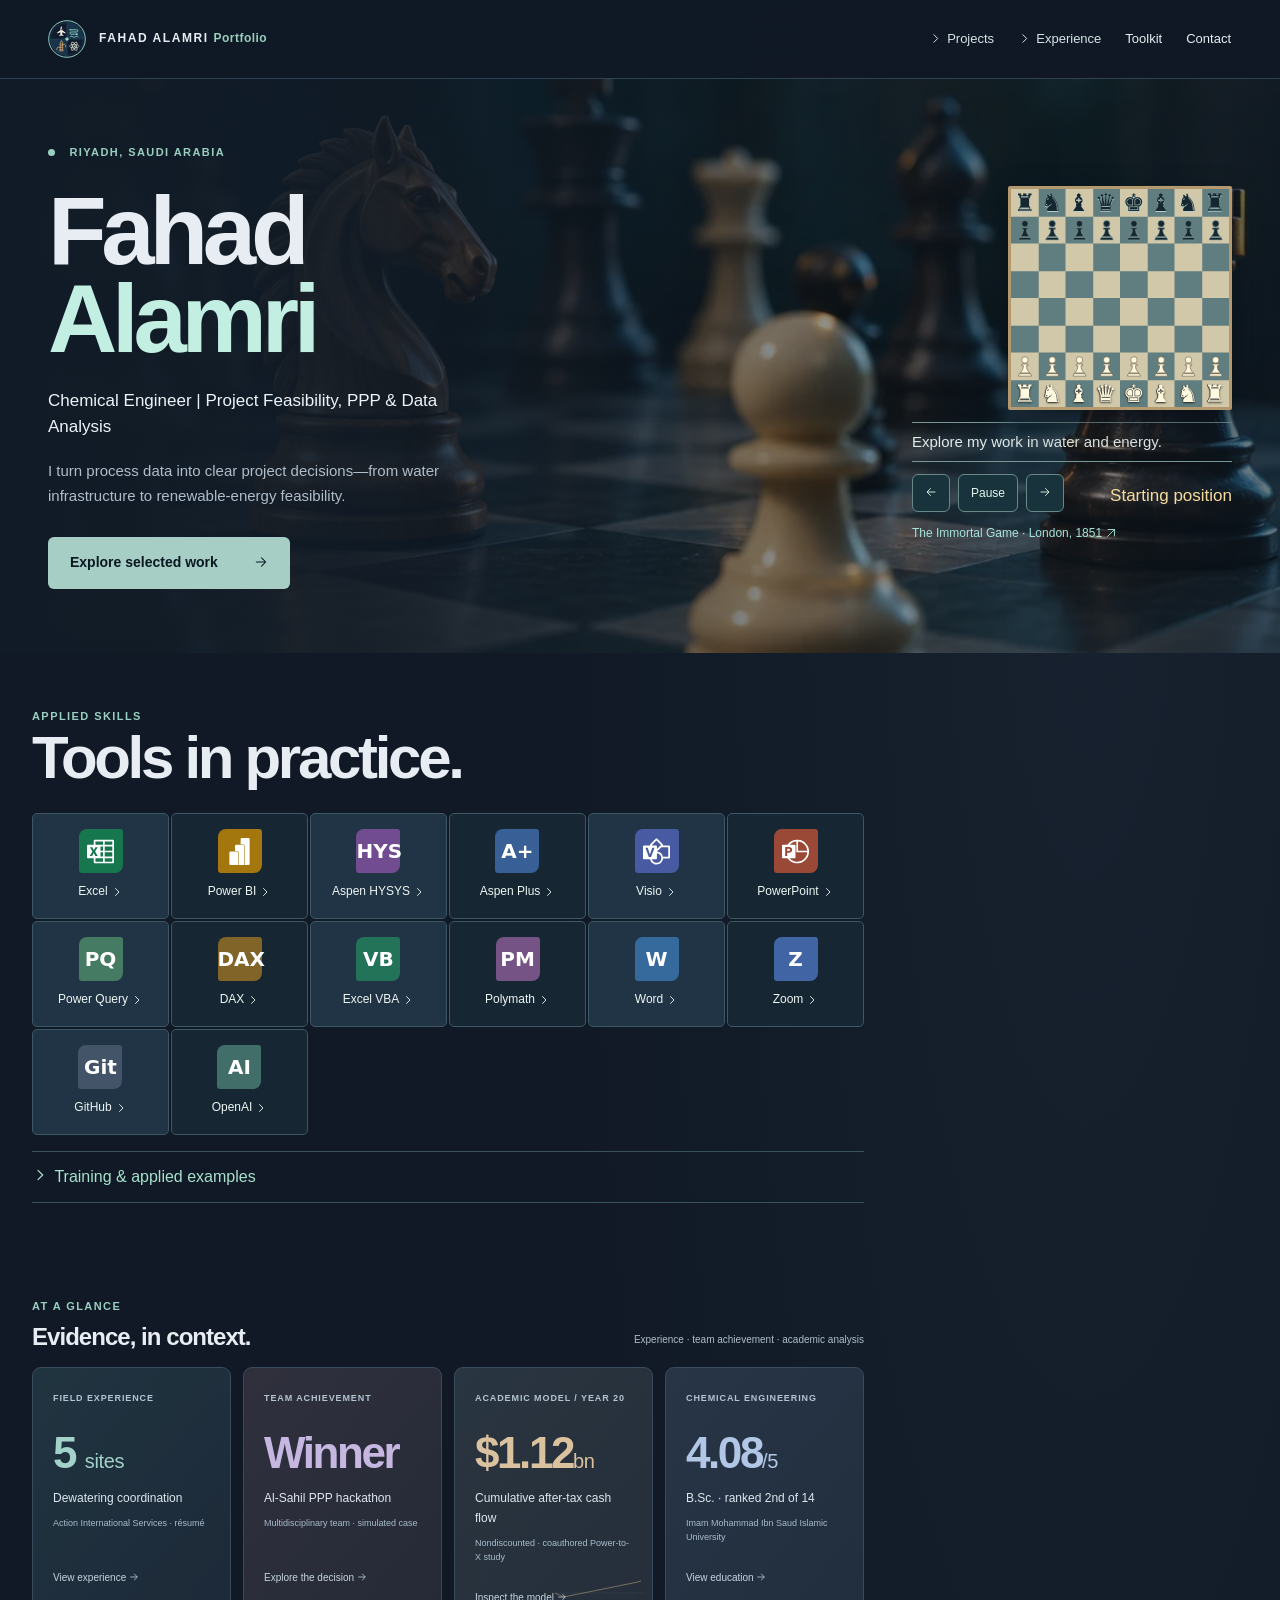
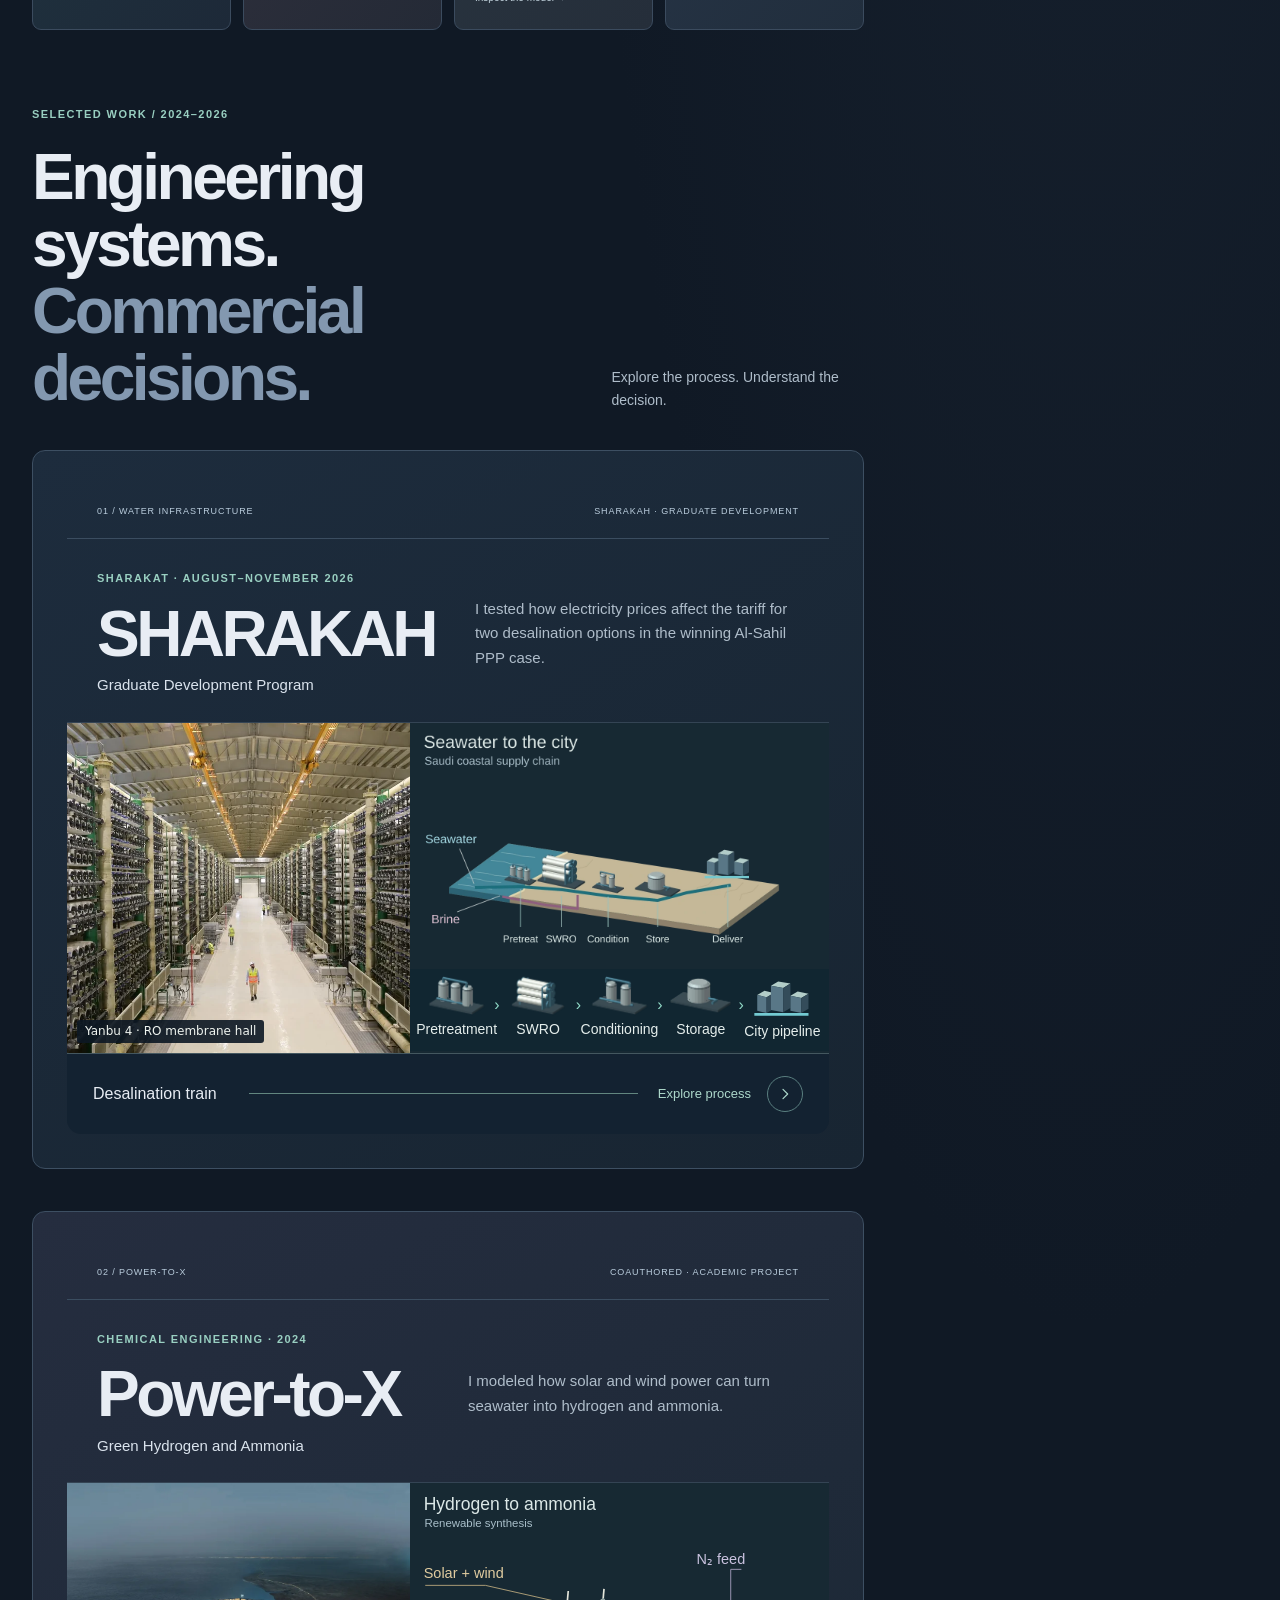
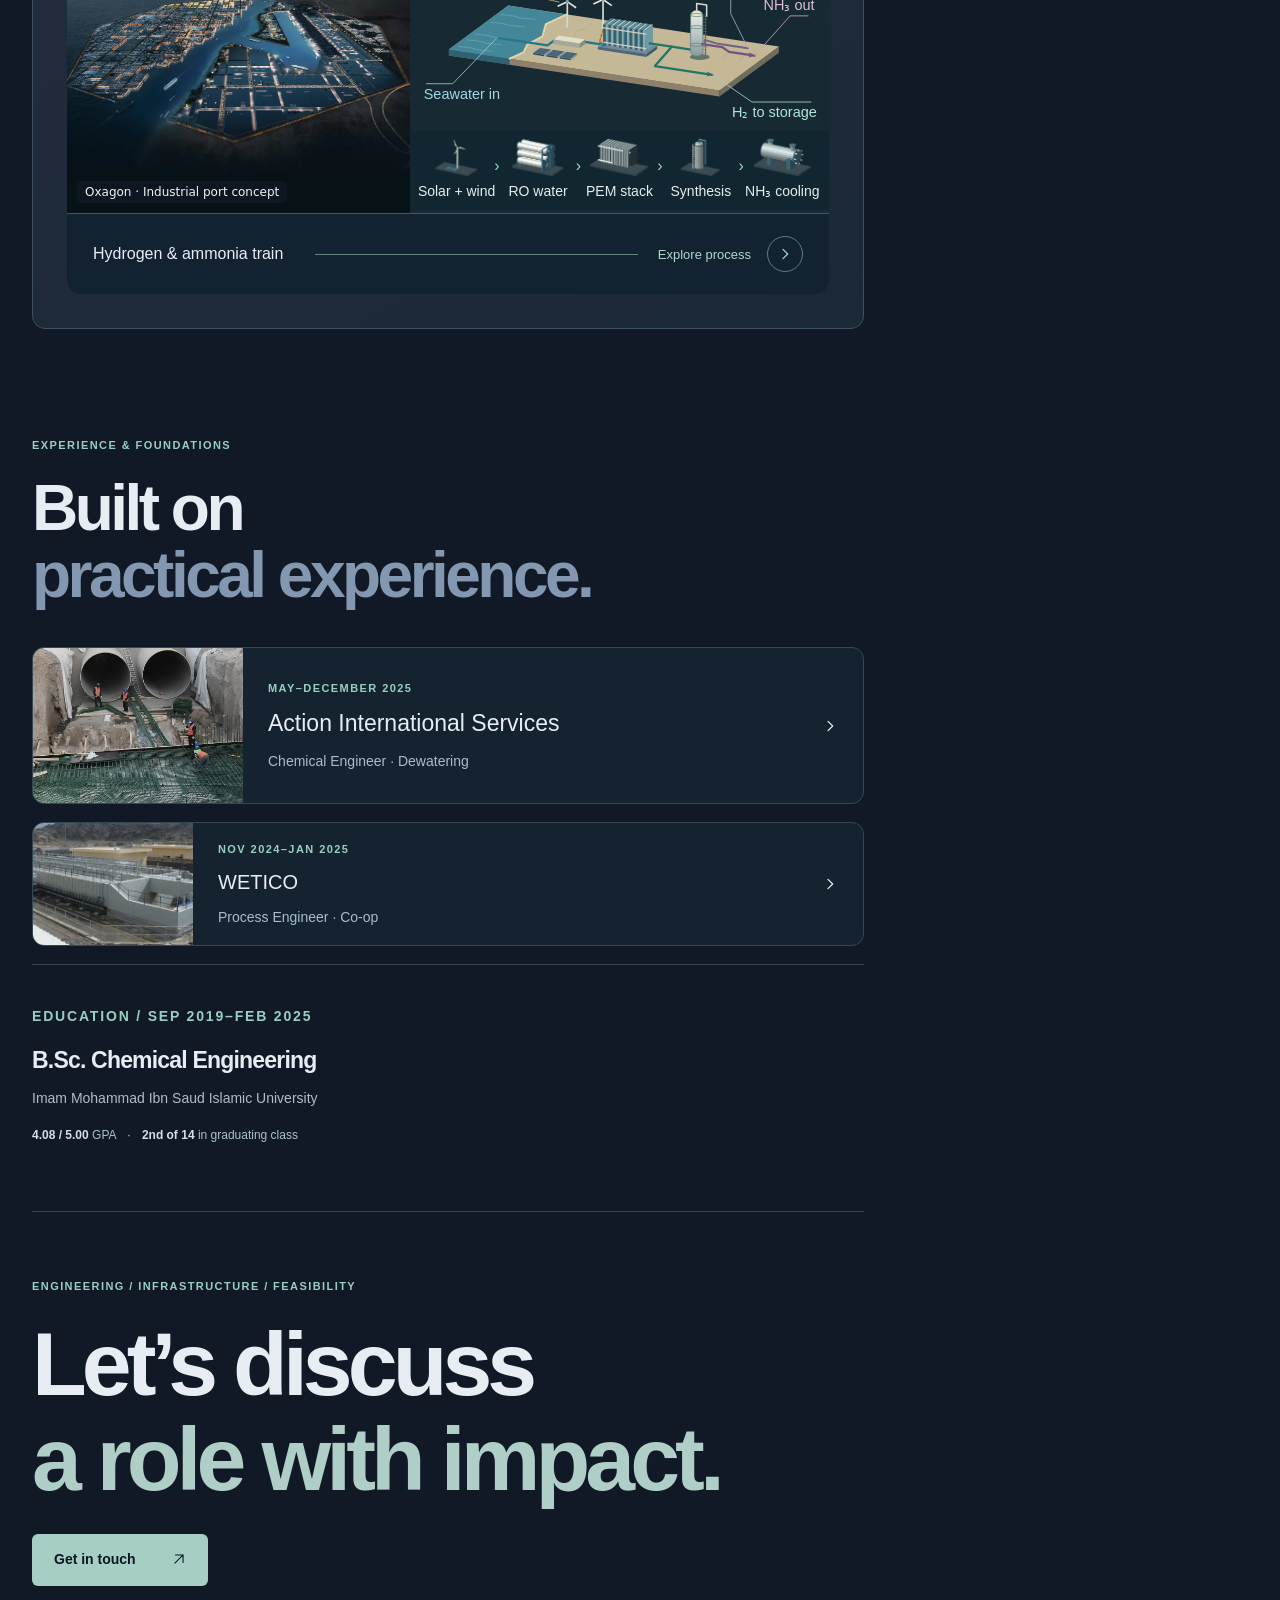
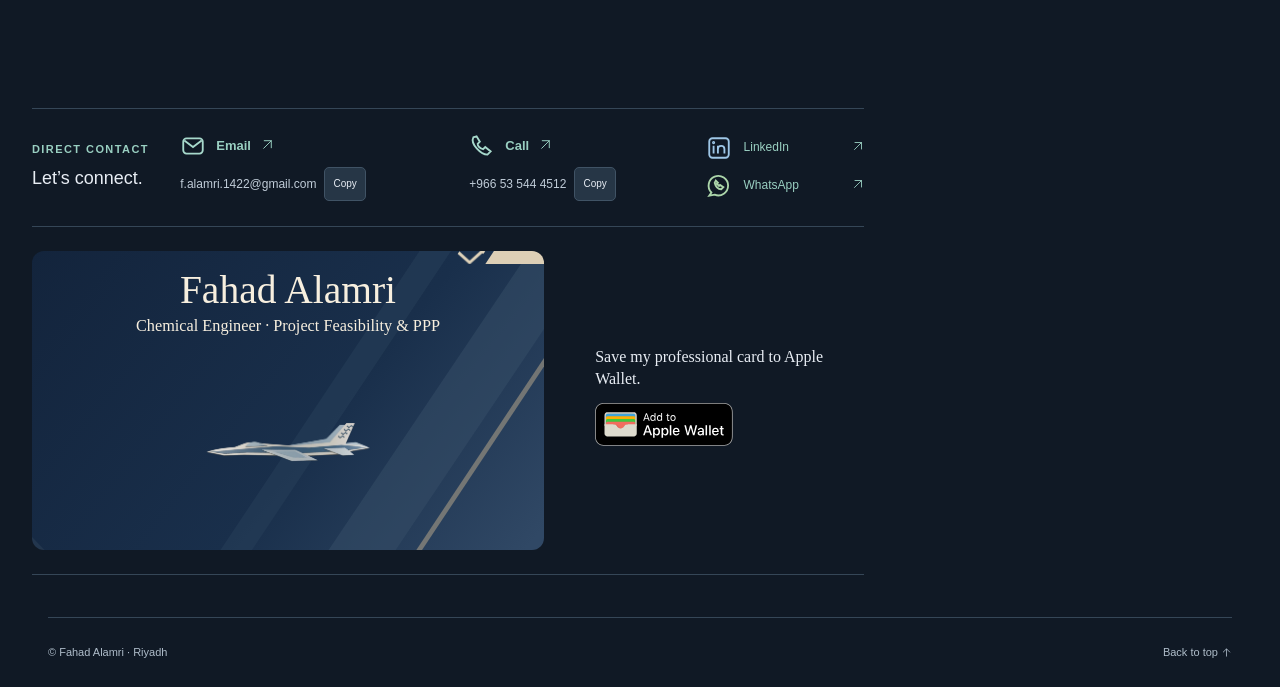
<file: index.html>
<!DOCTYPE html>

<html lang="en"><head><script src="./assets/js/site-config.js"></script><meta charset="utf-8"/><meta content="width=device-width,initial-scale=1,viewport-fit=cover" name="viewport"/><meta content="#080f1a" name="theme-color"/><meta content="Fahad Alamri — chemical engineering, water infrastructure, PPP and project feasibility. Explore selected work and interactive case models." name="description"/><title>Fahad Alamri | Portfolio</title><link href="./assets/css/portfolio.css" rel="stylesheet"/><script defer="" src="./assets/js/explorers.js"></script><link href="./assets/css/executive.css" rel="stylesheet"/><script defer="" src="./assets/study/equipment.js"></script><link href="./assets/icons/knight-180.png" rel="apple-touch-icon" sizes="180x180"/><link href="./assets/brand/industry-icon-32.png" rel="icon" sizes="32x32" type="image/png"/><link href="./assets/brand/industry-emblem.svg" rel="icon" sizes="any" type="image/svg+xml"/><link href="./site.webmanifest?v=knight1" rel="manifest"/><meta content="Fahad Alamri" name="apple-mobile-web-app-title"/><meta content="website" property="og:type"/><meta content="Fahad Alamri" property="og:site_name"/><meta content="Engineering, infrastructure &amp; feasibility" property="og:title"/><meta content="Explore Fahad Alamri’s work in water infrastructure, PPP feasibility and Power-to-X through interactive process maps and case models." property="og:description"/><meta content="https://fahad-alamri-e.github.io/F.A-Portfolio/" property="og:url"/><meta content="https://fahad-alamri-e.github.io/F.A-Portfolio/assets/atlas/chess-1024.webp" property="og:image"/><meta content="1024" property="og:image:width"/><meta content="508" property="og:image:height"/><meta content="Chess pieces on a board in midgame" property="og:image:alt"/><meta content="summary_large_image" name="twitter:card"/><meta content="Fahad Alamri · Engineering &amp; Feasibility" name="twitter:title"/><meta content="https://fahad-alamri-e.github.io/F.A-Portfolio/assets/atlas/chess-1024.webp" name="twitter:image"/><link href="./assets/css/motion.css" rel="stylesheet"/><script defer="" src="./assets/atlas/models.js"></script><link rel="stylesheet" href="./assets/atlas/coastal.css"><link rel="stylesheet" href="./assets/study/refined.css?v=industry-brand1"><script defer src="./assets/study/refined.js?v=mobile-pill1"></script><link rel="stylesheet" href="./assets/wallet/card.css?v=f15-74a9a0f8a2c6">
</head>
<body id="top"><a class="skip" href="#main">Skip to content</a><div aria-hidden="true" class="scroll-object"><svg viewBox="0 0 300 300"><g fill="none" id="scroll-geometry" stroke="currentColor" stroke-width="1.5"><path d="m150 35 95 55v110l-95 55-95-55V90Zm0 0v110m95-55-95 55-95-55m95 55v110"></path><circle cx="150" cy="145" r="90"></circle><path d="M40 230Q90 60 150 145T260 60"></path></g><text fill="currentColor" font-size="18" id="scroll-equation" x="35" y="285">Σṁin − Σṁout = dM/dt</text></svg></div><header><a aria-label="Fahad Alamri Portfolio, top" class="brand" href="#top"><img class="brand-emblem" src="./assets/brand/industry-emblem.svg" width="38" height="38" alt=""><span>FAHAD ALAMRI <span class="brand-portfolio">Portfolio</span></span></a><button class="mobile-menu" type="button" aria-label="Open menu" aria-expanded="false" aria-controls="portfolio-nav"><svg class="ui-icon icon-menu" aria-hidden="true" focusable="false"><use href="./assets/study/navigation.svg#menu"></use></svg><svg class="ui-icon icon-close" aria-hidden="true" focusable="false"><use href="./assets/study/navigation.svg#close"></use></svg></button><nav id="portfolio-nav" aria-label="Main navigation"><details><summary><svg class="ui-icon icon-chevron" aria-hidden="true" focusable="false"><use href="./assets/study/navigation.svg#chevron"></use></svg>Projects</summary><div><a data-open-project href="#sharakah">Al-Sahil PPP</a><a data-open-project href="#power-to-x">Power-to-X</a></div></details><details><summary><svg class="ui-icon icon-chevron" aria-hidden="true" focusable="false"><use href="./assets/study/navigation.svg#chevron"></use></svg>Experience</summary><div><a href="#action">Action International</a><a href="#wetico">WETICO</a></div></details><a href="#toolkit">Toolkit</a><a href="#contact">Contact</a></nav></header>
<main id="main"><section class="hero wrap match-hero"><div><p class="eyebrow"><span class="dot"></span> RIYADH, SAUDI ARABIA</p><h1>Fahad<br/><span>Alamri</span></h1><p class="headline">Chemical Engineer | Project Feasibility, PPP &amp; Data Analysis</p><p class="intro">I turn process data into clear project decisions—from water infrastructure to renewable-energy feasibility.</p><a class="button primary" href="#work">Explore selected work <span><svg class="ui-icon icon-right" aria-hidden="true" focusable="false"><use href="./assets/study/navigation.svg#right"></use></svg></span></a></div><aside class="replay"><div id="board" role="img" aria-label="Chess replay"></div><p class="hero-caption">Explore my work in water and energy.</p><div class="playbar"><button id="prev" aria-label="Previous move"><svg class="ui-icon icon-left" aria-hidden="true" focusable="false"><use href="./assets/study/navigation.svg#left"></use></svg></button><button id="toggle">Pause</button><button id="next" aria-label="Next move"><svg class="ui-icon icon-right" aria-hidden="true" focusable="false"><use href="./assets/study/navigation.svg#right"></use></svg></button><output id="notation"></output></div><a class="game-credit" href="https://www.chessworld.net/chessclubs/openingguide/immortal-game.asp">The Immortal Game · London, 1851 <svg class="ui-icon icon-external" aria-hidden="true" focusable="false"><use href="./assets/study/navigation.svg#external"></use></svg></a></aside></section>
<section class="wrap workshop" id="toolkit"><p class="eyebrow">APPLIED SKILLS</p><h2>Tools in practice.</h2><div class="toolgrid"></div><details class="training-note" id="training"><summary><svg class="ui-icon icon-chevron" aria-hidden="true" focusable="false"><use href="./assets/study/navigation.svg#chevron"></use></svg>Training &amp; applied examples</summary><p>PPP, contract and procurement management, and financial modeling with Excel and Power BI.</p><p>Five Zoom sessions covered Excel, Power BI, data analysis, reporting and dashboards.</p><dl><dt>Transactions tracker</dt><dd>Excel VBA timestamps, row controls and monthly status totals.</dd><dt>Workplace risk</dt><dd>A 5 × 5 likelihood–severity matrix for comparing initial and residual risk.</dd><dt>AI providers</dt><dd>OpenAI · Anthropic · Google</dd></dl></details></section><section aria-labelledby="snapshot-title" class="executive wrap"><div class="dashboard-top"><div><p class="eyebrow">AT A GLANCE</p><h2 id="snapshot-title">Evidence, in context.</h2></div><p>Experience · team achievement · academic analysis</p></div><div class="bento"><a class="bento-card experience-proof" href="#experience"><span class="micro-label">FIELD EXPERIENCE</span><strong>5 <small>sites</small></strong><p>Dewatering coordination</p><span class="source-note">Action International Services · résumé</span><span class="card-link">View experience <svg class="ui-icon icon-right" aria-hidden="true" focusable="false"><use href="./assets/study/navigation.svg#right"></use></svg></span></a><a class="bento-card award-proof" href="#sharakah"><span class="micro-label">TEAM ACHIEVEMENT</span><strong>Winner</strong><p>Al-Sahil PPP hackathon</p><span class="source-note">Multidisciplinary team · simulated case</span><span class="card-link">Explore the decision <svg class="ui-icon icon-right" aria-hidden="true" focusable="false"><use href="./assets/study/navigation.svg#right"></use></svg></span></a><a class="bento-card model-proof" href="#power-to-x"><span class="micro-label">ACADEMIC MODEL / YEAR 20</span><strong>$1.12<small>bn</small></strong><p>Cumulative after-tax cash flow</p><span class="source-note">Nondiscounted · coauthored Power-to-X study</span><svg aria-hidden="true" class="mini-trend" viewBox="0 0 230 45"><path class="zero" d="M0 32.70H230"></path><path d="M0.00,32.78 11.00,37.69 22.00,43.00 33.00,40.78 44.00,38.55 55.00,36.33 66.00,34.11 77.00,31.88 88.00,29.66 99.00,27.44 110.00,25.21 121.00,22.99 132.00,20.77 143.00,18.54 154.00,16.32 165.00,14.10 176.00,11.87 187.00,9.65 198.00,7.43 209.00,5.20 220.00,2.00"></path></svg><span class="card-link">Inspect the model <svg class="ui-icon icon-right" aria-hidden="true" focusable="false"><use href="./assets/study/navigation.svg#right"></use></svg></span></a><a class="bento-card education-proof" href="#education"><span class="micro-label">CHEMICAL ENGINEERING</span><strong>4.08<small>/5</small></strong><p>B.Sc. · ranked 2nd of 14</p><span class="source-note">Imam Mohammad Ibn Saud Islamic University</span><span class="card-link">View education <svg class="ui-icon icon-right" aria-hidden="true" focusable="false"><use href="./assets/study/navigation.svg#right"></use></svg></span></a></div></section>
<section class="work wrap" id="work"><div class="section-heading"><div><p class="eyebrow">SELECTED WORK / 2024–2026</p><h2>Engineering systems.<br/><span class="muted">Commercial decisions.</span></h2></div><p>Explore the process. Understand the decision.</p></div>
<article class="project water" id="sharakah"><div class="project-overline"><span>01 / WATER INFRASTRUCTURE</span><span>SHARAKAH · GRADUATE DEVELOPMENT</span></div><div class="project-intro"><div><p class="eyebrow">SHARAKAT · AUGUST–NOVEMBER 2026</p><h3>SHARAKAH</h3><p class="subtitle">Graduate Development Program</p></div><div><p>I tested how electricity prices affect the tariff for two desalination options in the winning Al-Sahil PPP case.</p><div class="tags"><span>PPP feasibility</span><span>Excel modeling</span><span>Power BI</span></div></div></div>
<details class="project-expand" id="water-case"><summary class="project-cover"><span class="cover-media"><img loading="lazy" decoding="async" width="960" height="640" src="./assets/atlas/sharakat-yanbu-960.webp" srcset="./assets/atlas/sharakat-yanbu-480.webp 480w, ./assets/atlas/sharakat-yanbu-960.webp 960w" sizes="(max-width:650px) 94vw, 540px" alt="A technician walking between rows of reverse osmosis pressure vessels at the Yanbu 4 desalination plant."><span class="photo-caption">Yanbu 4 · RO membrane hall</span></span><span class="cover-sculpture"><span class="model-viewport"><img width="550" height="320" loading="lazy" decoding="async" src="./assets/study/supply-view.webp" alt="Saudi coastal concept showing seawater entering a reverse-osmosis membrane rack, treated water delivery and brine discharge."></span><span class="plant-line"><span><img src="./assets/study/pretreat.svg" loading="lazy" alt=""><b>Pretreatment</b></span><span><img src="./assets/study/membrane.svg" loading="lazy" alt=""><b>SWRO</b></span><span><img src="./assets/study/finish.svg" loading="lazy" alt=""><b>Conditioning</b></span><span><img src="./assets/study/delivery.svg" loading="lazy" alt=""><b>Storage</b></span><span><img src="./assets/study/city.svg" loading="lazy" alt=""><b>City pipeline</b></span></span></span><span class="cover-footer"><span>Desalination train</span><span class="cover-action"><span class="closed-word">Explore process</span><span class="open-word">Close process</span><b aria-hidden="true" class="plus"><svg class="ui-icon icon-chevron" aria-hidden="true" focusable="false"><use href="./assets/study/navigation.svg#chevron"></use></svg></b></span></span></summary><div class="project-interior"><section class="scene-reading"><h4>Seawater reverse osmosis</h4><p>Pressurized seawater passes through a membrane bank. The permeate goes to conditioning, storage and delivery to the off-taker. The concentrate carries the rejected salt.</p><details class="scene-notes"><summary><svg class="ui-icon icon-chevron" aria-hidden="true" focusable="false"><use href="./assets/study/navigation.svg#chevron"></use></svg>Explore the Saudi setting &amp; streams</summary><img class="country-view" loading="lazy" width="560" height="335" src="./assets/atlas/saudi-coast.svg" alt="Saudi Arabia between the Red Sea to the west and the Arabian Gulf to the east."><p><a href="https://energyrecovery.com/pressure-exchangers/high-pressure-px/">High-pressure PX equipment reference <svg class="ui-icon icon-external" aria-hidden="true" focusable="false"><use href="./assets/study/navigation.svg#external"></use></svg></a></p><p>The Saudi Water Academy supply-chain reference connects production, transmission, storage and distribution. The Al-Sahil case focuses on production and delivery to the off-taker.</p><p>Saudi Arabia provides the geographic reference. The scene illustrates a coastal concept and represents no specific site.</p><p>Yanbu 4’s reverse osmosis membrane hall is an engineering reference for the Al-Sahil case study. Photograph by <a href="https://www.sharakat.com.sa/company-portfolio/yanbu-4/">SHARAKAT <svg class="ui-icon icon-external" aria-hidden="true" focusable="false"><use href="./assets/study/navigation.svg#external"></use></svg></a>.</p></details></section><div class="project-proof"><div><span>CHALLENGE</span><p>Choose a desalination option for a simulated PPP.</p></div><div><span>MY WORK</span><p><strong>Excel electricity-price sensitivity</strong> on water tariffs.</p></div><div><span>TEAM OUTCOME</span><p><strong>Recommended A · won the hackathon.</strong></p></div></div><section aria-label="Interactive water process" class="process-explorer" data-process="water" id="water-process"><div class="diagram-heading"><div><p class="eyebrow">INTERACTIVE PROCESS MAP</p><h4>From seawater to the off-taker.</h4></div></div><div aria-label="Desalination option" class="option-switch" role="group"><button aria-pressed="true" data-option="a" type="button">A · Conventional SWRO</button><button aria-pressed="false" data-option="b" type="button">B · Expanded modular SWRO</button></div><div class="stream-legend"><span class="legend-water">Water</span><span class="legend-energy">Electricity / recovered energy</span><span class="legend-brine">Concentrate</span></div><p class="map-hint">Select equipment to see its role.</p><div class="process-canvas"><svg aria-label="water process, select equipment for details" class="technical-svg desktop-flow" role="group" viewBox="0 0 1110 550" xmlns="http://www.w3.org/2000/svg"><defs><marker id="water-d-water" markerHeight="7" markerWidth="7" orient="auto" refX="6" refY="3.5"><path d="M0 0 7 3.5 0 7Z" fill="#8bc9df"></path></marker><marker id="water-d-energy" markerHeight="7" markerWidth="7" orient="auto" refX="6" refY="3.5"><path d="M0 0 7 3.5 0 7Z" fill="#d9b889"></path></marker><marker id="water-d-hydrogen" markerHeight="7" markerWidth="7" orient="auto" refX="6" refY="3.5"><path d="M0 0 7 3.5 0 7Z" fill="#91c9bc"></path></marker><marker id="water-d-nitrogen" markerHeight="7" markerWidth="7" orient="auto" refX="6" refY="3.5"><path d="M0 0 7 3.5 0 7Z" fill="#aaa8d8"></path></marker><marker id="water-d-product" markerHeight="7" markerWidth="7" orient="auto" refX="6" refY="3.5"><path d="M0 0 7 3.5 0 7Z" fill="#c5aad5"></path></marker><marker id="water-d-brine" markerHeight="7" markerWidth="7" orient="auto" refX="6" refY="3.5"><path d="M0 0 7 3.5 0 7Z" fill="#b397a8"></path></marker></defs><path class="pipe water" d="M180 269H203" data-stream="water" fill="none" marker-end="url(#water-d-water)" stroke="#8bc9df" stroke-width="2"></path><path class="flow-pulse" d="M180 269H203" data-stream="water" fill="none" stroke="#8bc9df" stroke-width="3"></path><path class="pipe water" d="M360 269H383" data-stream="water" fill="none" marker-end="url(#water-d-water)" stroke="#8bc9df" stroke-width="2"></path><path class="flow-pulse" d="M360 269H383" data-stream="water" fill="none" stroke="#8bc9df" stroke-width="3"></path><path class="pipe water" d="M540 269H563" data-stream="water" fill="none" marker-end="url(#water-d-water)" stroke="#8bc9df" stroke-width="2"></path><path class="flow-pulse" d="M540 269H563" data-stream="water" fill="none" stroke="#8bc9df" stroke-width="3"></path><path class="pipe water" d="M720 269H743" data-stream="water" fill="none" marker-end="url(#water-d-water)" stroke="#8bc9df" stroke-width="2"></path><path class="flow-pulse" d="M720 269H743" data-stream="water" fill="none" stroke="#8bc9df" stroke-width="3"></path><path class="pipe water" d="M900 269H923" data-stream="water" fill="none" marker-end="url(#water-d-water)" stroke="#8bc9df" stroke-width="2"></path><path class="flow-pulse" d="M900 269H923" data-stream="water" fill="none" stroke="#8bc9df" stroke-width="3"></path><path class="pipe energy" d="M465 148V213" data-stream="energy" fill="none" marker-end="url(#water-d-energy)" stroke="#d9b889" stroke-width="2"></path><path class="flow-pulse" d="M465 148V213" data-stream="energy" fill="none" stroke="#d9b889" stroke-width="3"></path><path class="pipe brine" d="M645 318V393" data-stream="brine" fill="none" marker-end="url(#water-d-brine)" stroke="#b397a8" stroke-width="2"></path><path class="flow-pulse" d="M645 318V393" data-stream="brine" fill="none" stroke="#b397a8" stroke-width="3"></path><path class="pipe brine" d="M720 449H923" data-stream="brine" fill="none" marker-end="url(#water-d-brine)" stroke="#b397a8" stroke-width="2"></path><path class="flow-pulse" d="M720 449H923" data-stream="brine" fill="none" stroke="#b397a8" stroke-width="3"></path><path class="pipe energy" d="M570 449H465V325" data-stream="energy" fill="none" marker-end="url(#water-d-energy)" stroke="#d9b889" stroke-width="2"></path><path class="flow-pulse" d="M570 449H465V325" data-stream="energy" fill="none" stroke="#d9b889" stroke-width="3"></path><text class="flow-note" x="30" y="190">SEAWATER</text><text class="flow-note" x="750" y="365">PERMEATE → POTABLE WATER</text><g aria-label="Seawater intake: show process details" class="equipment" data-unit="intake" role="button" style="--unit:#8bc9df" tabindex="0" transform="translate(30,220)"><rect class="equipment-hit" width="150" height="98" rx="8"/><image href="./assets/study/intake.svg" x="18" width="110" height="55"/><text class="unit-title" x="12" y="64">Seawater intake</text><text class="unit-sub" x="12" y="83">Source water</text></g><g aria-label="Pretreatment: show process details" class="equipment" data-unit="pretreat" role="button" style="--unit:#8bc9df" tabindex="0" transform="translate(210,220)"><rect class="equipment-hit" width="150" height="98" rx="8"/><image href="./assets/study/pretreat.svg" x="18" width="110" height="55"/><text class="unit-title" x="12" y="64">Pretreatment</text><text class="unit-sub" x="12" y="83">Protect membranes</text></g><g aria-label="High-pressure pump: show process details" class="equipment" data-unit="pressure" role="button" style="--unit:#d9b889" tabindex="0" transform="translate(390,220)"><rect class="equipment-hit" width="150" height="98" rx="8"/><image href="./assets/study/pressure.svg" x="18" width="110" height="55"/><text class="unit-title" x="12" y="64">High-pressure pump</text><text class="unit-sub" x="12" y="83">Drive separation</text></g><g aria-label="SWRO membranes: show process details" class="equipment" data-unit="membrane"" role="button" style="--unit:#8bc9df" tabindex="0" transform="translate(570,220)"><rect class="equipment-hit" width="150" height="98" rx="8"/><image href="./assets/study/membrane.svg" x="18" width="110" height="55"/><text class="unit-title" x="12" y="64">SWRO membranes</text><text class="unit-sub" x="12" y="83">Salt separation</text></g><g aria-label="Post-treatment: show process details" class="equipment" data-unit="finish" role="button" style="--unit:#8bc9df" tabindex="0" transform="translate(750,220)"><rect class="equipment-hit" width="150" height="98" rx="8"/><image href="./assets/study/finish.svg" x="18" width="110" height="55"/><text class="unit-title" x="12" y="64">Post-treatment</text><text class="unit-sub" x="12" y="83">Water quality</text></g><g aria-label="Storage &amp; delivery: show process details" class="equipment" data-unit="delivery" role="button" style="--unit:#c5aad5" tabindex="0" transform="translate(930,220)"><rect class="equipment-hit" width="150" height="98" rx="8"/><image href="./assets/study/delivery.svg" x="18" width="110" height="55"/><text class="unit-title" x="12" y="64">Storage &amp; delivery</text><text class="unit-sub" x="12" y="83">Off-taker interface</text></g><g aria-label="Electricity supply: show process details" class="equipment" data-unit="power" role="button" style="--unit:#d9b889" tabindex="0" transform="translate(390,50)"><rect class="equipment-hit" width="150" height="98" rx="8"/><image href="./assets/study/power.svg" x="18" width="110" height="55"/><text class="unit-title" x="12" y="64">Electricity supply</text><text class="unit-sub" x="12" y="83">Tariff sensitivity</text></g><g aria-label="Energy recovery: show process details" class="equipment" data-unit="recovery" role="button" style="--unit:#d9b889" tabindex="0" transform="translate(570,400)"><rect class="equipment-hit" width="150" height="98" rx="8"/><image href="./assets/study/recovery.svg" x="18" width="110" height="55"/><text class="unit-title" x="12" y="64">Energy recovery</text><text class="unit-sub" x="12" y="83">Recover brine pressure</text></g><g aria-label="Concentrate outfall: show process details" class="equipment" data-unit="outfall" role="button" style="--unit:#b397a8" tabindex="0" transform="translate(930,400)"><rect class="equipment-hit" width="150" height="98" rx="8"/><image href="./assets/study/outfall.svg" x="18" width="110" height="55"/><text class="unit-title" x="12" y="64">Concentrate outfall</text><text class="unit-sub" x="12" y="83">Environmental controls</text></g></svg><svg aria-label="water process, select equipment for details" class="technical-svg mobile-flow" role="group" viewBox="0 0 455 930" xmlns="http://www.w3.org/2000/svg"><defs><marker id="water-m-water" markerHeight="7" markerWidth="7" orient="auto" refX="6" refY="3.5"><path d="M0 0 7 3.5 0 7Z" fill="#8bc9df"></path></marker><marker id="water-m-energy" markerHeight="7" markerWidth="7" orient="auto" refX="6" refY="3.5"><path d="M0 0 7 3.5 0 7Z" fill="#d9b889"></path></marker><marker id="water-m-hydrogen" markerHeight="7" markerWidth="7" orient="auto" refX="6" refY="3.5"><path d="M0 0 7 3.5 0 7Z" fill="#91c9bc"></path></marker><marker id="water-m-nitrogen" markerHeight="7" markerWidth="7" orient="auto" refX="6" refY="3.5"><path d="M0 0 7 3.5 0 7Z" fill="#aaa8d8"></path></marker><marker id="water-m-product" markerHeight="7" markerWidth="7" orient="auto" refX="6" refY="3.5"><path d="M0 0 7 3.5 0 7Z" fill="#c5aad5"></path></marker><marker id="water-m-brine" markerHeight="7" markerWidth="7" orient="auto" refX="6" refY="3.5"><path d="M0 0 7 3.5 0 7Z" fill="#b397a8"></path></marker></defs><path class="pipe water" d="M185 99H238" data-stream="water" fill="none" marker-end="url(#water-m-water)" stroke="#8bc9df" stroke-width="2"></path><path class="flow-pulse" d="M185 99H238" data-stream="water" fill="none" stroke="#8bc9df" stroke-width="3"></path><path class="pipe water" d="M320 148V190H110V223" data-stream="water" fill="none" marker-end="url(#water-m-water)" stroke="#8bc9df" stroke-width="2"></path><path class="flow-pulse" d="M320 148V190H110V223" data-stream="water" fill="none" stroke="#8bc9df" stroke-width="3"></path><path class="pipe water" d="M185 279H238" data-stream="water" fill="none" marker-end="url(#water-m-water)" stroke="#8bc9df" stroke-width="2"></path><path class="flow-pulse" d="M185 279H238" data-stream="water" fill="none" stroke="#8bc9df" stroke-width="3"></path><path class="pipe water" d="M320 328V370H110V403" data-stream="water" fill="none" marker-end="url(#water-m-water)" stroke="#8bc9df" stroke-width="2"></path><path class="flow-pulse" d="M320 328V370H110V403" data-stream="water" fill="none" stroke="#8bc9df" stroke-width="3"></path><path class="pipe water" d="M185 459H238" data-stream="water" fill="none" marker-end="url(#water-m-water)" stroke="#8bc9df" stroke-width="2"></path><path class="flow-pulse" d="M185 459H238" data-stream="water" fill="none" stroke="#8bc9df" stroke-width="3"></path><path class="pipe energy" d="M35 639H15V279H28" data-stream="energy" fill="none" marker-end="url(#water-m-energy)" stroke="#d9b889" stroke-width="2"></path><path class="flow-pulse" d="M35 639H15V279H28" data-stream="energy" fill="none" stroke="#d9b889" stroke-width="3"></path><path class="pipe brine" d="M395 279H430V560H320V583" data-stream="brine" fill="none" marker-end="url(#water-m-brine)" stroke="#b397a8" stroke-width="2"></path><path class="flow-pulse" d="M395 279H430V560H320V583" data-stream="brine" fill="none" stroke="#b397a8" stroke-width="3"></path><path class="pipe brine" d="M320 688V763" data-stream="brine" fill="none" marker-end="url(#water-m-brine)" stroke="#b397a8" stroke-width="2"></path><path class="flow-pulse" d="M320 688V763" data-stream="brine" fill="none" stroke="#b397a8" stroke-width="3"></path><path class="pipe energy" d="M245 639H220V350H110V335" data-stream="energy" fill="none" marker-end="url(#water-m-energy)" stroke="#d9b889" stroke-width="2"></path><path class="flow-pulse" d="M245 639H220V350H110V335" data-stream="energy" fill="none" stroke="#d9b889" stroke-width="3"></path><text class="flow-note" x="35" y="30">SEAWATER</text><text class="flow-note" x="35" y="390">PERMEATE</text><g aria-label="Seawater intake: show process details" class="equipment" data-unit="intake" role="button" style="--unit:#8bc9df" tabindex="0" transform="translate(35,50)"><rect class="equipment-hit" width="150" height="98" rx="8"/><image href="./assets/study/intake.svg" x="18" width="110" height="55"/><text class="unit-title" x="12" y="64">Seawater intake</text><text class="unit-sub" x="12" y="83">Source water</text></g><g aria-label="Pretreatment: show process details" class="equipment" data-unit="pretreat" role="button" style="--unit:#8bc9df" tabindex="0" transform="translate(245,50)"><rect class="equipment-hit" width="150" height="98" rx="8"/><image href="./assets/study/pretreat.svg" x="18" width="110" height="55"/><text class="unit-title" x="12" y="64">Pretreatment</text><text class="unit-sub" x="12" y="83">Protect membranes</text></g><g aria-label="High-pressure pump: show process details" class="equipment" data-unit="pressure" role="button" style="--unit:#d9b889" tabindex="0" transform="translate(35,230)"><rect class="equipment-hit" width="150" height="98" rx="8"/><image href="./assets/study/pressure.svg" x="18" width="110" height="55"/><text class="unit-title" x="12" y="64">High-pressure pump</text><text class="unit-sub" x="12" y="83">Drive separation</text></g><g aria-label="SWRO membranes: show process details" class="equipment" data-unit="membrane"" role="button" style="--unit:#8bc9df" tabindex="0" transform="translate(245,230)"><rect class="equipment-hit" width="150" height="98" rx="8"/><image href="./assets/study/membrane.svg" x="18" width="110" height="55"/><text class="unit-title" x="12" y="64">SWRO membranes</text><text class="unit-sub" x="12" y="83">Salt separation</text></g><g aria-label="Post-treatment: show process details" class="equipment" data-unit="finish" role="button" style="--unit:#8bc9df" tabindex="0" transform="translate(35,410)"><rect class="equipment-hit" width="150" height="98" rx="8"/><image href="./assets/study/finish.svg" x="18" width="110" height="55"/><text class="unit-title" x="12" y="64">Post-treatment</text><text class="unit-sub" x="12" y="83">Water quality</text></g><g aria-label="Storage &amp; delivery: show process details" class="equipment" data-unit="delivery" role="button" style="--unit:#c5aad5" tabindex="0" transform="translate(245,410)"><rect class="equipment-hit" width="150" height="98" rx="8"/><image href="./assets/study/delivery.svg" x="18" width="110" height="55"/><text class="unit-title" x="12" y="64">Storage &amp; delivery</text><text class="unit-sub" x="12" y="83">Off-taker interface</text></g><g aria-label="Electricity supply: show process details" class="equipment" data-unit="power" role="button" style="--unit:#d9b889" tabindex="0" transform="translate(35,590)"><rect class="equipment-hit" width="150" height="98" rx="8"/><image href="./assets/study/power.svg" x="18" width="110" height="55"/><text class="unit-title" x="12" y="64">Electricity supply</text><text class="unit-sub" x="12" y="83">Tariff sensitivity</text></g><g aria-label="Energy recovery: show process details" class="equipment" data-unit="recovery" role="button" style="--unit:#d9b889" tabindex="0" transform="translate(245,590)"><rect class="equipment-hit" width="150" height="98" rx="8"/><image href="./assets/study/recovery.svg" x="18" width="110" height="55"/><text class="unit-title" x="12" y="64">Energy recovery</text><text class="unit-sub" x="12" y="83">Recover brine pressure</text></g><g aria-label="Concentrate outfall: show process details" class="equipment" data-unit="outfall" role="button" style="--unit:#b397a8" tabindex="0" transform="translate(245,770)"><rect class="equipment-hit" width="150" height="98" rx="8"/><image href="./assets/study/outfall.svg" x="18" width="110" height="55"/><text class="unit-title" x="12" y="64">Concentrate outfall</text><text class="unit-sub" x="12" y="83">Environmental controls</text></g></svg></div><div class="diagram-bottom"><div aria-live="polite" class="unit-inspector"><strong>Seawater intake</strong><p>The feed enters the treatment chain. Select a piece of equipment to explore its role and the decision it informs.</p></div><div class="process-readout"><span class="micro-label" id="water-option-label">OPTION A / CONVENTIONAL SWRO</span><div class="readout-values"><p><strong id="process-intensity">3.20</strong><span>kWh/m³ · electricity intensity</span></p><p><strong id="process-tariff">7.30</strong><span>SAR/m³ · at SAR 0.28/kWh</span></p></div><p id="option-note">Full capacity from the start; lower modeled full-cost tariff than fully expanded B.</p></div></div><details class="diagram-assumptions"><summary><svg class="ui-icon icon-chevron" aria-hidden="true" focusable="false"><use href="./assets/study/navigation.svg#chevron"></use></svg>Diagram scope &amp; assumptions</summary><p class="diagram-note">Illustrative SWRO process map, not a plant P&amp;ID. A and B share this treatment chain; their configuration and economics differ. The team also evaluated a thermal hybrid. Expanded B represents a full year after expansion acceptance.</p></details></section><details class="case"><summary><span>Program journey &amp; project notes</span><span aria-hidden="true" class="plus"><svg class="ui-icon icon-chevron" aria-hidden="true" focusable="false"><use href="./assets/study/navigation.svg#chevron"></use></svg></span></summary><div class="case-body"><div class="story-grid"><div><p class="eyebrow">THE LEARNING JOURNEY</p><h4>Seeing the whole project.</h4><p>I studied how technical feasibility, project finance, procurement, payment mechanisms, and risk allocation shaped decisions for the organization buying the water. Excel supported scenario modeling; Power BI training supported clear reporting.</p></div><div><p class="eyebrow">AL-SAHIL / SIMULATED PPP CASE</p><h4>A decision with trade-offs.</h4><p>Our team compared conventional seawater reverse osmosis, modular SWRO, and a thermal hybrid. I modeled the impact of electricity prices on water tariffs in Excel. Our multidisciplinary team evaluated the options, recommended Option A, and won the hackathon.</p><p>Option A offered full capacity from the start and remained cheaper than fully expanded Option B in the modeled comparison. Option B used less electricity per cubic metre.</p></div></div>
<p class="credit">Technical context: <a href="https://www.dupont.com/content/dam/water/amer/us/en/water/public/documents/en/RO-NF-FilmTec-Manual-45-D01504-en.pdf">DuPont FilmTec technical manual <svg class="ui-icon icon-external" aria-hidden="true" focusable="false"><use href="./assets/study/navigation.svg#external"></use></svg></a>. Case data and final decision: AlSahil 4.0, E2 Energy Challenge; final deck slides 8, 26 and 28.</p></div></details><section class="mixlab" id="mix"><p class="eyebrow">AL-SAHIL · ENERGY MIX</p><h4>What powers a cubic metre?</h4><div id="mix-ui"></div></section><div class="lab"><div class="lab-heading"><div><p class="eyebrow">INTERACTIVE CASE EXPLORER</p><h4>What happens when electricity costs change?</h4></div><span class="pill">SIMULATED CASE</span></div><p class="small">Change electricity prices and the payment deadband. Full-cost tariffs show the cost impact; indexed-payment tariffs show the modeled adjustment after the deadband.</p><noscript><p>Enable JavaScript to adjust scenarios. The verified baseline comparison remains available below.</p></noscript><div class="interactive" hidden=""><div class="lab-grid"><form class="controls" id="water-form"><label for="electricity">Electricity price <output id="electricity-value">0.220 SAR/kWh</output></label><input id="electricity" max="0.60" min="0.10" step="0.005" type="range" value="0.22"/><label for="deadband">Payment deadband <output id="deadband-value">5%</output></label><input id="deadband" max="15" min="0" step="1" type="range" value="5"/><p class="small">A share of the change from SAR 0.22/kWh is retained by the project company before payment indexation applies.</p><label for="tariff-view">Chart view</label><select id="tariff-view"><option value="cost">Full-cost tariff</option><option value="payment">Indexed-payment tariff</option></select><div class="button-row"><button data-water="event" type="button">Event Card 2 <svg aria-hidden="true" fill="none" height="14" stroke="currentColor" stroke-width="1.5" style="display:inline-block;vertical-align:middle" viewBox="0 0 20 20" width="14"><path d="M4 16 16 4M4 4h12v12"></path></svg></button><button type="reset">Reset</button></div><p class="small">Event Card 2: SAR 0.28/kWh, 5% deadband.</p></form><div class="chart-panel"><h5 id="water-chart-title">How electricity prices affected the modeled water tariff</h5><div class="legend"><span class="a">● A · Conventional SWRO</span><span class="b">◆ B · Fully expanded modular SWRO</span></div><svg aria-labelledby="water-chart-title water-summary" id="water-chart" role="img" viewBox="0 0 600 340"></svg><p aria-live="polite" class="small" id="water-summary"></p></div></div><div aria-live="polite" class="metrics"><div><span>OPTION A · FULL COST</span><strong id="water-a">7.11</strong><small>SAR/m³</small></div><div><span>EXPANDED B · FULL COST</span><strong id="water-b">7.49</strong><small>SAR/m³</small></div><div><span>A’S MODELED COST ADVANTAGE</span><strong id="water-gap">0.38</strong><small>SAR/m³</small></div></div><p class="small" id="payment-summary"></p></div>
<details class="method"><summary>Model assumptions &amp; verified data <svg class="ui-icon icon-chevron" aria-hidden="true" focusable="false"><use href="./assets/study/navigation.svg#chevron"></use></svg></summary><p>Source-model energy intensity: A 3.20 and expanded B 3.05 kWh/m³. Non-electricity costs, output, and all other assumptions stay fixed. Full-cost tariff = baseline tariff + energy intensity × (electricity price − 0.22). Baseline tariffs are 7.1072876712 and 7.4907421434 SAR/m³.</p><p>Indexed payment applies only to the price change beyond the selected percentage of the baseline electricity price. This is a simplified sensitivity of the case payment rule, not a new procurement recommendation. Expanded B represents a full year after expansion acceptance.</p><table><caption>Verified full-cost tariffs (SAR/m³)</caption><thead><tr><th>Electricity (SAR/kWh)</th><th>A</th><th>Expanded B</th></tr></thead><tbody><tr><td>0.22</td><td>7.11</td><td>7.49</td></tr><tr><td>0.28</td><td>7.30</td><td>7.67</td></tr></tbody></table><p class="small">Sources: AlSahil 4.0.xlsx, E2 Energy Challenge; Al Sahil Unified Final.pptx, slide 8. Final team recommendation: slides 26 and 28.</p></details><details class="figure-fold"><summary><svg class="ui-icon icon-chevron" aria-hidden="true" focusable="false"><use href="./assets/study/navigation.svg#chevron"></use></svg>View baseline figure</summary><figure><img alt="At electricity prices 0.22 and 0.28 SAR per kWh, A tariffs are 7.11 and 7.30; expanded B tariffs are 7.49 and 7.67 SAR per cubic metre." src="./assets/atlas/tariff.svg" loading="lazy" width="610" height="375"/><figcaption>Full-cost tariff at the baseline and challenge electricity prices.</figcaption></figure></details></div><section class="physical-lab"><div><p class="eyebrow">OPERATING ILLUSTRATION</p><h4>Water delivered. Energy required.</h4><p class="small">Compare the case’s electricity intensities at a delivery rate you choose.</p></div><div class="physical-controls"><label for="delivery">Daily delivery <output id="delivery-value">100,000 m³/day</output></label><input id="delivery" max="250000" min="10000" step="10000" type="range" value="100000"/><label for="power-price">Electricity price <output id="power-price-value">0.22 SAR/kWh</output></label><input id="power-price" max="0.60" min="0.10" step="0.01" type="range" value="0.22"/></div><div aria-labelledby="energy-description" class="energy-bars" role="img"><div><span>Option A · 3.20 kWh/m³</span><div class="energy-track"><i id="bar-a"></i></div><strong id="energy-a">320 MWh/day</strong></div><div><span>Expanded B · 3.05 kWh/m³</span><div class="energy-track"><i id="bar-b"></i></div><strong id="energy-b">305 MWh/day</strong></div></div><p aria-live="polite" class="small" id="energy-description">At 100,000 m³/day, B uses 15 MWh/day less electricity.</p><p class="small" id="energy-cost">Daily electricity cost: A SAR 70,400 · B SAR 67,100.</p><details class="method"><summary><svg class="ui-icon icon-chevron" aria-hidden="true" focusable="false"><use href="./assets/study/navigation.svg#chevron"></use></svg>Calculation basis</summary><p>Electricity = delivery × case electricity intensity. Cost = electricity × price. Delivery is a visitor assumption, not a demand forecast. This illustration excludes all other costs and does not replace the full-cost tariff comparison above.</p></details></section></div></details></article>
<article class="project energy" id="power-to-x"><div class="project-overline"><span>02 / POWER-TO-X</span><span>COAUTHORED · ACADEMIC PROJECT</span></div><div class="project-intro"><div><p class="eyebrow">CHEMICAL ENGINEERING · 2024</p><h3>Power-to-X</h3><p class="subtitle">Green Hydrogen and Ammonia</p></div><div><p>I modeled how solar and wind power can turn seawater into hydrogen and ammonia.</p><div class="tags"><span>Aspen HYSYS &amp; Plus</span><span>Process design</span><span>Feasibility</span></div></div></div><details class="project-expand" id="ptx-case"><summary class="project-cover"><span class="cover-media"><img loading="lazy" decoding="async" width="950" height="950" src="./assets/atlas/oxagon-concept.webp" alt="Aerial concept rendering of Oxagon’s proposed octagonal industrial port on the Red Sea."><span class="photo-caption">Oxagon · Industrial port concept</span></span><span class="cover-sculpture"><span class="model-viewport"><img width="550" height="320" loading="lazy" decoding="async" src="./assets/atlas/coast-ptx.svg" alt="Saudi coastal concept showing water treatment and renewable electricity feeding a PEM stack, hydrogen storage and nitrogen feeding an ammonia converter."></span><span class="plant-line"><span><img src="./assets/study/renewables.svg" loading="lazy" alt=""><b>Solar + wind</b></span><span><img src="./assets/study/ro.svg" loading="lazy" alt=""><b>RO water</b></span><span><img src="./assets/study/pem.svg" loading="lazy" alt=""><b>PEM stack</b></span><span><img src="./assets/study/reactor.svg" loading="lazy" alt=""><b>Synthesis</b></span><span><img src="./assets/study/cool.svg" loading="lazy" alt=""><b>NH₃ cooling</b></span></span></span><span class="cover-footer"><span>Hydrogen &amp; ammonia train</span><span class="cover-action"><span class="closed-word">Explore process</span><span class="open-word">Close process</span><b aria-hidden="true" class="plus"><svg class="ui-icon icon-chevron" aria-hidden="true" focusable="false"><use href="./assets/study/navigation.svg#chevron"></use></svg></b></span></span></summary><div class="project-interior"><section class="scene-reading"><h4>PEM stack &amp; ammonia converter</h4><p>The PEM stack splits polished water into H₂ and O₂. After drying, hydrogen can go to storage or combine with external N₂ in the Haber–Bosch converter. Cooling follows synthesis.</p><details class="scene-notes"><summary><svg class="ui-icon icon-chevron" aria-hidden="true" focusable="false"><use href="./assets/study/navigation.svg#chevron"></use></svg>Explore the Saudi setting &amp; streams</summary><img class="country-view" loading="lazy" width="560" height="335" src="./assets/atlas/saudi-coast.svg" alt="Saudi Arabia between the Red Sea to the west and the Arabian Gulf to the east."><p>Solar and wind supply electricity. Seawater RO and polishing prepare the water feed. Oxygen and RO concentrate are secondary outlet streams.</p><p>Saudi Arabia provides the geographic reference. The scene illustrates a coastal concept and represents no specific site.</p><p>Oxagon provides Saudi industrial context for this academic Power-to-X design. The cover shows the proposed port in a concept rendering published by <a href="https://www.vision2030.gov.sa/en/explore/projects/oxagon">Saudi Vision 2030 <svg class="ui-icon icon-external" aria-hidden="true" focusable="false"><use href="./assets/study/navigation.svg#external"></use></svg></a>.</p></details></section><div class="project-proof"><div><span>CHALLENGE</span><p>Connect process design with long-term feasibility.</p></div><div><span>MY WORK</span><p><strong>Aspen HYSYS / Plus</strong>, mass and energy balances.</p></div><div><span>ACADEMIC OUTCOME</span><p><strong>Positive cumulative cash flow between years 6–7.</strong></p></div></div><section aria-label="Interactive ptx process" class="process-explorer" data-process="ptx" id="ptx-process"><div class="diagram-heading"><div><p class="eyebrow">INTERACTIVE PROCESS MAP</p><h4>Follow the molecules. Follow the power.</h4></div></div><div class="stream-legend"><span class="legend-water">Water</span><span class="legend-energy">Power</span><span class="legend-hydrogen">Hydrogen</span><span class="legend-nitrogen">Nitrogen</span><span class="legend-product">Ammonia</span></div><p class="map-hint">Select equipment to see its role.</p><div class="process-canvas"><svg aria-label="ptx process, select equipment for details" class="technical-svg desktop-flow" role="group" viewBox="0 0 1110 590" xmlns="http://www.w3.org/2000/svg"><defs><marker id="ptx-d-water" markerHeight="7" markerWidth="7" orient="auto" refX="6" refY="3.5"><path d="M0 0 7 3.5 0 7Z" fill="#8bc9df"></path></marker><marker id="ptx-d-energy" markerHeight="7" markerWidth="7" orient="auto" refX="6" refY="3.5"><path d="M0 0 7 3.5 0 7Z" fill="#d9b889"></path></marker><marker id="ptx-d-hydrogen" markerHeight="7" markerWidth="7" orient="auto" refX="6" refY="3.5"><path d="M0 0 7 3.5 0 7Z" fill="#91c9bc"></path></marker><marker id="ptx-d-nitrogen" markerHeight="7" markerWidth="7" orient="auto" refX="6" refY="3.5"><path d="M0 0 7 3.5 0 7Z" fill="#aaa8d8"></path></marker><marker id="ptx-d-product" markerHeight="7" markerWidth="7" orient="auto" refX="6" refY="3.5"><path d="M0 0 7 3.5 0 7Z" fill="#c5aad5"></path></marker><marker id="ptx-d-brine" markerHeight="7" markerWidth="7" orient="auto" refX="6" refY="3.5"><path d="M0 0 7 3.5 0 7Z" fill="#b397a8"></path></marker></defs><path class="pipe energy" d="M180 84H645V198" data-stream="energy" fill="none" marker-end="url(#ptx-d-energy)" stroke="#d9b889" stroke-width="2"></path><path class="flow-pulse" d="M180 84H645V198" data-stream="energy" fill="none" stroke="#d9b889" stroke-width="3"></path><path class="pipe water" d="M180 254H203" data-stream="water" fill="none" marker-end="url(#ptx-d-water)" stroke="#8bc9df" stroke-width="2"></path><path class="flow-pulse" d="M180 254H203" data-stream="water" fill="none" stroke="#8bc9df" stroke-width="3"></path><path class="pipe water" d="M360 254H383" data-stream="water" fill="none" marker-end="url(#ptx-d-water)" stroke="#8bc9df" stroke-width="2"></path><path class="flow-pulse" d="M360 254H383" data-stream="water" fill="none" stroke="#8bc9df" stroke-width="3"></path><path class="pipe water" d="M540 254H563" data-stream="water" fill="none" marker-end="url(#ptx-d-water)" stroke="#8bc9df" stroke-width="2"></path><path class="flow-pulse" d="M540 254H563" data-stream="water" fill="none" stroke="#8bc9df" stroke-width="3"></path><path class="pipe hydrogen" d="M720 254H743" data-stream="hydrogen" fill="none" marker-end="url(#ptx-d-hydrogen)" stroke="#91c9bc" stroke-width="2"></path><path class="flow-pulse" d="M720 254H743" data-stream="hydrogen" fill="none" stroke="#91c9bc" stroke-width="3"></path><path class="pipe hydrogen" d="M900 254H923" data-stream="hydrogen" fill="none" marker-end="url(#ptx-d-hydrogen)" stroke="#91c9bc" stroke-width="2"></path><path class="flow-pulse" d="M900 254H923" data-stream="hydrogen" fill="none" stroke="#91c9bc" stroke-width="3"></path><path class="pipe hydrogen" d="M1005 205V140" data-stream="hydrogen" fill="none" marker-end="url(#ptx-d-hydrogen)" stroke="#91c9bc" stroke-width="2"></path><path class="flow-pulse" d="M1005 205V140" data-stream="hydrogen" fill="none" stroke="#91c9bc" stroke-width="3"></path><path class="pipe hydrogen" d="M1005 303V365H465V393" data-stream="hydrogen" fill="none" marker-end="url(#ptx-d-hydrogen)" stroke="#91c9bc" stroke-width="2"></path><path class="flow-pulse" d="M1005 303V365H465V393" data-stream="hydrogen" fill="none" stroke="#91c9bc" stroke-width="3"></path><path class="pipe nitrogen" d="M180 449H383" data-stream="nitrogen" fill="none" marker-end="url(#ptx-d-nitrogen)" stroke="#aaa8d8" stroke-width="2"></path><path class="flow-pulse" d="M180 449H383" data-stream="nitrogen" fill="none" stroke="#aaa8d8" stroke-width="3"></path><path class="pipe nitrogen" d="M540 449H563" data-stream="nitrogen" fill="none" marker-end="url(#ptx-d-nitrogen)" stroke="#aaa8d8" stroke-width="2"></path><path class="flow-pulse" d="M540 449H563" data-stream="nitrogen" fill="none" stroke="#aaa8d8" stroke-width="3"></path><path class="pipe product" d="M720 449H743" data-stream="product" fill="none" marker-end="url(#ptx-d-product)" stroke="#c5aad5" stroke-width="2"></path><path class="flow-pulse" d="M720 449H743" data-stream="product" fill="none" stroke="#c5aad5" stroke-width="3"></path><path d="M285 303v22M600 205v-30" fill="none" marker-end="url(#ptx-d-brine)" stroke="#b397a8" stroke-width="2"></path><path d="M825 498v28" fill="none" marker-end="url(#ptx-d-product)" stroke="#c5aad5" stroke-width="2"></path><text class="flow-note" x="30" y="183">SEAWATER</text><text class="flow-note" x="270" y="340">RO CONCENTRATE ↓</text><text class="flow-note" x="570" y="164">OXYGEN ↑</text><text class="flow-note" x="790" y="552">NH₃ PRODUCT ↓</text><g aria-label="Solar + wind: show process details" class="equipment" data-unit="renewables" role="button" style="--unit:#d9b889" tabindex="0" transform="translate(30,35)"><rect class="equipment-hit" width="150" height="98" rx="8"/><image href="./assets/study/renewables.svg" x="18" width="110" height="55"/><text class="unit-title" x="12" y="64">Solar + wind</text><text class="unit-sub" x="12" y="83">Renewable electricity</text></g><g aria-label="Pretreatment: show process details" class="equipment" data-unit="pretreat" role="button" style="--unit:#8bc9df" tabindex="0" transform="translate(30,205)"><rect class="equipment-hit" width="150" height="98" rx="8"/><image href="./assets/study/pretreat.svg" x="18" width="110" height="55"/><text class="unit-title" x="12" y="64">Pretreatment</text><text class="unit-sub" x="12" y="83">Seawater conditioning</text></g><g aria-label="Reverse osmosis: show process details" class="equipment" data-unit="ro"" role="button" style="--unit:#8bc9df" tabindex="0" transform="translate(210,205)"><rect class="equipment-hit" width="150" height="98" rx="8"/><image href="./assets/study/ro.svg" x="18" width="110" height="55"/><text class="unit-title" x="12" y="64">Reverse osmosis</text><text class="unit-sub" x="12" y="83">Desalination</text></g><g aria-label="Water polishing: show process details" class="equipment" data-unit="polish" role="button" style="--unit:#8bc9df" tabindex="0" transform="translate(390,205)"><rect class="equipment-hit" width="150" height="98" rx="8"/><image href="./assets/study/polish.svg" x="18" width="110" height="55"/><text class="unit-title" x="12" y="64">Water polishing</text><text class="unit-sub" x="12" y="83">Electrolyzer feed</text></g><g aria-label="PEM electrolysis: show process details" class="equipment" data-unit="pem"" role="button" style="--unit:#91c9bc" tabindex="0" transform="translate(570,205)"><rect class="equipment-hit" width="150" height="98" rx="8"/><image href="./assets/study/pem.svg" x="18" width="110" height="55"/><text class="unit-title" x="12" y="64">PEM electrolysis</text><text class="unit-sub" x="12" y="83">Water → H₂ + O₂</text></g><g aria-label="Water removal: show process details" class="equipment" data-unit="dry" role="button" style="--unit:#91c9bc" tabindex="0" transform="translate(750,205)"><rect class="equipment-hit" width="150" height="98" rx="8"/><image href="./assets/study/dry.svg" x="18" width="110" height="55"/><text class="unit-title" x="12" y="64">Water removal</text><text class="unit-sub" x="12" y="83">Hydrogen drying</text></g><g aria-label="Hydrogen split: show process details" class="equipment" data-unit="split" role="button" style="--unit:#91c9bc" tabindex="0" transform="translate(930,205)"><rect class="equipment-hit" width="150" height="98" rx="8"/><image href="./assets/study/split.svg" x="18" width="110" height="55"/><text class="unit-title" x="12" y="64">Hydrogen split</text><text class="unit-sub" x="12" y="83">Storage / synthesis</text></g><g aria-label="Hydrogen storage: show process details" class="equipment" data-unit="storage" role="button" style="--unit:#91c9bc" tabindex="0" transform="translate(930,35)"><rect class="equipment-hit" width="150" height="98" rx="8"/><image href="./assets/study/storage.svg" x="18" width="110" height="55"/><text class="unit-title" x="12" y="64">Hydrogen storage</text><text class="unit-sub" x="12" y="83">Product / buffer</text></g><g aria-label="Nitrogen supply: show process details" class="equipment" data-unit="nitrogen" role="button" style="--unit:#aaa8d8" tabindex="0" transform="translate(30,400)"><rect class="equipment-hit" width="150" height="98" rx="8"/><image href="./assets/study/nitrogen.svg" x="18" width="110" height="55"/><text class="unit-title" x="12" y="64">Nitrogen supply</text><text class="unit-sub" x="12" y="83">External feed</text></g><g aria-label="Mix &amp; compress: show process details" class="equipment" data-unit="mix" role="button" style="--unit:#aaa8d8" tabindex="0" transform="translate(390,400)"><rect class="equipment-hit" width="150" height="98" rx="8"/><image href="./assets/study/mix.svg" x="18" width="110" height="55"/><text class="unit-title" x="12" y="64">Mix &amp; compress</text><text class="unit-sub" x="12" y="83">H₂:N₂ = 3:1 molar</text></g><g aria-label="Ammonia reactor: show process details" class="equipment" data-unit="reactor"" role="button" style="--unit:#c5aad5" tabindex="0" transform="translate(570,400)"><rect class="equipment-hit" width="150" height="98" rx="8"/><image href="./assets/study/reactor.svg" x="18" width="110" height="55"/><text class="unit-title" x="12" y="64">Ammonia reactor</text><text class="unit-sub" x="12" y="83">Haber–Bosch</text></g><g aria-label="Product cooling: show process details" class="equipment" data-unit="cool" role="button" style="--unit:#c5aad5" tabindex="0" transform="translate(750,400)"><rect class="equipment-hit" width="150" height="98" rx="8"/><image href="./assets/study/cool.svg" x="18" width="110" height="55"/><text class="unit-title" x="12" y="64">Product cooling</text><text class="unit-sub" x="12" y="83">Ammonia outlet</text></g></svg><svg aria-label="ptx process, select equipment for details" class="technical-svg mobile-flow" role="group" viewBox="0 0 455 1305" xmlns="http://www.w3.org/2000/svg"><defs><marker id="ptx-m-water" markerHeight="7" markerWidth="7" orient="auto" refX="6" refY="3.5"><path d="M0 0 7 3.5 0 7Z" fill="#8bc9df"></path></marker><marker id="ptx-m-energy" markerHeight="7" markerWidth="7" orient="auto" refX="6" refY="3.5"><path d="M0 0 7 3.5 0 7Z" fill="#d9b889"></path></marker><marker id="ptx-m-hydrogen" markerHeight="7" markerWidth="7" orient="auto" refX="6" refY="3.5"><path d="M0 0 7 3.5 0 7Z" fill="#91c9bc"></path></marker><marker id="ptx-m-nitrogen" markerHeight="7" markerWidth="7" orient="auto" refX="6" refY="3.5"><path d="M0 0 7 3.5 0 7Z" fill="#aaa8d8"></path></marker><marker id="ptx-m-product" markerHeight="7" markerWidth="7" orient="auto" refX="6" refY="3.5"><path d="M0 0 7 3.5 0 7Z" fill="#c5aad5"></path></marker><marker id="ptx-m-brine" markerHeight="7" markerWidth="7" orient="auto" refX="6" refY="3.5"><path d="M0 0 7 3.5 0 7Z" fill="#b397a8"></path></marker></defs><path class="pipe energy" d="M35 89H15V449H28" data-stream="energy" fill="none" marker-end="url(#ptx-m-energy)" stroke="#d9b889" stroke-width="2"></path><path class="flow-pulse" d="M35 89H15V449H28" data-stream="energy" fill="none" stroke="#d9b889" stroke-width="3"></path><path class="pipe water" d="M320 138V213" data-stream="water" fill="none" marker-end="url(#ptx-m-water)" stroke="#8bc9df" stroke-width="2"></path><path class="flow-pulse" d="M320 138V213" data-stream="water" fill="none" stroke="#8bc9df" stroke-width="3"></path><path class="pipe water" d="M245 269H192" data-stream="water" fill="none" marker-end="url(#ptx-m-water)" stroke="#8bc9df" stroke-width="2"></path><path class="flow-pulse" d="M245 269H192" data-stream="water" fill="none" stroke="#8bc9df" stroke-width="3"></path><path class="pipe water" d="M110 318V393" data-stream="water" fill="none" marker-end="url(#ptx-m-water)" stroke="#8bc9df" stroke-width="2"></path><path class="flow-pulse" d="M110 318V393" data-stream="water" fill="none" stroke="#8bc9df" stroke-width="3"></path><path class="pipe hydrogen" d="M185 449H238" data-stream="hydrogen" fill="none" marker-end="url(#ptx-m-hydrogen)" stroke="#91c9bc" stroke-width="2"></path><path class="flow-pulse" d="M185 449H238" data-stream="hydrogen" fill="none" stroke="#91c9bc" stroke-width="3"></path><path class="pipe hydrogen" d="M320 498V573" data-stream="hydrogen" fill="none" marker-end="url(#ptx-m-hydrogen)" stroke="#91c9bc" stroke-width="2"></path><path class="flow-pulse" d="M320 498V573" data-stream="hydrogen" fill="none" stroke="#91c9bc" stroke-width="3"></path><path class="pipe hydrogen" d="M320 678V753" data-stream="hydrogen" fill="none" marker-end="url(#ptx-m-hydrogen)" stroke="#91c9bc" stroke-width="2"></path><path class="flow-pulse" d="M320 678V753" data-stream="hydrogen" fill="none" stroke="#91c9bc" stroke-width="3"></path><path class="pipe hydrogen" d="M320 678V715H220V989H192" data-stream="hydrogen" fill="none" marker-end="url(#ptx-m-hydrogen)" stroke="#91c9bc" stroke-width="2"></path><path class="flow-pulse" d="M320 678V715H220V989H192" data-stream="hydrogen" fill="none" stroke="#91c9bc" stroke-width="3"></path><path class="pipe nitrogen" d="M110 858V933" data-stream="nitrogen" fill="none" marker-end="url(#ptx-m-nitrogen)" stroke="#aaa8d8" stroke-width="2"></path><path class="flow-pulse" d="M110 858V933" data-stream="nitrogen" fill="none" stroke="#aaa8d8" stroke-width="3"></path><path class="pipe nitrogen" d="M185 989H238" data-stream="nitrogen" fill="none" marker-end="url(#ptx-m-nitrogen)" stroke="#aaa8d8" stroke-width="2"></path><path class="flow-pulse" d="M185 989H238" data-stream="nitrogen" fill="none" stroke="#aaa8d8" stroke-width="3"></path><path class="pipe product" d="M320 1038V1113" data-stream="product" fill="none" marker-end="url(#ptx-m-product)" stroke="#c5aad5" stroke-width="2"></path><path class="flow-pulse" d="M320 1038V1113" data-stream="product" fill="none" stroke="#c5aad5" stroke-width="3"></path><path d="M320 318v20M110 400v-25" fill="none" stroke="#b397a8" stroke-width="2"></path><text class="flow-note" x="245" y="20">SEAWATER</text><text class="flow-note" x="245" y="360">RO CONCENTRATE →</text><text class="flow-note" x="35" y="380">OXYGEN ↑</text><text class="flow-note" x="245" y="1260">NH₃ PRODUCT ↓</text><g aria-label="Solar + wind: show process details" class="equipment" data-unit="renewables" role="button" style="--unit:#d9b889" tabindex="0" transform="translate(35,40)"><rect class="equipment-hit" width="150" height="98" rx="8"/><image href="./assets/study/renewables.svg" x="18" width="110" height="55"/><text class="unit-title" x="12" y="64">Solar + wind</text><text class="unit-sub" x="12" y="83">Renewable electricity</text></g><g aria-label="Pretreatment: show process details" class="equipment" data-unit="pretreat" role="button" style="--unit:#8bc9df" tabindex="0" transform="translate(245,40)"><rect class="equipment-hit" width="150" height="98" rx="8"/><image href="./assets/study/pretreat.svg" x="18" width="110" height="55"/><text class="unit-title" x="12" y="64">Pretreatment</text><text class="unit-sub" x="12" y="83">Seawater conditioning</text></g><g aria-label="Reverse osmosis: show process details" class="equipment" data-unit="ro"" role="button" style="--unit:#8bc9df" tabindex="0" transform="translate(245,220)"><rect class="equipment-hit" width="150" height="98" rx="8"/><image href="./assets/study/ro.svg" x="18" width="110" height="55"/><text class="unit-title" x="12" y="64">Reverse osmosis</text><text class="unit-sub" x="12" y="83">Desalination</text></g><g aria-label="Water polishing: show process details" class="equipment" data-unit="polish" role="button" style="--unit:#8bc9df" tabindex="0" transform="translate(35,220)"><rect class="equipment-hit" width="150" height="98" rx="8"/><image href="./assets/study/polish.svg" x="18" width="110" height="55"/><text class="unit-title" x="12" y="64">Water polishing</text><text class="unit-sub" x="12" y="83">Electrolyzer feed</text></g><g aria-label="PEM electrolysis: show process details" class="equipment" data-unit="pem"" role="button" style="--unit:#91c9bc" tabindex="0" transform="translate(35,400)"><rect class="equipment-hit" width="150" height="98" rx="8"/><image href="./assets/study/pem.svg" x="18" width="110" height="55"/><text class="unit-title" x="12" y="64">PEM electrolysis</text><text class="unit-sub" x="12" y="83">Water → H₂ + O₂</text></g><g aria-label="Water removal: show process details" class="equipment" data-unit="dry" role="button" style="--unit:#91c9bc" tabindex="0" transform="translate(245,400)"><rect class="equipment-hit" width="150" height="98" rx="8"/><image href="./assets/study/dry.svg" x="18" width="110" height="55"/><text class="unit-title" x="12" y="64">Water removal</text><text class="unit-sub" x="12" y="83">Hydrogen drying</text></g><g aria-label="Hydrogen split: show process details" class="equipment" data-unit="split" role="button" style="--unit:#91c9bc" tabindex="0" transform="translate(245,580)"><rect class="equipment-hit" width="150" height="98" rx="8"/><image href="./assets/study/split.svg" x="18" width="110" height="55"/><text class="unit-title" x="12" y="64">Hydrogen split</text><text class="unit-sub" x="12" y="83">Storage / synthesis</text></g><g aria-label="Hydrogen storage: show process details" class="equipment" data-unit="storage" role="button" style="--unit:#91c9bc" tabindex="0" transform="translate(245,760)"><rect class="equipment-hit" width="150" height="98" rx="8"/><image href="./assets/study/storage.svg" x="18" width="110" height="55"/><text class="unit-title" x="12" y="64">Hydrogen storage</text><text class="unit-sub" x="12" y="83">Product / buffer</text></g><g aria-label="Nitrogen supply: show process details" class="equipment" data-unit="nitrogen" role="button" style="--unit:#aaa8d8" tabindex="0" transform="translate(35,760)"><rect class="equipment-hit" width="150" height="98" rx="8"/><image href="./assets/study/nitrogen.svg" x="18" width="110" height="55"/><text class="unit-title" x="12" y="64">Nitrogen supply</text><text class="unit-sub" x="12" y="83">External feed</text></g><g aria-label="Mix &amp; compress: show process details" class="equipment" data-unit="mix" role="button" style="--unit:#aaa8d8" tabindex="0" transform="translate(35,940)"><rect class="equipment-hit" width="150" height="98" rx="8"/><image href="./assets/study/mix.svg" x="18" width="110" height="55"/><text class="unit-title" x="12" y="64">Mix &amp; compress</text><text class="unit-sub" x="12" y="83">H₂:N₂ = 3:1 molar</text></g><g aria-label="Ammonia reactor: show process details" class="equipment" data-unit="reactor"" role="button" style="--unit:#c5aad5" tabindex="0" transform="translate(245,940)"><rect class="equipment-hit" width="150" height="98" rx="8"/><image href="./assets/study/reactor.svg" x="18" width="110" height="55"/><text class="unit-title" x="12" y="64">Ammonia reactor</text><text class="unit-sub" x="12" y="83">Haber–Bosch</text></g><g aria-label="Product cooling: show process details" class="equipment" data-unit="cool" role="button" style="--unit:#c5aad5" tabindex="0" transform="translate(245,1120)"><rect class="equipment-hit" width="150" height="98" rx="8"/><image href="./assets/study/cool.svg" x="18" width="110" height="55"/><text class="unit-title" x="12" y="64">Product cooling</text><text class="unit-sub" x="12" y="83">Ammonia outlet</text></g></svg></div><div class="diagram-bottom"><div aria-live="polite" class="unit-inspector"><strong>Solar + wind electricity</strong><p>Renewable electricity powers the conversion. Select equipment to see how water, power and molecules connect.</p></div><div class="reaction-strip"><span>Electrolysis <b>2H₂O → 2H₂ + O₂</b></span><span>Ammonia synthesis <b>N₂ + 3H₂ → 2NH₃</b></span></div></div><details class="diagram-assumptions"><summary><svg class="ui-icon icon-chevron" aria-hidden="true" focusable="false"><use href="./assets/study/navigation.svg#chevron"></use></svg>Diagram scope &amp; assumptions</summary><p class="diagram-note">Simplified process overview based on the graduation report, Figure 3.1 and Section 5.3. Nitrogen is an external feed in the project. Auxiliary equipment and control loops are omitted; the drawing is not an operating P&amp;ID.</p></details></section><details class="case"><summary><span>Project contribution &amp; technical sources</span><span aria-hidden="true" class="plus"><svg class="ui-icon icon-chevron" aria-hidden="true" focusable="false"><use href="./assets/study/navigation.svg#chevron"></use></svg></span></summary><div class="case-body"><div class="story-grid"><div><p class="eyebrow">THE ENGINEERING QUESTION</p><h4>From renewable inputs to useful products.</h4><p>Our coauthored graduation project connected solar and wind power, seawater reverse osmosis, PEM electrolysis, and ammonia production.</p></div><div><p class="eyebrow">MY CONTRIBUTION</p><h4>Process simulation meets feasibility.</h4><p>I contributed to Aspen HYSYS and Aspen Plus simulations, mass and energy balances, and techno-economic feasibility. The team’s academic model turned cumulative cash flow positive between years 6 and 7.</p></div></div>
<p class="credit">Project source: Graduation Project II, Figure 3.1, Section 5.3, Table 7.6 and Figure 7.1. Technical context: <a href="https://ptx-hub.org/how-ptx-works/">International PtX Hub <svg class="ui-icon icon-external" aria-hidden="true" focusable="false"><use href="./assets/study/navigation.svg#external"></use></svg></a> and <a href="https://www.energy.gov/cmei/fuels/hydrogen-production-electrolysis">US Department of Energy <svg class="ui-icon icon-external" aria-hidden="true" focusable="false"><use href="./assets/study/navigation.svg#external"></use></svg></a>.</p></div></details><div class="lab"><div class="lab-heading"><div><p class="eyebrow">INTERACTIVE ACADEMIC MODEL</p><h4>Explore the cash-flow timeline.</h4></div><span class="pill">ACADEMIC MODEL</span></div><p class="small">Nondiscounted after-tax cumulative cash flow. Compare the report baseline with illustrative changes to upfront investment and annual operating cash flow.</p><noscript><p>Enable JavaScript to adjust scenarios. The source chart remains available below.</p></noscript><div class="interactive" hidden=""><div class="lab-grid"><form class="controls" id="cash-form"><label for="investment">Upfront investment <output id="investment-value">100% of baseline</output></label><input id="investment" max="150" min="70" step="5" type="range" value="100"/><label for="operating">Annual operating cash flow <output id="operating-value">100% of baseline</output></label><input id="operating" max="150" min="40" step="5" type="range" value="100"/><label for="year">Inspect year <output id="year-value">20</output></label><input id="year" max="20" min="0" step="1" type="range" value="20"/><div class="button-row"><button id="cash-stress" type="button">Higher cost scenario <svg aria-hidden="true" fill="none" height="14" stroke="currentColor" stroke-width="1.5" style="display:inline-block;vertical-align:middle" viewBox="0 0 20 20" width="14"><path d="M4 16 16 4M4 4h12v12"></path></svg></button><button type="reset">Reset</button></div></form><div class="chart-panel"><h5 id="cash-chart-title">Academic model · Cumulative cash flow</h5><div class="legend"><span class="b">— Report baseline</span><span class="a">– – Your scenario</span></div><svg aria-labelledby="cash-chart-title cash-summary" id="cash-chart" role="img" viewBox="0 0 600 340"></svg><p aria-live="polite" class="small" id="cash-summary"></p></div></div><div aria-live="polite" class="metrics"><div><span>SCENARIO · YEAR 20</span><strong id="cash-end">1,120.59</strong><small>USD million</small></div><div><span>FIRST POSITIVE INTERVAL</span><strong id="cash-cross">6–7</strong><small id="cash-cross-unit">years · scenario</small></div><div><span id="selected-year">SCENARIO · YEAR 20</span><strong id="cash-selected">1,120.59</strong><small>USD million</small></div></div></div><details class="method"><summary>Source data &amp; sensitivity assumptions <svg class="ui-icon icon-chevron" aria-hidden="true" focusable="false"><use href="./assets/study/navigation.svg#chevron"></use></svg></summary><p>The report baseline uses every annual value in Table 7.6 and Figure 7.1. Year-20 cumulative cash flow is US$1,120.59 million (approximately US$1.12 billion). It turns positive between years 6 and 7.</p><p>Visitor scenarios scale the year 0–2 cash outflows (−3, −179 and −194 million) and the annual operating cash flow (81.155 million from year 3 through year 20). The additional year-20 terminal inflow remains fixed at 35.8 million. These are illustrative after-tax cash-flow sensitivities; taxes, depreciation, financing and process design are not recalculated.</p><details><summary><svg class="ui-icon icon-chevron" aria-hidden="true" focusable="false"><use href="./assets/study/navigation.svg#chevron"></use></svg>View annual baseline series</summary><div class="table-scroll"><table id="cash-table"><caption>Cumulative cash flow · USD million</caption><thead><tr><th>Year</th><th>Report baseline</th></tr></thead><tbody><tr><td>0</td><td>-3.000</td></tr><tr><td>1</td><td>-182.000</td></tr><tr><td>2</td><td>-376.000</td></tr><tr><td>3</td><td>-294.845</td></tr><tr><td>4</td><td>-213.690</td></tr><tr><td>5</td><td>-132.535</td></tr><tr><td>6</td><td>-51.380</td></tr><tr><td>7</td><td>29.775</td></tr><tr><td>8</td><td>110.930</td></tr><tr><td>9</td><td>192.085</td></tr><tr><td>10</td><td>273.240</td></tr><tr><td>11</td><td>354.395</td></tr><tr><td>12</td><td>435.550</td></tr><tr><td>13</td><td>516.705</td></tr><tr><td>14</td><td>597.860</td></tr><tr><td>15</td><td>679.015</td></tr><tr><td>16</td><td>760.170</td></tr><tr><td>17</td><td>841.325</td></tr><tr><td>18</td><td>922.480</td></tr><tr><td>19</td><td>1,003.635</td></tr><tr><td>20</td><td>1,120.590</td></tr></tbody></table></div></details></details><details class="figure-fold"><summary><svg class="ui-icon icon-chevron" aria-hidden="true" focusable="false"><use href="./assets/study/navigation.svg#chevron"></use></svg>View baseline figure</summary><figure><img alt="Academic nondiscounted after-tax cumulative cash flow crosses zero between years 6 and 7 and reaches 1120.59 million US dollars at year 20." src="./assets/atlas/cash-flow.svg" loading="lazy" width="610" height="375"/><figcaption>Nondiscounted, after-tax cumulative cash flow in the academic base case.</figcaption></figure></details></div><section class="physical-lab"><div><p class="eyebrow">IDEAL STOICHIOMETRY</p><h4>Follow the molecules.</h4><p class="small">Explore the theoretical ammonia yield from a hydrogen feed.</p></div><div class="physical-controls"><label for="hydrogen-feed">Hydrogen feed <output id="hydrogen-value">1,000 kg/day</output></label><input id="hydrogen-feed" max="10000" min="100" step="100" type="range" value="1000"/></div><div class="molecule-flow"><div><span>Hydrogen</span><strong id="hydrogen-out">1,000</strong><small>kg/day H₂</small></div><b>+</b><div><span>Nitrogen required</span><strong id="nitrogen-out">4,632</strong><small>kg/day N₂</small></div><b>→</b><div><span>Ammonia potential</span><strong id="ammonia-out">5,632</strong><small>kg/day NH₃</small></div></div><p aria-live="polite" class="small" id="molecule-summary">N₂ + 3H₂ → 2NH₃ · ideal complete conversion.</p><details class="method"><summary><svg class="ui-icon icon-chevron" aria-hidden="true" focusable="false"><use href="./assets/study/navigation.svg#chevron"></use></svg>Calculation basis</summary><p>Molar masses: H₂ 2.016, N₂ 28.014, NH₃ 17.031 g/mol. Assumes complete conversion, no loss, and sufficient nitrogen. This educational balance does not predict actual plant production or recalculate the project’s financial model.</p></details></section></div></details></article></section>
<section class="wrap background" id="experience"><div class="section-heading"><div><p class="eyebrow">EXPERIENCE &amp; FOUNDATIONS</p><h2>Built on<br/><span class="muted">practical experience.</span></h2></div></div><details id="action" class="experience-card action"><summary><span class="experience-photo"><img alt="Two large drainage pipes and workers inside a stormwater excavation in Jeddah." height="600" loading="lazy" src="./assets/images/action-dewatering.webp" width="800"/></span><span class="experience-title"><span class="eyebrow">MAY–DECEMBER 2025</span><strong>Action International Services</strong><span>Chemical Engineer · Dewatering</span></span><span aria-hidden="true" class="plus"><svg class="ui-icon icon-chevron" aria-hidden="true" focusable="false"><use href="./assets/study/navigation.svg#chevron"></use></svg></span></summary><div class="experience-detail"><p>Coordinated dewatering across five sites, prepared technical documentation and pricing analyses, and tracked EPC progress.</p><small>Company project reference · <a href="https://action-is.com/project/jeddah-stormwater-drainage-excavation-dewatering/">ACTION International, Jeddah stormwater excavation <svg class="ui-icon icon-external" aria-hidden="true" focusable="false"><use href="./assets/study/navigation.svg#external"></use></svg></a></small></div></details><details id="wetico" class="experience-card coop"><summary><span class="experience-photo"><img alt="Open sewage treatment basins and metal access walkways at the Najran plant." height="544" loading="lazy" src="./assets/images/wetico-wastewater.webp" width="725"/></span><span class="experience-title"><span class="eyebrow">NOV 2024–JAN 2025</span><strong>WETICO</strong><span>Process Engineer · Co-op</span></span><span aria-hidden="true" class="plus"><svg class="ui-icon icon-chevron" aria-hidden="true" focusable="false"><use href="./assets/study/navigation.svg#chevron"></use></svg></span></summary><div class="experience-detail"><p>Reviewed P&amp;IDs across water-treatment units and studied reverse-osmosis design and process optimization.</p><small>Company project reference · <a href="https://wetico.com/riyadh-water-supply-enhancement-nwc/">WETICO, Najran sewage treatment plant <svg class="ui-icon icon-external" aria-hidden="true" focusable="false"><use href="./assets/study/navigation.svg#external"></use></svg></a></small></div></details><div class="foundation"><section id="education"><p class="eyebrow">EDUCATION / SEP 2019–FEB 2025</p><h3>B.Sc. Chemical Engineering</h3><p>Imam Mohammad Ibn Saud Islamic University</p><p class="education-metrics"><strong>4.08 / 5.00</strong> GPA <span>·</span> <strong>2nd of 14</strong> in graduating class</p></section></div></section>
<section class="closing wrap"><p class="eyebrow">ENGINEERING / INFRASTRUCTURE / FEASIBILITY</p><h2>Let’s discuss<br/><span>a role with impact.</span></h2><a class="button primary" href="mailto:f.alamri.1422@gmail.com">Get in touch <span><svg class="ui-icon icon-external" aria-hidden="true" focusable="false"><use href="./assets/study/navigation.svg#external"></use></svg></span></a></section><section aria-label="Contact" class="contact contact-dashboard wrap" id="contact"><div class="contact-lead"><p class="eyebrow">DIRECT CONTACT</p><p>Let’s connect.</p></div><div class="contact-method"><a class="contact-action" href="mailto:f.alamri.1422@gmail.com"><svg aria-hidden="true" class="contact-symbol" fill="none" stroke="currentColor" stroke-width="1.7" viewBox="0 0 24 24"><rect height="14" rx="3" width="18" x="3" y="5"></rect><path d="m4 7 8 6 8-6"></path></svg><span>Email</span><span aria-hidden="true" class="contact-arrow"><svg class="ui-icon icon-external" aria-hidden="true" focusable="false"><use href="./assets/study/navigation.svg#external"></use></svg></span></a><div class="copy-line"><a class="contact-value" href="mailto:f.alamri.1422@gmail.com">f.alamri.1422@gmail.com</a><button aria-label="Copy email address" class="copy-button" data-copy="f.alamri.1422@gmail.com" type="button">Copy</button></div></div><div class="contact-method"><a class="contact-action" href="tel:+966535444512"><svg aria-hidden="true" class="contact-symbol" fill="none" stroke="currentColor" stroke-width="1.7" viewBox="0 0 24 24"><path d="M7 3 4 4c-3 6 7 16 13 16l3-3-5-4-2 2c-3-1-5-3-5-5l2-2Z"></path></svg><span>Call</span><span aria-hidden="true" class="contact-arrow"><svg class="ui-icon icon-external" aria-hidden="true" focusable="false"><use href="./assets/study/navigation.svg#external"></use></svg></span></a><div class="copy-line"><a class="contact-value" href="tel:+966535444512">+966 53 544 4512</a><button aria-label="Copy phone number" class="copy-button" data-copy="+966535444512" type="button">Copy</button></div></div><div class="social-contact"><a href="https://www.linkedin.com/in/fahad-alamri-10a450256/"><svg aria-hidden="true" class="contact-symbol" fill="none" stroke="currentColor" stroke-width="1.7" viewBox="0 0 24 24"><rect height="18" rx="3" width="18" x="3" y="3"></rect><path d="M7 10v7M11 17v-7m0 3c0-4 6-4 6 0v4"></path><circle cx="7" cy="7" r=".6"></circle></svg><span>LinkedIn</span><span aria-hidden="true" class="contact-arrow"><svg class="ui-icon icon-external" aria-hidden="true" focusable="false"><use href="./assets/study/navigation.svg#external"></use></svg></span></a><a href="https://wa.me/966535444512"><svg aria-hidden="true" class="contact-symbol" fill="none" stroke="currentColor" stroke-width="1.7" viewBox="0 0 24 24"><path d="M5 18 3 21l5-1a9 9 0 1 0-3-2Z"></path><path d="m9 7-1 2c1 4 3 6 6 6l2-2-3-2-1 1-2-2 1-1Z"></path></svg><span>WhatsApp</span><span aria-hidden="true" class="contact-arrow"><svg class="ui-icon icon-external" aria-hidden="true" focusable="false"><use href="./assets/study/navigation.svg#external"></use></svg></span></a></div><section class="wallet-card" aria-labelledby="save-card">
  <div class="wallet-art">
    <div class="wallet-identity">
      <h2 id="save-card">Fahad Alamri</h2>
      <p>Chemical Engineer · Project Feasibility &amp; PPP</p>
    </div>
    <img src="./assets/brand/f15-relief.webp" width="1100" height="735" loading="lazy" alt="An ivory-and-silver F-15 in relief.">
  </div>
  <div class="wallet-save"><p>Save my professional card to Apple Wallet.</p>
    <a href="./assets/wallet/fahad-alamri.pkpass?v=74a9a0f8a2c6"><img src="./assets/wallet/add-to-apple-wallet.svg" alt="Add to Apple Wallet" width="139" height="44"></a>
  </div>
</section><p class="sr-only" id="copy-status" role="status"></p></section></main><footer class="wrap"><span>© Fahad Alamri · Riyadh</span><a href="#top">Back to top <svg class="ui-icon icon-up" aria-hidden="true" focusable="false"><use href="./assets/study/navigation.svg#up"></use></svg></a></footer></body></html>
</file>
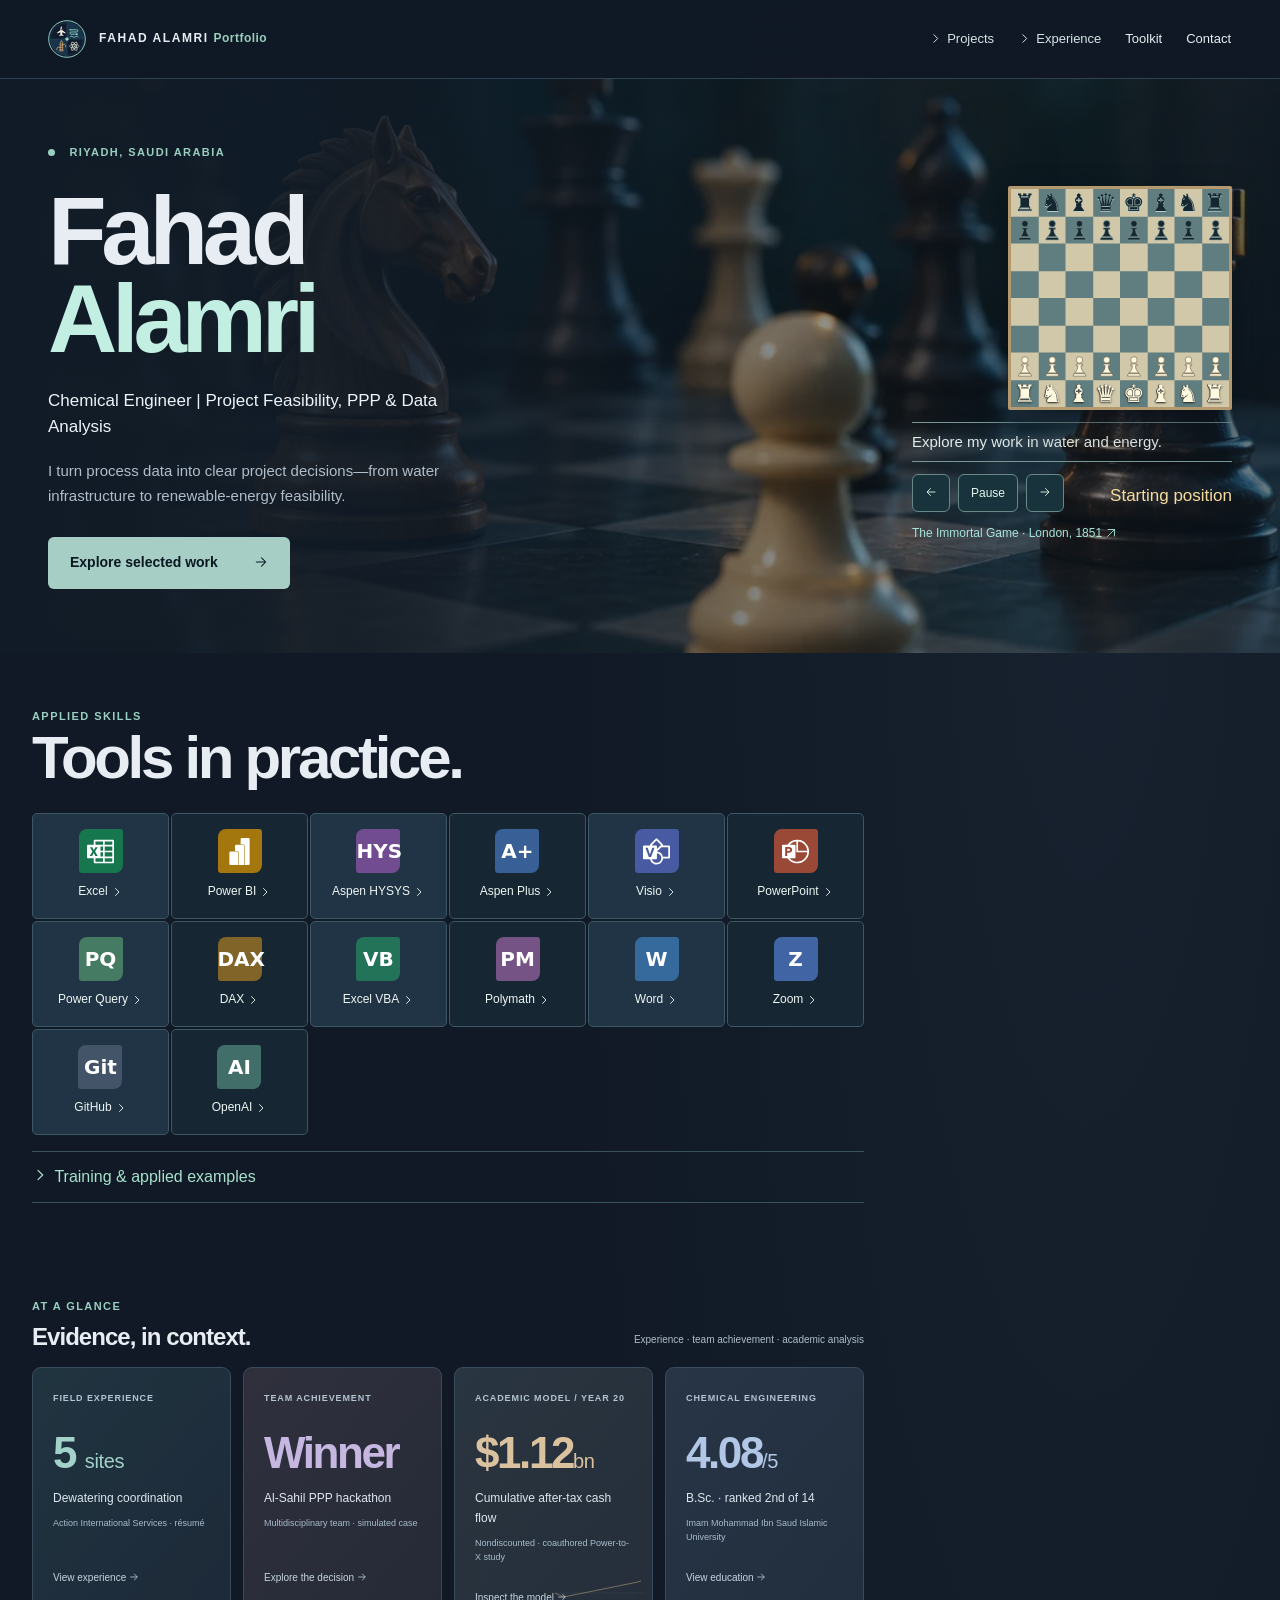
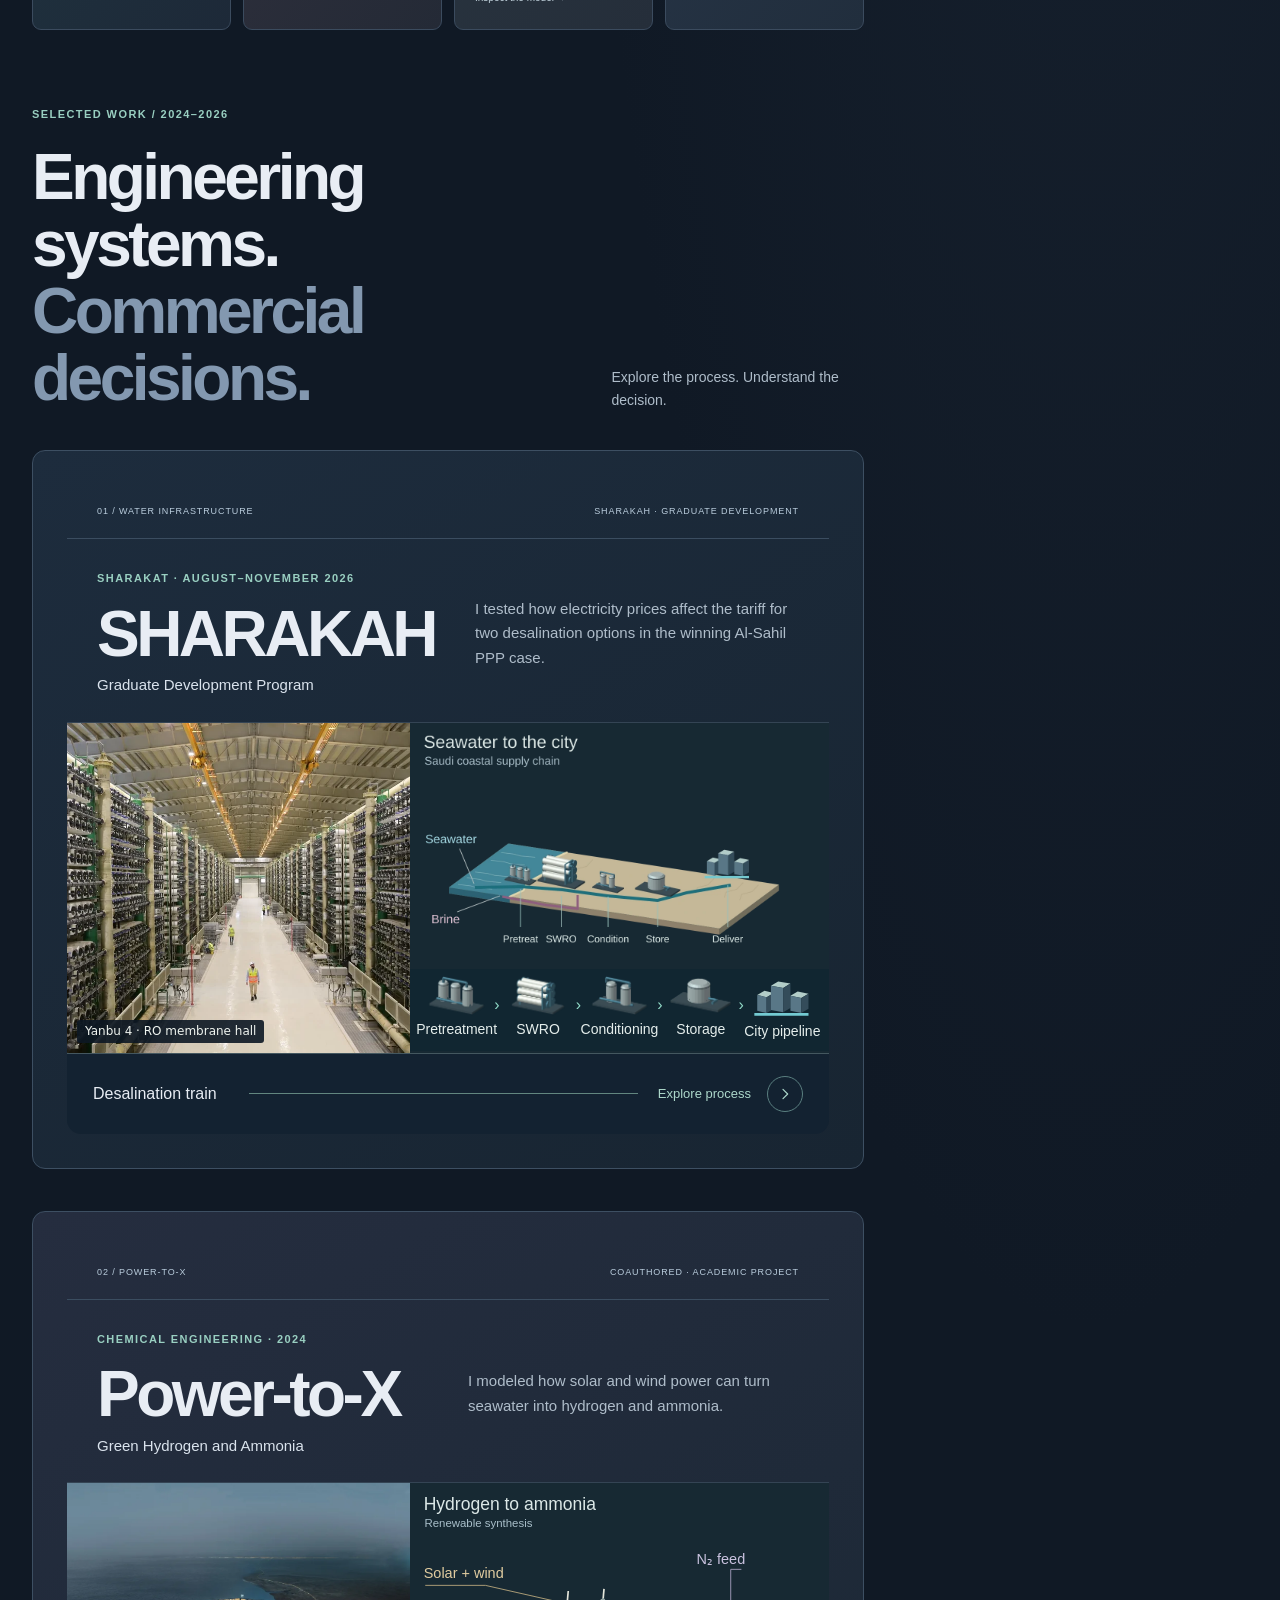
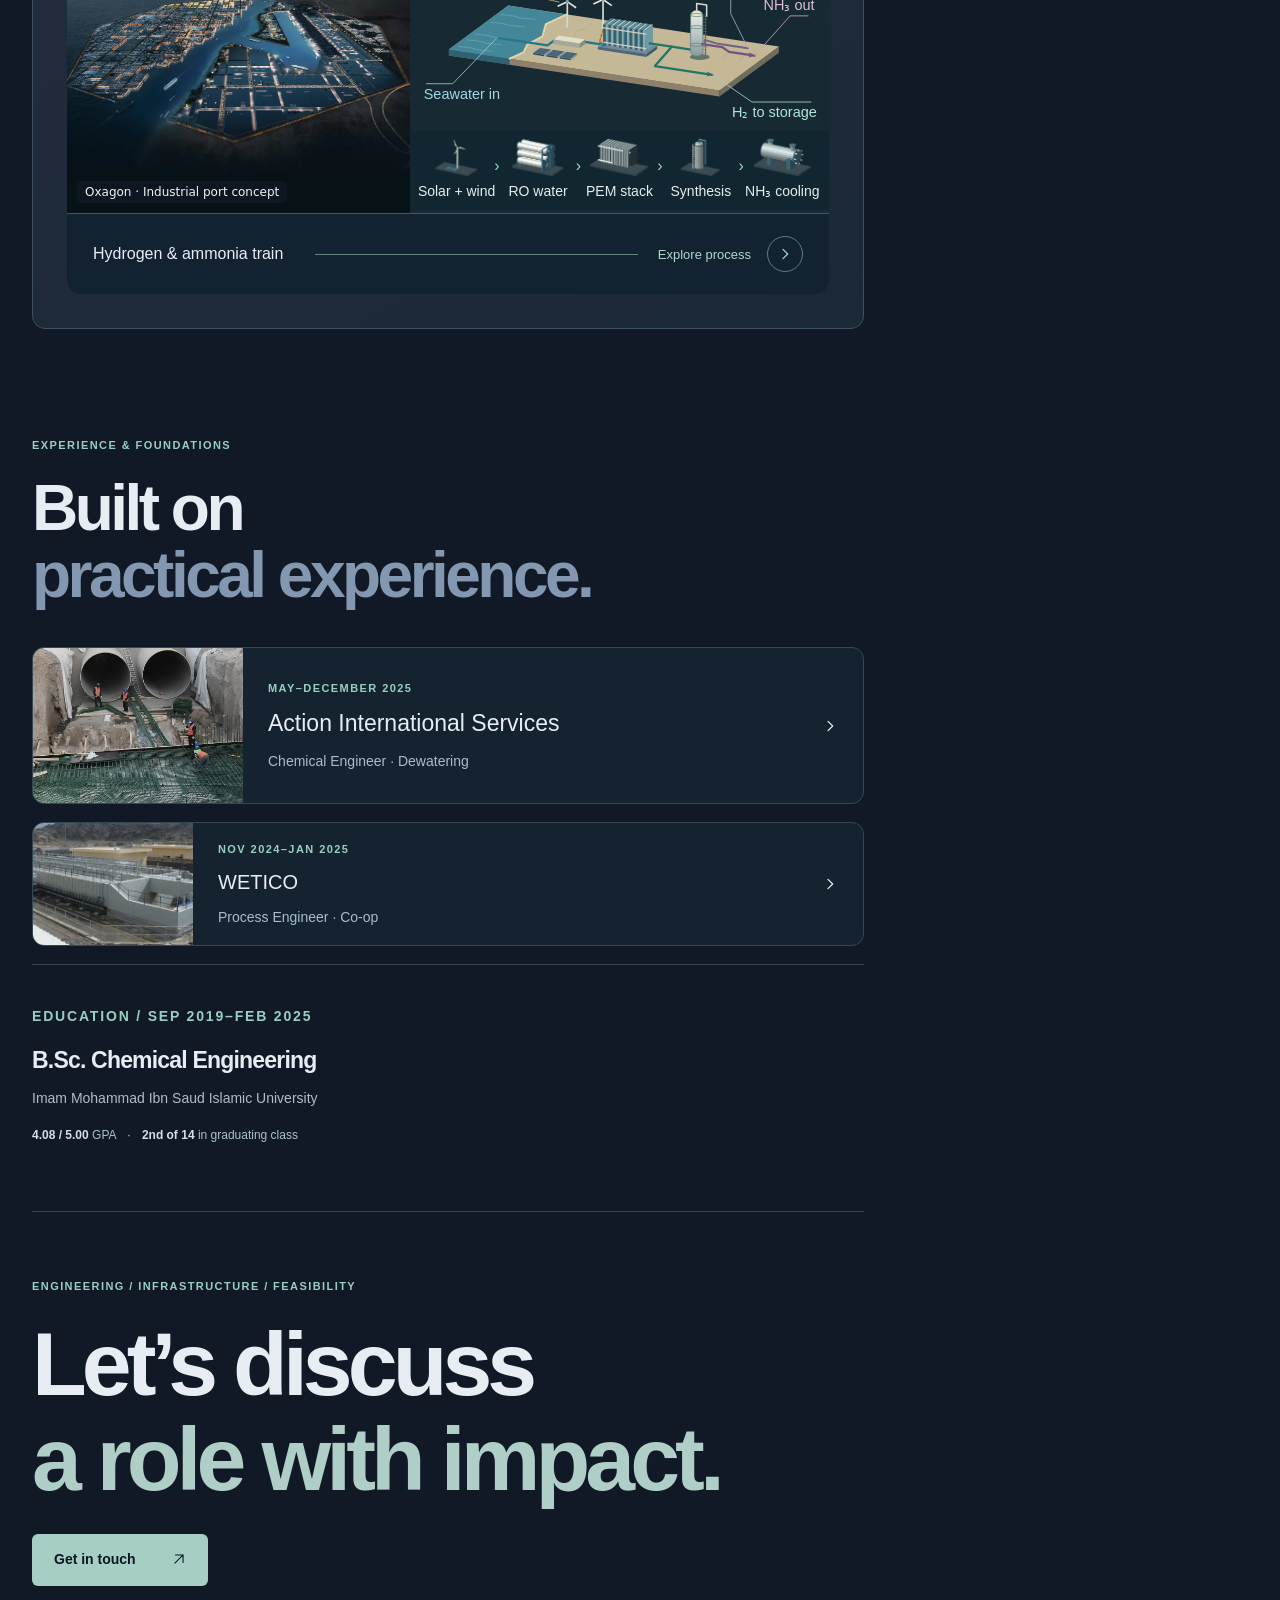
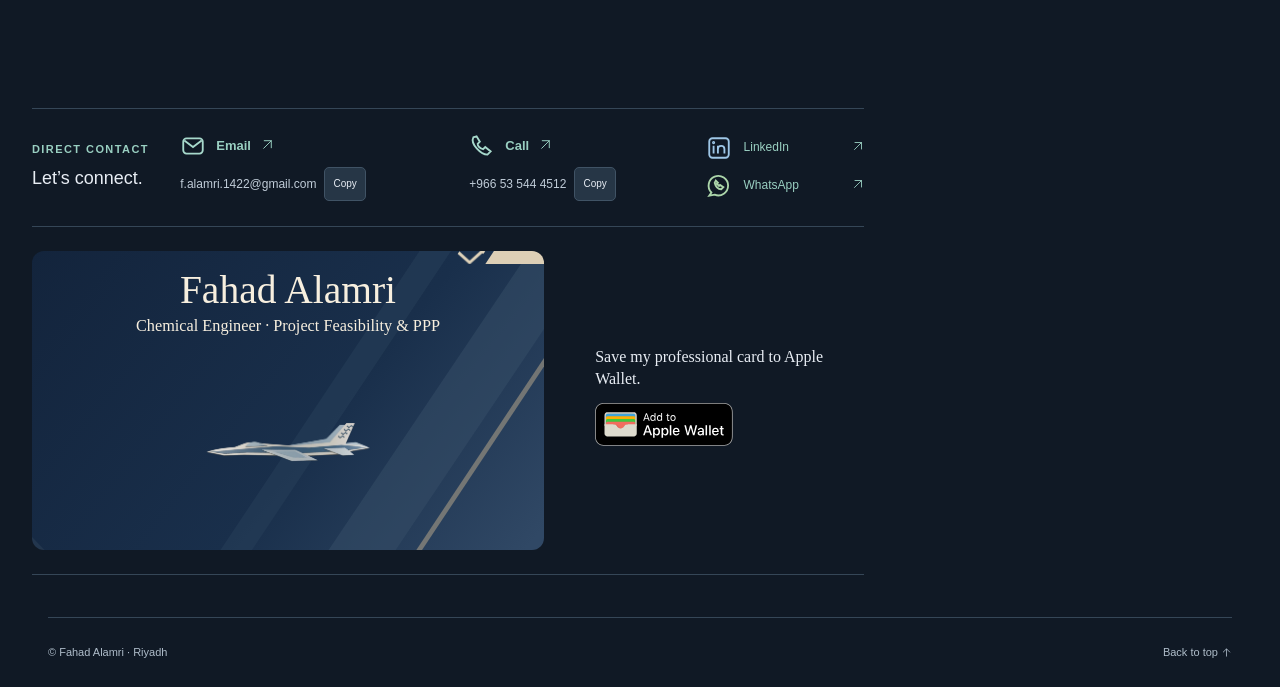
<file: portfolio/index.html>
<!DOCTYPE html>

<html lang="en"><head><script src="../assets/js/site-config.js"></script><meta charset="utf-8"/><meta content="width=device-width,initial-scale=1,viewport-fit=cover" name="viewport"/><meta content="#080f1a" name="theme-color"/><meta content="Fahad Alamri — chemical engineering, water infrastructure, PPP and project feasibility. Explore selected work and interactive case models." name="description"/><title>Fahad Alamri | Portfolio</title><link href="../assets/css/portfolio.css" rel="stylesheet"/><script defer="" src="../assets/js/explorers.js"></script><link href="../assets/css/executive.css" rel="stylesheet"/><script defer="" src="../assets/study/equipment.js"></script><link href="../assets/icons/knight-180.png" rel="apple-touch-icon" sizes="180x180"/><link href="../assets/brand/industry-icon-32.png" rel="icon" sizes="32x32" type="image/png"/><link href="../assets/brand/industry-emblem.svg" rel="icon" sizes="any" type="image/svg+xml"/><link href="../site.webmanifest?v=knight1" rel="manifest"/><meta content="Fahad Alamri" name="apple-mobile-web-app-title"/><meta content="website" property="og:type"/><meta content="Fahad Alamri" property="og:site_name"/><meta content="Engineering, infrastructure &amp; feasibility" property="og:title"/><meta content="Explore Fahad Alamri’s work in water infrastructure, PPP feasibility and Power-to-X through interactive process maps and case models." property="og:description"/><meta content="https://fahad-alamri-e.github.io/F.A-Portfolio/" property="og:url"/><meta content="https://fahad-alamri-e.github.io/F.A-Portfolio/assets/atlas/chess-1024.webp" property="og:image"/><meta content="1024" property="og:image:width"/><meta content="508" property="og:image:height"/><meta content="Chess pieces on a board in midgame" property="og:image:alt"/><meta content="summary_large_image" name="twitter:card"/><meta content="Fahad Alamri · Engineering &amp; Feasibility" name="twitter:title"/><meta content="https://fahad-alamri-e.github.io/F.A-Portfolio/assets/atlas/chess-1024.webp" name="twitter:image"/><link href="../assets/css/motion.css" rel="stylesheet"/><script defer="" src="../assets/atlas/models.js"></script><link rel="stylesheet" href="../assets/atlas/coastal.css"><link rel="stylesheet" href="../assets/study/refined.css?v=industry-brand1"><script defer src="../assets/study/refined.js?v=mobile-pill1"></script><link rel="stylesheet" href="../assets/wallet/card.css?v=f15-74a9a0f8a2c6">
</head>
<body id="top"><a class="skip" href="#main">Skip to content</a><div aria-hidden="true" class="scroll-object"><svg viewBox="0 0 300 300"><g fill="none" id="scroll-geometry" stroke="currentColor" stroke-width="1.5"><path d="m150 35 95 55v110l-95 55-95-55V90Zm0 0v110m95-55-95 55-95-55m95 55v110"></path><circle cx="150" cy="145" r="90"></circle><path d="M40 230Q90 60 150 145T260 60"></path></g><text fill="currentColor" font-size="18" id="scroll-equation" x="35" y="285">Σṁin − Σṁout = dM/dt</text></svg></div><header><a aria-label="Fahad Alamri Portfolio, top" class="brand" href="#top"><img class="brand-emblem" src="../assets/brand/industry-emblem.svg" width="38" height="38" alt=""><span>FAHAD ALAMRI <span class="brand-portfolio">Portfolio</span></span></a><button class="mobile-menu" type="button" aria-label="Open menu" aria-expanded="false" aria-controls="portfolio-nav"><svg class="ui-icon icon-menu" aria-hidden="true" focusable="false"><use href="../assets/study/navigation.svg#menu"></use></svg><svg class="ui-icon icon-close" aria-hidden="true" focusable="false"><use href="../assets/study/navigation.svg#close"></use></svg></button><nav id="portfolio-nav" aria-label="Main navigation"><details><summary><svg class="ui-icon icon-chevron" aria-hidden="true" focusable="false"><use href="../assets/study/navigation.svg#chevron"></use></svg>Projects</summary><div><a data-open-project href="#sharakah">Al-Sahil PPP</a><a data-open-project href="#power-to-x">Power-to-X</a></div></details><details><summary><svg class="ui-icon icon-chevron" aria-hidden="true" focusable="false"><use href="../assets/study/navigation.svg#chevron"></use></svg>Experience</summary><div><a href="#action">Action International</a><a href="#wetico">WETICO</a></div></details><a href="#toolkit">Toolkit</a><a href="#contact">Contact</a></nav></header>
<main id="main"><section class="hero wrap match-hero"><div><p class="eyebrow"><span class="dot"></span> RIYADH, SAUDI ARABIA</p><h1>Fahad<br/><span>Alamri</span></h1><p class="headline">Chemical Engineer | Project Feasibility, PPP &amp; Data Analysis</p><p class="intro">I turn process data into clear project decisions—from water infrastructure to renewable-energy feasibility.</p><a class="button primary" href="#work">Explore selected work <span><svg class="ui-icon icon-right" aria-hidden="true" focusable="false"><use href="../assets/study/navigation.svg#right"></use></svg></span></a></div><aside class="replay"><div id="board" role="img" aria-label="Chess replay"></div><p class="hero-caption">Explore my work in water and energy.</p><div class="playbar"><button id="prev" aria-label="Previous move"><svg class="ui-icon icon-left" aria-hidden="true" focusable="false"><use href="../assets/study/navigation.svg#left"></use></svg></button><button id="toggle">Pause</button><button id="next" aria-label="Next move"><svg class="ui-icon icon-right" aria-hidden="true" focusable="false"><use href="../assets/study/navigation.svg#right"></use></svg></button><output id="notation"></output></div><a class="game-credit" href="https://www.chessworld.net/chessclubs/openingguide/immortal-game.asp">The Immortal Game · London, 1851 <svg class="ui-icon icon-external" aria-hidden="true" focusable="false"><use href="../assets/study/navigation.svg#external"></use></svg></a></aside></section>
<section class="wrap workshop" id="toolkit"><p class="eyebrow">APPLIED SKILLS</p><h2>Tools in practice.</h2><div class="toolgrid"></div><details class="training-note" id="training"><summary><svg class="ui-icon icon-chevron" aria-hidden="true" focusable="false"><use href="../assets/study/navigation.svg#chevron"></use></svg>Training &amp; applied examples</summary><p>PPP, contract and procurement management, and financial modeling with Excel and Power BI.</p><p>Five Zoom sessions covered Excel, Power BI, data analysis, reporting and dashboards.</p><dl><dt>Transactions tracker</dt><dd>Excel VBA timestamps, row controls and monthly status totals.</dd><dt>Workplace risk</dt><dd>A 5 × 5 likelihood–severity matrix for comparing initial and residual risk.</dd><dt>AI providers</dt><dd>OpenAI · Anthropic · Google</dd></dl></details></section><section aria-labelledby="snapshot-title" class="executive wrap"><div class="dashboard-top"><div><p class="eyebrow">AT A GLANCE</p><h2 id="snapshot-title">Evidence, in context.</h2></div><p>Experience · team achievement · academic analysis</p></div><div class="bento"><a class="bento-card experience-proof" href="#experience"><span class="micro-label">FIELD EXPERIENCE</span><strong>5 <small>sites</small></strong><p>Dewatering coordination</p><span class="source-note">Action International Services · résumé</span><span class="card-link">View experience <svg class="ui-icon icon-right" aria-hidden="true" focusable="false"><use href="../assets/study/navigation.svg#right"></use></svg></span></a><a class="bento-card award-proof" href="#sharakah"><span class="micro-label">TEAM ACHIEVEMENT</span><strong>Winner</strong><p>Al-Sahil PPP hackathon</p><span class="source-note">Multidisciplinary team · simulated case</span><span class="card-link">Explore the decision <svg class="ui-icon icon-right" aria-hidden="true" focusable="false"><use href="../assets/study/navigation.svg#right"></use></svg></span></a><a class="bento-card model-proof" href="#power-to-x"><span class="micro-label">ACADEMIC MODEL / YEAR 20</span><strong>$1.12<small>bn</small></strong><p>Cumulative after-tax cash flow</p><span class="source-note">Nondiscounted · coauthored Power-to-X study</span><svg aria-hidden="true" class="mini-trend" viewBox="0 0 230 45"><path class="zero" d="M0 32.70H230"></path><path d="M0.00,32.78 11.00,37.69 22.00,43.00 33.00,40.78 44.00,38.55 55.00,36.33 66.00,34.11 77.00,31.88 88.00,29.66 99.00,27.44 110.00,25.21 121.00,22.99 132.00,20.77 143.00,18.54 154.00,16.32 165.00,14.10 176.00,11.87 187.00,9.65 198.00,7.43 209.00,5.20 220.00,2.00"></path></svg><span class="card-link">Inspect the model <svg class="ui-icon icon-right" aria-hidden="true" focusable="false"><use href="../assets/study/navigation.svg#right"></use></svg></span></a><a class="bento-card education-proof" href="#education"><span class="micro-label">CHEMICAL ENGINEERING</span><strong>4.08<small>/5</small></strong><p>B.Sc. · ranked 2nd of 14</p><span class="source-note">Imam Mohammad Ibn Saud Islamic University</span><span class="card-link">View education <svg class="ui-icon icon-right" aria-hidden="true" focusable="false"><use href="../assets/study/navigation.svg#right"></use></svg></span></a></div></section>
<section class="work wrap" id="work"><div class="section-heading"><div><p class="eyebrow">SELECTED WORK / 2024–2026</p><h2>Engineering systems.<br/><span class="muted">Commercial decisions.</span></h2></div><p>Explore the process. Understand the decision.</p></div>
<article class="project water" id="sharakah"><div class="project-overline"><span>01 / WATER INFRASTRUCTURE</span><span>SHARAKAH · GRADUATE DEVELOPMENT</span></div><div class="project-intro"><div><p class="eyebrow">SHARAKAT · AUGUST–NOVEMBER 2026</p><h3>SHARAKAH</h3><p class="subtitle">Graduate Development Program</p></div><div><p>I tested how electricity prices affect the tariff for two desalination options in the winning Al-Sahil PPP case.</p><div class="tags"><span>PPP feasibility</span><span>Excel modeling</span><span>Power BI</span></div></div></div>
<details class="project-expand" id="water-case"><summary class="project-cover"><span class="cover-media"><img loading="lazy" decoding="async" width="960" height="640" src="../assets/atlas/sharakat-yanbu-960.webp" srcset="../assets/atlas/sharakat-yanbu-480.webp 480w, ../assets/atlas/sharakat-yanbu-960.webp 960w" sizes="(max-width:650px) 94vw, 540px" alt="A technician walking between rows of reverse osmosis pressure vessels at the Yanbu 4 desalination plant."><span class="photo-caption">Yanbu 4 · RO membrane hall</span></span><span class="cover-sculpture"><span class="model-viewport"><img width="550" height="320" loading="lazy" decoding="async" src="../assets/study/supply-view.webp" alt="Saudi coastal concept showing seawater entering a reverse-osmosis membrane rack, treated water delivery and brine discharge."></span><span class="plant-line"><span><img src="../assets/study/pretreat.svg" loading="lazy" alt=""><b>Pretreatment</b></span><span><img src="../assets/study/membrane.svg" loading="lazy" alt=""><b>SWRO</b></span><span><img src="../assets/study/finish.svg" loading="lazy" alt=""><b>Conditioning</b></span><span><img src="../assets/study/delivery.svg" loading="lazy" alt=""><b>Storage</b></span><span><img src="../assets/study/city.svg" loading="lazy" alt=""><b>City pipeline</b></span></span></span><span class="cover-footer"><span>Desalination train</span><span class="cover-action"><span class="closed-word">Explore process</span><span class="open-word">Close process</span><b aria-hidden="true" class="plus"><svg class="ui-icon icon-chevron" aria-hidden="true" focusable="false"><use href="../assets/study/navigation.svg#chevron"></use></svg></b></span></span></summary><div class="project-interior"><section class="scene-reading"><h4>Seawater reverse osmosis</h4><p>Pressurized seawater passes through a membrane bank. The permeate goes to conditioning, storage and delivery to the off-taker. The concentrate carries the rejected salt.</p><details class="scene-notes"><summary><svg class="ui-icon icon-chevron" aria-hidden="true" focusable="false"><use href="../assets/study/navigation.svg#chevron"></use></svg>Explore the Saudi setting &amp; streams</summary><img class="country-view" loading="lazy" width="560" height="335" src="../assets/atlas/saudi-coast.svg" alt="Saudi Arabia between the Red Sea to the west and the Arabian Gulf to the east."><p><a href="https://energyrecovery.com/pressure-exchangers/high-pressure-px/">High-pressure PX equipment reference <svg class="ui-icon icon-external" aria-hidden="true" focusable="false"><use href="../assets/study/navigation.svg#external"></use></svg></a></p><p>The Saudi Water Academy supply-chain reference connects production, transmission, storage and distribution. The Al-Sahil case focuses on production and delivery to the off-taker.</p><p>Saudi Arabia provides the geographic reference. The scene illustrates a coastal concept and represents no specific site.</p><p>Yanbu 4’s reverse osmosis membrane hall is an engineering reference for the Al-Sahil case study. Photograph by <a href="https://www.sharakat.com.sa/company-portfolio/yanbu-4/">SHARAKAT <svg class="ui-icon icon-external" aria-hidden="true" focusable="false"><use href="../assets/study/navigation.svg#external"></use></svg></a>.</p></details></section><div class="project-proof"><div><span>CHALLENGE</span><p>Choose a desalination option for a simulated PPP.</p></div><div><span>MY WORK</span><p><strong>Excel electricity-price sensitivity</strong> on water tariffs.</p></div><div><span>TEAM OUTCOME</span><p><strong>Recommended A · won the hackathon.</strong></p></div></div><section aria-label="Interactive water process" class="process-explorer" data-process="water" id="water-process"><div class="diagram-heading"><div><p class="eyebrow">INTERACTIVE PROCESS MAP</p><h4>From seawater to the off-taker.</h4></div></div><div aria-label="Desalination option" class="option-switch" role="group"><button aria-pressed="true" data-option="a" type="button">A · Conventional SWRO</button><button aria-pressed="false" data-option="b" type="button">B · Expanded modular SWRO</button></div><div class="stream-legend"><span class="legend-water">Water</span><span class="legend-energy">Electricity / recovered energy</span><span class="legend-brine">Concentrate</span></div><p class="map-hint">Select equipment to see its role.</p><div class="process-canvas"><svg aria-label="water process, select equipment for details" class="technical-svg desktop-flow" role="group" viewBox="0 0 1110 550" xmlns="http://www.w3.org/2000/svg"><defs><marker id="water-d-water" markerHeight="7" markerWidth="7" orient="auto" refX="6" refY="3.5"><path d="M0 0 7 3.5 0 7Z" fill="#8bc9df"></path></marker><marker id="water-d-energy" markerHeight="7" markerWidth="7" orient="auto" refX="6" refY="3.5"><path d="M0 0 7 3.5 0 7Z" fill="#d9b889"></path></marker><marker id="water-d-hydrogen" markerHeight="7" markerWidth="7" orient="auto" refX="6" refY="3.5"><path d="M0 0 7 3.5 0 7Z" fill="#91c9bc"></path></marker><marker id="water-d-nitrogen" markerHeight="7" markerWidth="7" orient="auto" refX="6" refY="3.5"><path d="M0 0 7 3.5 0 7Z" fill="#aaa8d8"></path></marker><marker id="water-d-product" markerHeight="7" markerWidth="7" orient="auto" refX="6" refY="3.5"><path d="M0 0 7 3.5 0 7Z" fill="#c5aad5"></path></marker><marker id="water-d-brine" markerHeight="7" markerWidth="7" orient="auto" refX="6" refY="3.5"><path d="M0 0 7 3.5 0 7Z" fill="#b397a8"></path></marker></defs><path class="pipe water" d="M180 269H203" data-stream="water" fill="none" marker-end="url(#water-d-water)" stroke="#8bc9df" stroke-width="2"></path><path class="flow-pulse" d="M180 269H203" data-stream="water" fill="none" stroke="#8bc9df" stroke-width="3"></path><path class="pipe water" d="M360 269H383" data-stream="water" fill="none" marker-end="url(#water-d-water)" stroke="#8bc9df" stroke-width="2"></path><path class="flow-pulse" d="M360 269H383" data-stream="water" fill="none" stroke="#8bc9df" stroke-width="3"></path><path class="pipe water" d="M540 269H563" data-stream="water" fill="none" marker-end="url(#water-d-water)" stroke="#8bc9df" stroke-width="2"></path><path class="flow-pulse" d="M540 269H563" data-stream="water" fill="none" stroke="#8bc9df" stroke-width="3"></path><path class="pipe water" d="M720 269H743" data-stream="water" fill="none" marker-end="url(#water-d-water)" stroke="#8bc9df" stroke-width="2"></path><path class="flow-pulse" d="M720 269H743" data-stream="water" fill="none" stroke="#8bc9df" stroke-width="3"></path><path class="pipe water" d="M900 269H923" data-stream="water" fill="none" marker-end="url(#water-d-water)" stroke="#8bc9df" stroke-width="2"></path><path class="flow-pulse" d="M900 269H923" data-stream="water" fill="none" stroke="#8bc9df" stroke-width="3"></path><path class="pipe energy" d="M465 148V213" data-stream="energy" fill="none" marker-end="url(#water-d-energy)" stroke="#d9b889" stroke-width="2"></path><path class="flow-pulse" d="M465 148V213" data-stream="energy" fill="none" stroke="#d9b889" stroke-width="3"></path><path class="pipe brine" d="M645 318V393" data-stream="brine" fill="none" marker-end="url(#water-d-brine)" stroke="#b397a8" stroke-width="2"></path><path class="flow-pulse" d="M645 318V393" data-stream="brine" fill="none" stroke="#b397a8" stroke-width="3"></path><path class="pipe brine" d="M720 449H923" data-stream="brine" fill="none" marker-end="url(#water-d-brine)" stroke="#b397a8" stroke-width="2"></path><path class="flow-pulse" d="M720 449H923" data-stream="brine" fill="none" stroke="#b397a8" stroke-width="3"></path><path class="pipe energy" d="M570 449H465V325" data-stream="energy" fill="none" marker-end="url(#water-d-energy)" stroke="#d9b889" stroke-width="2"></path><path class="flow-pulse" d="M570 449H465V325" data-stream="energy" fill="none" stroke="#d9b889" stroke-width="3"></path><text class="flow-note" x="30" y="190">SEAWATER</text><text class="flow-note" x="750" y="365">PERMEATE → POTABLE WATER</text><g aria-label="Seawater intake: show process details" class="equipment" data-unit="intake" role="button" style="--unit:#8bc9df" tabindex="0" transform="translate(30,220)"><rect class="equipment-hit" width="150" height="98" rx="8"/><image href="../assets/study/intake.svg" x="18" width="110" height="55"/><text class="unit-title" x="12" y="64">Seawater intake</text><text class="unit-sub" x="12" y="83">Source water</text></g><g aria-label="Pretreatment: show process details" class="equipment" data-unit="pretreat" role="button" style="--unit:#8bc9df" tabindex="0" transform="translate(210,220)"><rect class="equipment-hit" width="150" height="98" rx="8"/><image href="../assets/study/pretreat.svg" x="18" width="110" height="55"/><text class="unit-title" x="12" y="64">Pretreatment</text><text class="unit-sub" x="12" y="83">Protect membranes</text></g><g aria-label="High-pressure pump: show process details" class="equipment" data-unit="pressure" role="button" style="--unit:#d9b889" tabindex="0" transform="translate(390,220)"><rect class="equipment-hit" width="150" height="98" rx="8"/><image href="../assets/study/pressure.svg" x="18" width="110" height="55"/><text class="unit-title" x="12" y="64">High-pressure pump</text><text class="unit-sub" x="12" y="83">Drive separation</text></g><g aria-label="SWRO membranes: show process details" class="equipment" data-unit="membrane"" role="button" style="--unit:#8bc9df" tabindex="0" transform="translate(570,220)"><rect class="equipment-hit" width="150" height="98" rx="8"/><image href="../assets/study/membrane.svg" x="18" width="110" height="55"/><text class="unit-title" x="12" y="64">SWRO membranes</text><text class="unit-sub" x="12" y="83">Salt separation</text></g><g aria-label="Post-treatment: show process details" class="equipment" data-unit="finish" role="button" style="--unit:#8bc9df" tabindex="0" transform="translate(750,220)"><rect class="equipment-hit" width="150" height="98" rx="8"/><image href="../assets/study/finish.svg" x="18" width="110" height="55"/><text class="unit-title" x="12" y="64">Post-treatment</text><text class="unit-sub" x="12" y="83">Water quality</text></g><g aria-label="Storage &amp; delivery: show process details" class="equipment" data-unit="delivery" role="button" style="--unit:#c5aad5" tabindex="0" transform="translate(930,220)"><rect class="equipment-hit" width="150" height="98" rx="8"/><image href="../assets/study/delivery.svg" x="18" width="110" height="55"/><text class="unit-title" x="12" y="64">Storage &amp; delivery</text><text class="unit-sub" x="12" y="83">Off-taker interface</text></g><g aria-label="Electricity supply: show process details" class="equipment" data-unit="power" role="button" style="--unit:#d9b889" tabindex="0" transform="translate(390,50)"><rect class="equipment-hit" width="150" height="98" rx="8"/><image href="../assets/study/power.svg" x="18" width="110" height="55"/><text class="unit-title" x="12" y="64">Electricity supply</text><text class="unit-sub" x="12" y="83">Tariff sensitivity</text></g><g aria-label="Energy recovery: show process details" class="equipment" data-unit="recovery" role="button" style="--unit:#d9b889" tabindex="0" transform="translate(570,400)"><rect class="equipment-hit" width="150" height="98" rx="8"/><image href="../assets/study/recovery.svg" x="18" width="110" height="55"/><text class="unit-title" x="12" y="64">Energy recovery</text><text class="unit-sub" x="12" y="83">Recover brine pressure</text></g><g aria-label="Concentrate outfall: show process details" class="equipment" data-unit="outfall" role="button" style="--unit:#b397a8" tabindex="0" transform="translate(930,400)"><rect class="equipment-hit" width="150" height="98" rx="8"/><image href="../assets/study/outfall.svg" x="18" width="110" height="55"/><text class="unit-title" x="12" y="64">Concentrate outfall</text><text class="unit-sub" x="12" y="83">Environmental controls</text></g></svg><svg aria-label="water process, select equipment for details" class="technical-svg mobile-flow" role="group" viewBox="0 0 455 930" xmlns="http://www.w3.org/2000/svg"><defs><marker id="water-m-water" markerHeight="7" markerWidth="7" orient="auto" refX="6" refY="3.5"><path d="M0 0 7 3.5 0 7Z" fill="#8bc9df"></path></marker><marker id="water-m-energy" markerHeight="7" markerWidth="7" orient="auto" refX="6" refY="3.5"><path d="M0 0 7 3.5 0 7Z" fill="#d9b889"></path></marker><marker id="water-m-hydrogen" markerHeight="7" markerWidth="7" orient="auto" refX="6" refY="3.5"><path d="M0 0 7 3.5 0 7Z" fill="#91c9bc"></path></marker><marker id="water-m-nitrogen" markerHeight="7" markerWidth="7" orient="auto" refX="6" refY="3.5"><path d="M0 0 7 3.5 0 7Z" fill="#aaa8d8"></path></marker><marker id="water-m-product" markerHeight="7" markerWidth="7" orient="auto" refX="6" refY="3.5"><path d="M0 0 7 3.5 0 7Z" fill="#c5aad5"></path></marker><marker id="water-m-brine" markerHeight="7" markerWidth="7" orient="auto" refX="6" refY="3.5"><path d="M0 0 7 3.5 0 7Z" fill="#b397a8"></path></marker></defs><path class="pipe water" d="M185 99H238" data-stream="water" fill="none" marker-end="url(#water-m-water)" stroke="#8bc9df" stroke-width="2"></path><path class="flow-pulse" d="M185 99H238" data-stream="water" fill="none" stroke="#8bc9df" stroke-width="3"></path><path class="pipe water" d="M320 148V190H110V223" data-stream="water" fill="none" marker-end="url(#water-m-water)" stroke="#8bc9df" stroke-width="2"></path><path class="flow-pulse" d="M320 148V190H110V223" data-stream="water" fill="none" stroke="#8bc9df" stroke-width="3"></path><path class="pipe water" d="M185 279H238" data-stream="water" fill="none" marker-end="url(#water-m-water)" stroke="#8bc9df" stroke-width="2"></path><path class="flow-pulse" d="M185 279H238" data-stream="water" fill="none" stroke="#8bc9df" stroke-width="3"></path><path class="pipe water" d="M320 328V370H110V403" data-stream="water" fill="none" marker-end="url(#water-m-water)" stroke="#8bc9df" stroke-width="2"></path><path class="flow-pulse" d="M320 328V370H110V403" data-stream="water" fill="none" stroke="#8bc9df" stroke-width="3"></path><path class="pipe water" d="M185 459H238" data-stream="water" fill="none" marker-end="url(#water-m-water)" stroke="#8bc9df" stroke-width="2"></path><path class="flow-pulse" d="M185 459H238" data-stream="water" fill="none" stroke="#8bc9df" stroke-width="3"></path><path class="pipe energy" d="M35 639H15V279H28" data-stream="energy" fill="none" marker-end="url(#water-m-energy)" stroke="#d9b889" stroke-width="2"></path><path class="flow-pulse" d="M35 639H15V279H28" data-stream="energy" fill="none" stroke="#d9b889" stroke-width="3"></path><path class="pipe brine" d="M395 279H430V560H320V583" data-stream="brine" fill="none" marker-end="url(#water-m-brine)" stroke="#b397a8" stroke-width="2"></path><path class="flow-pulse" d="M395 279H430V560H320V583" data-stream="brine" fill="none" stroke="#b397a8" stroke-width="3"></path><path class="pipe brine" d="M320 688V763" data-stream="brine" fill="none" marker-end="url(#water-m-brine)" stroke="#b397a8" stroke-width="2"></path><path class="flow-pulse" d="M320 688V763" data-stream="brine" fill="none" stroke="#b397a8" stroke-width="3"></path><path class="pipe energy" d="M245 639H220V350H110V335" data-stream="energy" fill="none" marker-end="url(#water-m-energy)" stroke="#d9b889" stroke-width="2"></path><path class="flow-pulse" d="M245 639H220V350H110V335" data-stream="energy" fill="none" stroke="#d9b889" stroke-width="3"></path><text class="flow-note" x="35" y="30">SEAWATER</text><text class="flow-note" x="35" y="390">PERMEATE</text><g aria-label="Seawater intake: show process details" class="equipment" data-unit="intake" role="button" style="--unit:#8bc9df" tabindex="0" transform="translate(35,50)"><rect class="equipment-hit" width="150" height="98" rx="8"/><image href="../assets/study/intake.svg" x="18" width="110" height="55"/><text class="unit-title" x="12" y="64">Seawater intake</text><text class="unit-sub" x="12" y="83">Source water</text></g><g aria-label="Pretreatment: show process details" class="equipment" data-unit="pretreat" role="button" style="--unit:#8bc9df" tabindex="0" transform="translate(245,50)"><rect class="equipment-hit" width="150" height="98" rx="8"/><image href="../assets/study/pretreat.svg" x="18" width="110" height="55"/><text class="unit-title" x="12" y="64">Pretreatment</text><text class="unit-sub" x="12" y="83">Protect membranes</text></g><g aria-label="High-pressure pump: show process details" class="equipment" data-unit="pressure" role="button" style="--unit:#d9b889" tabindex="0" transform="translate(35,230)"><rect class="equipment-hit" width="150" height="98" rx="8"/><image href="../assets/study/pressure.svg" x="18" width="110" height="55"/><text class="unit-title" x="12" y="64">High-pressure pump</text><text class="unit-sub" x="12" y="83">Drive separation</text></g><g aria-label="SWRO membranes: show process details" class="equipment" data-unit="membrane"" role="button" style="--unit:#8bc9df" tabindex="0" transform="translate(245,230)"><rect class="equipment-hit" width="150" height="98" rx="8"/><image href="../assets/study/membrane.svg" x="18" width="110" height="55"/><text class="unit-title" x="12" y="64">SWRO membranes</text><text class="unit-sub" x="12" y="83">Salt separation</text></g><g aria-label="Post-treatment: show process details" class="equipment" data-unit="finish" role="button" style="--unit:#8bc9df" tabindex="0" transform="translate(35,410)"><rect class="equipment-hit" width="150" height="98" rx="8"/><image href="../assets/study/finish.svg" x="18" width="110" height="55"/><text class="unit-title" x="12" y="64">Post-treatment</text><text class="unit-sub" x="12" y="83">Water quality</text></g><g aria-label="Storage &amp; delivery: show process details" class="equipment" data-unit="delivery" role="button" style="--unit:#c5aad5" tabindex="0" transform="translate(245,410)"><rect class="equipment-hit" width="150" height="98" rx="8"/><image href="../assets/study/delivery.svg" x="18" width="110" height="55"/><text class="unit-title" x="12" y="64">Storage &amp; delivery</text><text class="unit-sub" x="12" y="83">Off-taker interface</text></g><g aria-label="Electricity supply: show process details" class="equipment" data-unit="power" role="button" style="--unit:#d9b889" tabindex="0" transform="translate(35,590)"><rect class="equipment-hit" width="150" height="98" rx="8"/><image href="../assets/study/power.svg" x="18" width="110" height="55"/><text class="unit-title" x="12" y="64">Electricity supply</text><text class="unit-sub" x="12" y="83">Tariff sensitivity</text></g><g aria-label="Energy recovery: show process details" class="equipment" data-unit="recovery" role="button" style="--unit:#d9b889" tabindex="0" transform="translate(245,590)"><rect class="equipment-hit" width="150" height="98" rx="8"/><image href="../assets/study/recovery.svg" x="18" width="110" height="55"/><text class="unit-title" x="12" y="64">Energy recovery</text><text class="unit-sub" x="12" y="83">Recover brine pressure</text></g><g aria-label="Concentrate outfall: show process details" class="equipment" data-unit="outfall" role="button" style="--unit:#b397a8" tabindex="0" transform="translate(245,770)"><rect class="equipment-hit" width="150" height="98" rx="8"/><image href="../assets/study/outfall.svg" x="18" width="110" height="55"/><text class="unit-title" x="12" y="64">Concentrate outfall</text><text class="unit-sub" x="12" y="83">Environmental controls</text></g></svg></div><div class="diagram-bottom"><div aria-live="polite" class="unit-inspector"><strong>Seawater intake</strong><p>The feed enters the treatment chain. Select a piece of equipment to explore its role and the decision it informs.</p></div><div class="process-readout"><span class="micro-label" id="water-option-label">OPTION A / CONVENTIONAL SWRO</span><div class="readout-values"><p><strong id="process-intensity">3.20</strong><span>kWh/m³ · electricity intensity</span></p><p><strong id="process-tariff">7.30</strong><span>SAR/m³ · at SAR 0.28/kWh</span></p></div><p id="option-note">Full capacity from the start; lower modeled full-cost tariff than fully expanded B.</p></div></div><details class="diagram-assumptions"><summary><svg class="ui-icon icon-chevron" aria-hidden="true" focusable="false"><use href="../assets/study/navigation.svg#chevron"></use></svg>Diagram scope &amp; assumptions</summary><p class="diagram-note">Illustrative SWRO process map, not a plant P&amp;ID. A and B share this treatment chain; their configuration and economics differ. The team also evaluated a thermal hybrid. Expanded B represents a full year after expansion acceptance.</p></details></section><details class="case"><summary><span>Program journey &amp; project notes</span><span aria-hidden="true" class="plus"><svg class="ui-icon icon-chevron" aria-hidden="true" focusable="false"><use href="../assets/study/navigation.svg#chevron"></use></svg></span></summary><div class="case-body"><div class="story-grid"><div><p class="eyebrow">THE LEARNING JOURNEY</p><h4>Seeing the whole project.</h4><p>I studied how technical feasibility, project finance, procurement, payment mechanisms, and risk allocation shaped decisions for the organization buying the water. Excel supported scenario modeling; Power BI training supported clear reporting.</p></div><div><p class="eyebrow">AL-SAHIL / SIMULATED PPP CASE</p><h4>A decision with trade-offs.</h4><p>Our team compared conventional seawater reverse osmosis, modular SWRO, and a thermal hybrid. I modeled the impact of electricity prices on water tariffs in Excel. Our multidisciplinary team evaluated the options, recommended Option A, and won the hackathon.</p><p>Option A offered full capacity from the start and remained cheaper than fully expanded Option B in the modeled comparison. Option B used less electricity per cubic metre.</p></div></div>
<p class="credit">Technical context: <a href="https://www.dupont.com/content/dam/water/amer/us/en/water/public/documents/en/RO-NF-FilmTec-Manual-45-D01504-en.pdf">DuPont FilmTec technical manual <svg class="ui-icon icon-external" aria-hidden="true" focusable="false"><use href="../assets/study/navigation.svg#external"></use></svg></a>. Case data and final decision: AlSahil 4.0, E2 Energy Challenge; final deck slides 8, 26 and 28.</p></div></details><section class="mixlab" id="mix"><p class="eyebrow">AL-SAHIL · ENERGY MIX</p><h4>What powers a cubic metre?</h4><div id="mix-ui"></div></section><div class="lab"><div class="lab-heading"><div><p class="eyebrow">INTERACTIVE CASE EXPLORER</p><h4>What happens when electricity costs change?</h4></div><span class="pill">SIMULATED CASE</span></div><p class="small">Change electricity prices and the payment deadband. Full-cost tariffs show the cost impact; indexed-payment tariffs show the modeled adjustment after the deadband.</p><noscript><p>Enable JavaScript to adjust scenarios. The verified baseline comparison remains available below.</p></noscript><div class="interactive" hidden=""><div class="lab-grid"><form class="controls" id="water-form"><label for="electricity">Electricity price <output id="electricity-value">0.220 SAR/kWh</output></label><input id="electricity" max="0.60" min="0.10" step="0.005" type="range" value="0.22"/><label for="deadband">Payment deadband <output id="deadband-value">5%</output></label><input id="deadband" max="15" min="0" step="1" type="range" value="5"/><p class="small">A share of the change from SAR 0.22/kWh is retained by the project company before payment indexation applies.</p><label for="tariff-view">Chart view</label><select id="tariff-view"><option value="cost">Full-cost tariff</option><option value="payment">Indexed-payment tariff</option></select><div class="button-row"><button data-water="event" type="button">Event Card 2 <svg aria-hidden="true" fill="none" height="14" stroke="currentColor" stroke-width="1.5" style="display:inline-block;vertical-align:middle" viewBox="0 0 20 20" width="14"><path d="M4 16 16 4M4 4h12v12"></path></svg></button><button type="reset">Reset</button></div><p class="small">Event Card 2: SAR 0.28/kWh, 5% deadband.</p></form><div class="chart-panel"><h5 id="water-chart-title">How electricity prices affected the modeled water tariff</h5><div class="legend"><span class="a">● A · Conventional SWRO</span><span class="b">◆ B · Fully expanded modular SWRO</span></div><svg aria-labelledby="water-chart-title water-summary" id="water-chart" role="img" viewBox="0 0 600 340"></svg><p aria-live="polite" class="small" id="water-summary"></p></div></div><div aria-live="polite" class="metrics"><div><span>OPTION A · FULL COST</span><strong id="water-a">7.11</strong><small>SAR/m³</small></div><div><span>EXPANDED B · FULL COST</span><strong id="water-b">7.49</strong><small>SAR/m³</small></div><div><span>A’S MODELED COST ADVANTAGE</span><strong id="water-gap">0.38</strong><small>SAR/m³</small></div></div><p class="small" id="payment-summary"></p></div>
<details class="method"><summary>Model assumptions &amp; verified data <svg class="ui-icon icon-chevron" aria-hidden="true" focusable="false"><use href="../assets/study/navigation.svg#chevron"></use></svg></summary><p>Source-model energy intensity: A 3.20 and expanded B 3.05 kWh/m³. Non-electricity costs, output, and all other assumptions stay fixed. Full-cost tariff = baseline tariff + energy intensity × (electricity price − 0.22). Baseline tariffs are 7.1072876712 and 7.4907421434 SAR/m³.</p><p>Indexed payment applies only to the price change beyond the selected percentage of the baseline electricity price. This is a simplified sensitivity of the case payment rule, not a new procurement recommendation. Expanded B represents a full year after expansion acceptance.</p><table><caption>Verified full-cost tariffs (SAR/m³)</caption><thead><tr><th>Electricity (SAR/kWh)</th><th>A</th><th>Expanded B</th></tr></thead><tbody><tr><td>0.22</td><td>7.11</td><td>7.49</td></tr><tr><td>0.28</td><td>7.30</td><td>7.67</td></tr></tbody></table><p class="small">Sources: AlSahil 4.0.xlsx, E2 Energy Challenge; Al Sahil Unified Final.pptx, slide 8. Final team recommendation: slides 26 and 28.</p></details><details class="figure-fold"><summary><svg class="ui-icon icon-chevron" aria-hidden="true" focusable="false"><use href="../assets/study/navigation.svg#chevron"></use></svg>View baseline figure</summary><figure><img alt="At electricity prices 0.22 and 0.28 SAR per kWh, A tariffs are 7.11 and 7.30; expanded B tariffs are 7.49 and 7.67 SAR per cubic metre." src="../assets/atlas/tariff.svg" loading="lazy" width="610" height="375"/><figcaption>Full-cost tariff at the baseline and challenge electricity prices.</figcaption></figure></details></div><section class="physical-lab"><div><p class="eyebrow">OPERATING ILLUSTRATION</p><h4>Water delivered. Energy required.</h4><p class="small">Compare the case’s electricity intensities at a delivery rate you choose.</p></div><div class="physical-controls"><label for="delivery">Daily delivery <output id="delivery-value">100,000 m³/day</output></label><input id="delivery" max="250000" min="10000" step="10000" type="range" value="100000"/><label for="power-price">Electricity price <output id="power-price-value">0.22 SAR/kWh</output></label><input id="power-price" max="0.60" min="0.10" step="0.01" type="range" value="0.22"/></div><div aria-labelledby="energy-description" class="energy-bars" role="img"><div><span>Option A · 3.20 kWh/m³</span><div class="energy-track"><i id="bar-a"></i></div><strong id="energy-a">320 MWh/day</strong></div><div><span>Expanded B · 3.05 kWh/m³</span><div class="energy-track"><i id="bar-b"></i></div><strong id="energy-b">305 MWh/day</strong></div></div><p aria-live="polite" class="small" id="energy-description">At 100,000 m³/day, B uses 15 MWh/day less electricity.</p><p class="small" id="energy-cost">Daily electricity cost: A SAR 70,400 · B SAR 67,100.</p><details class="method"><summary><svg class="ui-icon icon-chevron" aria-hidden="true" focusable="false"><use href="../assets/study/navigation.svg#chevron"></use></svg>Calculation basis</summary><p>Electricity = delivery × case electricity intensity. Cost = electricity × price. Delivery is a visitor assumption, not a demand forecast. This illustration excludes all other costs and does not replace the full-cost tariff comparison above.</p></details></section></div></details></article>
<article class="project energy" id="power-to-x"><div class="project-overline"><span>02 / POWER-TO-X</span><span>COAUTHORED · ACADEMIC PROJECT</span></div><div class="project-intro"><div><p class="eyebrow">CHEMICAL ENGINEERING · 2024</p><h3>Power-to-X</h3><p class="subtitle">Green Hydrogen and Ammonia</p></div><div><p>I modeled how solar and wind power can turn seawater into hydrogen and ammonia.</p><div class="tags"><span>Aspen HYSYS &amp; Plus</span><span>Process design</span><span>Feasibility</span></div></div></div><details class="project-expand" id="ptx-case"><summary class="project-cover"><span class="cover-media"><img loading="lazy" decoding="async" width="950" height="950" src="../assets/atlas/oxagon-concept.webp" alt="Aerial concept rendering of Oxagon’s proposed octagonal industrial port on the Red Sea."><span class="photo-caption">Oxagon · Industrial port concept</span></span><span class="cover-sculpture"><span class="model-viewport"><img width="550" height="320" loading="lazy" decoding="async" src="../assets/atlas/coast-ptx.svg" alt="Saudi coastal concept showing water treatment and renewable electricity feeding a PEM stack, hydrogen storage and nitrogen feeding an ammonia converter."></span><span class="plant-line"><span><img src="../assets/study/renewables.svg" loading="lazy" alt=""><b>Solar + wind</b></span><span><img src="../assets/study/ro.svg" loading="lazy" alt=""><b>RO water</b></span><span><img src="../assets/study/pem.svg" loading="lazy" alt=""><b>PEM stack</b></span><span><img src="../assets/study/reactor.svg" loading="lazy" alt=""><b>Synthesis</b></span><span><img src="../assets/study/cool.svg" loading="lazy" alt=""><b>NH₃ cooling</b></span></span></span><span class="cover-footer"><span>Hydrogen &amp; ammonia train</span><span class="cover-action"><span class="closed-word">Explore process</span><span class="open-word">Close process</span><b aria-hidden="true" class="plus"><svg class="ui-icon icon-chevron" aria-hidden="true" focusable="false"><use href="../assets/study/navigation.svg#chevron"></use></svg></b></span></span></summary><div class="project-interior"><section class="scene-reading"><h4>PEM stack &amp; ammonia converter</h4><p>The PEM stack splits polished water into H₂ and O₂. After drying, hydrogen can go to storage or combine with external N₂ in the Haber–Bosch converter. Cooling follows synthesis.</p><details class="scene-notes"><summary><svg class="ui-icon icon-chevron" aria-hidden="true" focusable="false"><use href="../assets/study/navigation.svg#chevron"></use></svg>Explore the Saudi setting &amp; streams</summary><img class="country-view" loading="lazy" width="560" height="335" src="../assets/atlas/saudi-coast.svg" alt="Saudi Arabia between the Red Sea to the west and the Arabian Gulf to the east."><p>Solar and wind supply electricity. Seawater RO and polishing prepare the water feed. Oxygen and RO concentrate are secondary outlet streams.</p><p>Saudi Arabia provides the geographic reference. The scene illustrates a coastal concept and represents no specific site.</p><p>Oxagon provides Saudi industrial context for this academic Power-to-X design. The cover shows the proposed port in a concept rendering published by <a href="https://www.vision2030.gov.sa/en/explore/projects/oxagon">Saudi Vision 2030 <svg class="ui-icon icon-external" aria-hidden="true" focusable="false"><use href="../assets/study/navigation.svg#external"></use></svg></a>.</p></details></section><div class="project-proof"><div><span>CHALLENGE</span><p>Connect process design with long-term feasibility.</p></div><div><span>MY WORK</span><p><strong>Aspen HYSYS / Plus</strong>, mass and energy balances.</p></div><div><span>ACADEMIC OUTCOME</span><p><strong>Positive cumulative cash flow between years 6–7.</strong></p></div></div><section aria-label="Interactive ptx process" class="process-explorer" data-process="ptx" id="ptx-process"><div class="diagram-heading"><div><p class="eyebrow">INTERACTIVE PROCESS MAP</p><h4>Follow the molecules. Follow the power.</h4></div></div><div class="stream-legend"><span class="legend-water">Water</span><span class="legend-energy">Power</span><span class="legend-hydrogen">Hydrogen</span><span class="legend-nitrogen">Nitrogen</span><span class="legend-product">Ammonia</span></div><p class="map-hint">Select equipment to see its role.</p><div class="process-canvas"><svg aria-label="ptx process, select equipment for details" class="technical-svg desktop-flow" role="group" viewBox="0 0 1110 590" xmlns="http://www.w3.org/2000/svg"><defs><marker id="ptx-d-water" markerHeight="7" markerWidth="7" orient="auto" refX="6" refY="3.5"><path d="M0 0 7 3.5 0 7Z" fill="#8bc9df"></path></marker><marker id="ptx-d-energy" markerHeight="7" markerWidth="7" orient="auto" refX="6" refY="3.5"><path d="M0 0 7 3.5 0 7Z" fill="#d9b889"></path></marker><marker id="ptx-d-hydrogen" markerHeight="7" markerWidth="7" orient="auto" refX="6" refY="3.5"><path d="M0 0 7 3.5 0 7Z" fill="#91c9bc"></path></marker><marker id="ptx-d-nitrogen" markerHeight="7" markerWidth="7" orient="auto" refX="6" refY="3.5"><path d="M0 0 7 3.5 0 7Z" fill="#aaa8d8"></path></marker><marker id="ptx-d-product" markerHeight="7" markerWidth="7" orient="auto" refX="6" refY="3.5"><path d="M0 0 7 3.5 0 7Z" fill="#c5aad5"></path></marker><marker id="ptx-d-brine" markerHeight="7" markerWidth="7" orient="auto" refX="6" refY="3.5"><path d="M0 0 7 3.5 0 7Z" fill="#b397a8"></path></marker></defs><path class="pipe energy" d="M180 84H645V198" data-stream="energy" fill="none" marker-end="url(#ptx-d-energy)" stroke="#d9b889" stroke-width="2"></path><path class="flow-pulse" d="M180 84H645V198" data-stream="energy" fill="none" stroke="#d9b889" stroke-width="3"></path><path class="pipe water" d="M180 254H203" data-stream="water" fill="none" marker-end="url(#ptx-d-water)" stroke="#8bc9df" stroke-width="2"></path><path class="flow-pulse" d="M180 254H203" data-stream="water" fill="none" stroke="#8bc9df" stroke-width="3"></path><path class="pipe water" d="M360 254H383" data-stream="water" fill="none" marker-end="url(#ptx-d-water)" stroke="#8bc9df" stroke-width="2"></path><path class="flow-pulse" d="M360 254H383" data-stream="water" fill="none" stroke="#8bc9df" stroke-width="3"></path><path class="pipe water" d="M540 254H563" data-stream="water" fill="none" marker-end="url(#ptx-d-water)" stroke="#8bc9df" stroke-width="2"></path><path class="flow-pulse" d="M540 254H563" data-stream="water" fill="none" stroke="#8bc9df" stroke-width="3"></path><path class="pipe hydrogen" d="M720 254H743" data-stream="hydrogen" fill="none" marker-end="url(#ptx-d-hydrogen)" stroke="#91c9bc" stroke-width="2"></path><path class="flow-pulse" d="M720 254H743" data-stream="hydrogen" fill="none" stroke="#91c9bc" stroke-width="3"></path><path class="pipe hydrogen" d="M900 254H923" data-stream="hydrogen" fill="none" marker-end="url(#ptx-d-hydrogen)" stroke="#91c9bc" stroke-width="2"></path><path class="flow-pulse" d="M900 254H923" data-stream="hydrogen" fill="none" stroke="#91c9bc" stroke-width="3"></path><path class="pipe hydrogen" d="M1005 205V140" data-stream="hydrogen" fill="none" marker-end="url(#ptx-d-hydrogen)" stroke="#91c9bc" stroke-width="2"></path><path class="flow-pulse" d="M1005 205V140" data-stream="hydrogen" fill="none" stroke="#91c9bc" stroke-width="3"></path><path class="pipe hydrogen" d="M1005 303V365H465V393" data-stream="hydrogen" fill="none" marker-end="url(#ptx-d-hydrogen)" stroke="#91c9bc" stroke-width="2"></path><path class="flow-pulse" d="M1005 303V365H465V393" data-stream="hydrogen" fill="none" stroke="#91c9bc" stroke-width="3"></path><path class="pipe nitrogen" d="M180 449H383" data-stream="nitrogen" fill="none" marker-end="url(#ptx-d-nitrogen)" stroke="#aaa8d8" stroke-width="2"></path><path class="flow-pulse" d="M180 449H383" data-stream="nitrogen" fill="none" stroke="#aaa8d8" stroke-width="3"></path><path class="pipe nitrogen" d="M540 449H563" data-stream="nitrogen" fill="none" marker-end="url(#ptx-d-nitrogen)" stroke="#aaa8d8" stroke-width="2"></path><path class="flow-pulse" d="M540 449H563" data-stream="nitrogen" fill="none" stroke="#aaa8d8" stroke-width="3"></path><path class="pipe product" d="M720 449H743" data-stream="product" fill="none" marker-end="url(#ptx-d-product)" stroke="#c5aad5" stroke-width="2"></path><path class="flow-pulse" d="M720 449H743" data-stream="product" fill="none" stroke="#c5aad5" stroke-width="3"></path><path d="M285 303v22M600 205v-30" fill="none" marker-end="url(#ptx-d-brine)" stroke="#b397a8" stroke-width="2"></path><path d="M825 498v28" fill="none" marker-end="url(#ptx-d-product)" stroke="#c5aad5" stroke-width="2"></path><text class="flow-note" x="30" y="183">SEAWATER</text><text class="flow-note" x="270" y="340">RO CONCENTRATE ↓</text><text class="flow-note" x="570" y="164">OXYGEN ↑</text><text class="flow-note" x="790" y="552">NH₃ PRODUCT ↓</text><g aria-label="Solar + wind: show process details" class="equipment" data-unit="renewables" role="button" style="--unit:#d9b889" tabindex="0" transform="translate(30,35)"><rect class="equipment-hit" width="150" height="98" rx="8"/><image href="../assets/study/renewables.svg" x="18" width="110" height="55"/><text class="unit-title" x="12" y="64">Solar + wind</text><text class="unit-sub" x="12" y="83">Renewable electricity</text></g><g aria-label="Pretreatment: show process details" class="equipment" data-unit="pretreat" role="button" style="--unit:#8bc9df" tabindex="0" transform="translate(30,205)"><rect class="equipment-hit" width="150" height="98" rx="8"/><image href="../assets/study/pretreat.svg" x="18" width="110" height="55"/><text class="unit-title" x="12" y="64">Pretreatment</text><text class="unit-sub" x="12" y="83">Seawater conditioning</text></g><g aria-label="Reverse osmosis: show process details" class="equipment" data-unit="ro"" role="button" style="--unit:#8bc9df" tabindex="0" transform="translate(210,205)"><rect class="equipment-hit" width="150" height="98" rx="8"/><image href="../assets/study/ro.svg" x="18" width="110" height="55"/><text class="unit-title" x="12" y="64">Reverse osmosis</text><text class="unit-sub" x="12" y="83">Desalination</text></g><g aria-label="Water polishing: show process details" class="equipment" data-unit="polish" role="button" style="--unit:#8bc9df" tabindex="0" transform="translate(390,205)"><rect class="equipment-hit" width="150" height="98" rx="8"/><image href="../assets/study/polish.svg" x="18" width="110" height="55"/><text class="unit-title" x="12" y="64">Water polishing</text><text class="unit-sub" x="12" y="83">Electrolyzer feed</text></g><g aria-label="PEM electrolysis: show process details" class="equipment" data-unit="pem"" role="button" style="--unit:#91c9bc" tabindex="0" transform="translate(570,205)"><rect class="equipment-hit" width="150" height="98" rx="8"/><image href="../assets/study/pem.svg" x="18" width="110" height="55"/><text class="unit-title" x="12" y="64">PEM electrolysis</text><text class="unit-sub" x="12" y="83">Water → H₂ + O₂</text></g><g aria-label="Water removal: show process details" class="equipment" data-unit="dry" role="button" style="--unit:#91c9bc" tabindex="0" transform="translate(750,205)"><rect class="equipment-hit" width="150" height="98" rx="8"/><image href="../assets/study/dry.svg" x="18" width="110" height="55"/><text class="unit-title" x="12" y="64">Water removal</text><text class="unit-sub" x="12" y="83">Hydrogen drying</text></g><g aria-label="Hydrogen split: show process details" class="equipment" data-unit="split" role="button" style="--unit:#91c9bc" tabindex="0" transform="translate(930,205)"><rect class="equipment-hit" width="150" height="98" rx="8"/><image href="../assets/study/split.svg" x="18" width="110" height="55"/><text class="unit-title" x="12" y="64">Hydrogen split</text><text class="unit-sub" x="12" y="83">Storage / synthesis</text></g><g aria-label="Hydrogen storage: show process details" class="equipment" data-unit="storage" role="button" style="--unit:#91c9bc" tabindex="0" transform="translate(930,35)"><rect class="equipment-hit" width="150" height="98" rx="8"/><image href="../assets/study/storage.svg" x="18" width="110" height="55"/><text class="unit-title" x="12" y="64">Hydrogen storage</text><text class="unit-sub" x="12" y="83">Product / buffer</text></g><g aria-label="Nitrogen supply: show process details" class="equipment" data-unit="nitrogen" role="button" style="--unit:#aaa8d8" tabindex="0" transform="translate(30,400)"><rect class="equipment-hit" width="150" height="98" rx="8"/><image href="../assets/study/nitrogen.svg" x="18" width="110" height="55"/><text class="unit-title" x="12" y="64">Nitrogen supply</text><text class="unit-sub" x="12" y="83">External feed</text></g><g aria-label="Mix &amp; compress: show process details" class="equipment" data-unit="mix" role="button" style="--unit:#aaa8d8" tabindex="0" transform="translate(390,400)"><rect class="equipment-hit" width="150" height="98" rx="8"/><image href="../assets/study/mix.svg" x="18" width="110" height="55"/><text class="unit-title" x="12" y="64">Mix &amp; compress</text><text class="unit-sub" x="12" y="83">H₂:N₂ = 3:1 molar</text></g><g aria-label="Ammonia reactor: show process details" class="equipment" data-unit="reactor"" role="button" style="--unit:#c5aad5" tabindex="0" transform="translate(570,400)"><rect class="equipment-hit" width="150" height="98" rx="8"/><image href="../assets/study/reactor.svg" x="18" width="110" height="55"/><text class="unit-title" x="12" y="64">Ammonia reactor</text><text class="unit-sub" x="12" y="83">Haber–Bosch</text></g><g aria-label="Product cooling: show process details" class="equipment" data-unit="cool" role="button" style="--unit:#c5aad5" tabindex="0" transform="translate(750,400)"><rect class="equipment-hit" width="150" height="98" rx="8"/><image href="../assets/study/cool.svg" x="18" width="110" height="55"/><text class="unit-title" x="12" y="64">Product cooling</text><text class="unit-sub" x="12" y="83">Ammonia outlet</text></g></svg><svg aria-label="ptx process, select equipment for details" class="technical-svg mobile-flow" role="group" viewBox="0 0 455 1305" xmlns="http://www.w3.org/2000/svg"><defs><marker id="ptx-m-water" markerHeight="7" markerWidth="7" orient="auto" refX="6" refY="3.5"><path d="M0 0 7 3.5 0 7Z" fill="#8bc9df"></path></marker><marker id="ptx-m-energy" markerHeight="7" markerWidth="7" orient="auto" refX="6" refY="3.5"><path d="M0 0 7 3.5 0 7Z" fill="#d9b889"></path></marker><marker id="ptx-m-hydrogen" markerHeight="7" markerWidth="7" orient="auto" refX="6" refY="3.5"><path d="M0 0 7 3.5 0 7Z" fill="#91c9bc"></path></marker><marker id="ptx-m-nitrogen" markerHeight="7" markerWidth="7" orient="auto" refX="6" refY="3.5"><path d="M0 0 7 3.5 0 7Z" fill="#aaa8d8"></path></marker><marker id="ptx-m-product" markerHeight="7" markerWidth="7" orient="auto" refX="6" refY="3.5"><path d="M0 0 7 3.5 0 7Z" fill="#c5aad5"></path></marker><marker id="ptx-m-brine" markerHeight="7" markerWidth="7" orient="auto" refX="6" refY="3.5"><path d="M0 0 7 3.5 0 7Z" fill="#b397a8"></path></marker></defs><path class="pipe energy" d="M35 89H15V449H28" data-stream="energy" fill="none" marker-end="url(#ptx-m-energy)" stroke="#d9b889" stroke-width="2"></path><path class="flow-pulse" d="M35 89H15V449H28" data-stream="energy" fill="none" stroke="#d9b889" stroke-width="3"></path><path class="pipe water" d="M320 138V213" data-stream="water" fill="none" marker-end="url(#ptx-m-water)" stroke="#8bc9df" stroke-width="2"></path><path class="flow-pulse" d="M320 138V213" data-stream="water" fill="none" stroke="#8bc9df" stroke-width="3"></path><path class="pipe water" d="M245 269H192" data-stream="water" fill="none" marker-end="url(#ptx-m-water)" stroke="#8bc9df" stroke-width="2"></path><path class="flow-pulse" d="M245 269H192" data-stream="water" fill="none" stroke="#8bc9df" stroke-width="3"></path><path class="pipe water" d="M110 318V393" data-stream="water" fill="none" marker-end="url(#ptx-m-water)" stroke="#8bc9df" stroke-width="2"></path><path class="flow-pulse" d="M110 318V393" data-stream="water" fill="none" stroke="#8bc9df" stroke-width="3"></path><path class="pipe hydrogen" d="M185 449H238" data-stream="hydrogen" fill="none" marker-end="url(#ptx-m-hydrogen)" stroke="#91c9bc" stroke-width="2"></path><path class="flow-pulse" d="M185 449H238" data-stream="hydrogen" fill="none" stroke="#91c9bc" stroke-width="3"></path><path class="pipe hydrogen" d="M320 498V573" data-stream="hydrogen" fill="none" marker-end="url(#ptx-m-hydrogen)" stroke="#91c9bc" stroke-width="2"></path><path class="flow-pulse" d="M320 498V573" data-stream="hydrogen" fill="none" stroke="#91c9bc" stroke-width="3"></path><path class="pipe hydrogen" d="M320 678V753" data-stream="hydrogen" fill="none" marker-end="url(#ptx-m-hydrogen)" stroke="#91c9bc" stroke-width="2"></path><path class="flow-pulse" d="M320 678V753" data-stream="hydrogen" fill="none" stroke="#91c9bc" stroke-width="3"></path><path class="pipe hydrogen" d="M320 678V715H220V989H192" data-stream="hydrogen" fill="none" marker-end="url(#ptx-m-hydrogen)" stroke="#91c9bc" stroke-width="2"></path><path class="flow-pulse" d="M320 678V715H220V989H192" data-stream="hydrogen" fill="none" stroke="#91c9bc" stroke-width="3"></path><path class="pipe nitrogen" d="M110 858V933" data-stream="nitrogen" fill="none" marker-end="url(#ptx-m-nitrogen)" stroke="#aaa8d8" stroke-width="2"></path><path class="flow-pulse" d="M110 858V933" data-stream="nitrogen" fill="none" stroke="#aaa8d8" stroke-width="3"></path><path class="pipe nitrogen" d="M185 989H238" data-stream="nitrogen" fill="none" marker-end="url(#ptx-m-nitrogen)" stroke="#aaa8d8" stroke-width="2"></path><path class="flow-pulse" d="M185 989H238" data-stream="nitrogen" fill="none" stroke="#aaa8d8" stroke-width="3"></path><path class="pipe product" d="M320 1038V1113" data-stream="product" fill="none" marker-end="url(#ptx-m-product)" stroke="#c5aad5" stroke-width="2"></path><path class="flow-pulse" d="M320 1038V1113" data-stream="product" fill="none" stroke="#c5aad5" stroke-width="3"></path><path d="M320 318v20M110 400v-25" fill="none" stroke="#b397a8" stroke-width="2"></path><text class="flow-note" x="245" y="20">SEAWATER</text><text class="flow-note" x="245" y="360">RO CONCENTRATE →</text><text class="flow-note" x="35" y="380">OXYGEN ↑</text><text class="flow-note" x="245" y="1260">NH₃ PRODUCT ↓</text><g aria-label="Solar + wind: show process details" class="equipment" data-unit="renewables" role="button" style="--unit:#d9b889" tabindex="0" transform="translate(35,40)"><rect class="equipment-hit" width="150" height="98" rx="8"/><image href="../assets/study/renewables.svg" x="18" width="110" height="55"/><text class="unit-title" x="12" y="64">Solar + wind</text><text class="unit-sub" x="12" y="83">Renewable electricity</text></g><g aria-label="Pretreatment: show process details" class="equipment" data-unit="pretreat" role="button" style="--unit:#8bc9df" tabindex="0" transform="translate(245,40)"><rect class="equipment-hit" width="150" height="98" rx="8"/><image href="../assets/study/pretreat.svg" x="18" width="110" height="55"/><text class="unit-title" x="12" y="64">Pretreatment</text><text class="unit-sub" x="12" y="83">Seawater conditioning</text></g><g aria-label="Reverse osmosis: show process details" class="equipment" data-unit="ro"" role="button" style="--unit:#8bc9df" tabindex="0" transform="translate(245,220)"><rect class="equipment-hit" width="150" height="98" rx="8"/><image href="../assets/study/ro.svg" x="18" width="110" height="55"/><text class="unit-title" x="12" y="64">Reverse osmosis</text><text class="unit-sub" x="12" y="83">Desalination</text></g><g aria-label="Water polishing: show process details" class="equipment" data-unit="polish" role="button" style="--unit:#8bc9df" tabindex="0" transform="translate(35,220)"><rect class="equipment-hit" width="150" height="98" rx="8"/><image href="../assets/study/polish.svg" x="18" width="110" height="55"/><text class="unit-title" x="12" y="64">Water polishing</text><text class="unit-sub" x="12" y="83">Electrolyzer feed</text></g><g aria-label="PEM electrolysis: show process details" class="equipment" data-unit="pem"" role="button" style="--unit:#91c9bc" tabindex="0" transform="translate(35,400)"><rect class="equipment-hit" width="150" height="98" rx="8"/><image href="../assets/study/pem.svg" x="18" width="110" height="55"/><text class="unit-title" x="12" y="64">PEM electrolysis</text><text class="unit-sub" x="12" y="83">Water → H₂ + O₂</text></g><g aria-label="Water removal: show process details" class="equipment" data-unit="dry" role="button" style="--unit:#91c9bc" tabindex="0" transform="translate(245,400)"><rect class="equipment-hit" width="150" height="98" rx="8"/><image href="../assets/study/dry.svg" x="18" width="110" height="55"/><text class="unit-title" x="12" y="64">Water removal</text><text class="unit-sub" x="12" y="83">Hydrogen drying</text></g><g aria-label="Hydrogen split: show process details" class="equipment" data-unit="split" role="button" style="--unit:#91c9bc" tabindex="0" transform="translate(245,580)"><rect class="equipment-hit" width="150" height="98" rx="8"/><image href="../assets/study/split.svg" x="18" width="110" height="55"/><text class="unit-title" x="12" y="64">Hydrogen split</text><text class="unit-sub" x="12" y="83">Storage / synthesis</text></g><g aria-label="Hydrogen storage: show process details" class="equipment" data-unit="storage" role="button" style="--unit:#91c9bc" tabindex="0" transform="translate(245,760)"><rect class="equipment-hit" width="150" height="98" rx="8"/><image href="../assets/study/storage.svg" x="18" width="110" height="55"/><text class="unit-title" x="12" y="64">Hydrogen storage</text><text class="unit-sub" x="12" y="83">Product / buffer</text></g><g aria-label="Nitrogen supply: show process details" class="equipment" data-unit="nitrogen" role="button" style="--unit:#aaa8d8" tabindex="0" transform="translate(35,760)"><rect class="equipment-hit" width="150" height="98" rx="8"/><image href="../assets/study/nitrogen.svg" x="18" width="110" height="55"/><text class="unit-title" x="12" y="64">Nitrogen supply</text><text class="unit-sub" x="12" y="83">External feed</text></g><g aria-label="Mix &amp; compress: show process details" class="equipment" data-unit="mix" role="button" style="--unit:#aaa8d8" tabindex="0" transform="translate(35,940)"><rect class="equipment-hit" width="150" height="98" rx="8"/><image href="../assets/study/mix.svg" x="18" width="110" height="55"/><text class="unit-title" x="12" y="64">Mix &amp; compress</text><text class="unit-sub" x="12" y="83">H₂:N₂ = 3:1 molar</text></g><g aria-label="Ammonia reactor: show process details" class="equipment" data-unit="reactor"" role="button" style="--unit:#c5aad5" tabindex="0" transform="translate(245,940)"><rect class="equipment-hit" width="150" height="98" rx="8"/><image href="../assets/study/reactor.svg" x="18" width="110" height="55"/><text class="unit-title" x="12" y="64">Ammonia reactor</text><text class="unit-sub" x="12" y="83">Haber–Bosch</text></g><g aria-label="Product cooling: show process details" class="equipment" data-unit="cool" role="button" style="--unit:#c5aad5" tabindex="0" transform="translate(245,1120)"><rect class="equipment-hit" width="150" height="98" rx="8"/><image href="../assets/study/cool.svg" x="18" width="110" height="55"/><text class="unit-title" x="12" y="64">Product cooling</text><text class="unit-sub" x="12" y="83">Ammonia outlet</text></g></svg></div><div class="diagram-bottom"><div aria-live="polite" class="unit-inspector"><strong>Solar + wind electricity</strong><p>Renewable electricity powers the conversion. Select equipment to see how water, power and molecules connect.</p></div><div class="reaction-strip"><span>Electrolysis <b>2H₂O → 2H₂ + O₂</b></span><span>Ammonia synthesis <b>N₂ + 3H₂ → 2NH₃</b></span></div></div><details class="diagram-assumptions"><summary><svg class="ui-icon icon-chevron" aria-hidden="true" focusable="false"><use href="../assets/study/navigation.svg#chevron"></use></svg>Diagram scope &amp; assumptions</summary><p class="diagram-note">Simplified process overview based on the graduation report, Figure 3.1 and Section 5.3. Nitrogen is an external feed in the project. Auxiliary equipment and control loops are omitted; the drawing is not an operating P&amp;ID.</p></details></section><details class="case"><summary><span>Project contribution &amp; technical sources</span><span aria-hidden="true" class="plus"><svg class="ui-icon icon-chevron" aria-hidden="true" focusable="false"><use href="../assets/study/navigation.svg#chevron"></use></svg></span></summary><div class="case-body"><div class="story-grid"><div><p class="eyebrow">THE ENGINEERING QUESTION</p><h4>From renewable inputs to useful products.</h4><p>Our coauthored graduation project connected solar and wind power, seawater reverse osmosis, PEM electrolysis, and ammonia production.</p></div><div><p class="eyebrow">MY CONTRIBUTION</p><h4>Process simulation meets feasibility.</h4><p>I contributed to Aspen HYSYS and Aspen Plus simulations, mass and energy balances, and techno-economic feasibility. The team’s academic model turned cumulative cash flow positive between years 6 and 7.</p></div></div>
<p class="credit">Project source: Graduation Project II, Figure 3.1, Section 5.3, Table 7.6 and Figure 7.1. Technical context: <a href="https://ptx-hub.org/how-ptx-works/">International PtX Hub <svg class="ui-icon icon-external" aria-hidden="true" focusable="false"><use href="../assets/study/navigation.svg#external"></use></svg></a> and <a href="https://www.energy.gov/cmei/fuels/hydrogen-production-electrolysis">US Department of Energy <svg class="ui-icon icon-external" aria-hidden="true" focusable="false"><use href="../assets/study/navigation.svg#external"></use></svg></a>.</p></div></details><div class="lab"><div class="lab-heading"><div><p class="eyebrow">INTERACTIVE ACADEMIC MODEL</p><h4>Explore the cash-flow timeline.</h4></div><span class="pill">ACADEMIC MODEL</span></div><p class="small">Nondiscounted after-tax cumulative cash flow. Compare the report baseline with illustrative changes to upfront investment and annual operating cash flow.</p><noscript><p>Enable JavaScript to adjust scenarios. The source chart remains available below.</p></noscript><div class="interactive" hidden=""><div class="lab-grid"><form class="controls" id="cash-form"><label for="investment">Upfront investment <output id="investment-value">100% of baseline</output></label><input id="investment" max="150" min="70" step="5" type="range" value="100"/><label for="operating">Annual operating cash flow <output id="operating-value">100% of baseline</output></label><input id="operating" max="150" min="40" step="5" type="range" value="100"/><label for="year">Inspect year <output id="year-value">20</output></label><input id="year" max="20" min="0" step="1" type="range" value="20"/><div class="button-row"><button id="cash-stress" type="button">Higher cost scenario <svg aria-hidden="true" fill="none" height="14" stroke="currentColor" stroke-width="1.5" style="display:inline-block;vertical-align:middle" viewBox="0 0 20 20" width="14"><path d="M4 16 16 4M4 4h12v12"></path></svg></button><button type="reset">Reset</button></div></form><div class="chart-panel"><h5 id="cash-chart-title">Academic model · Cumulative cash flow</h5><div class="legend"><span class="b">— Report baseline</span><span class="a">– – Your scenario</span></div><svg aria-labelledby="cash-chart-title cash-summary" id="cash-chart" role="img" viewBox="0 0 600 340"></svg><p aria-live="polite" class="small" id="cash-summary"></p></div></div><div aria-live="polite" class="metrics"><div><span>SCENARIO · YEAR 20</span><strong id="cash-end">1,120.59</strong><small>USD million</small></div><div><span>FIRST POSITIVE INTERVAL</span><strong id="cash-cross">6–7</strong><small id="cash-cross-unit">years · scenario</small></div><div><span id="selected-year">SCENARIO · YEAR 20</span><strong id="cash-selected">1,120.59</strong><small>USD million</small></div></div></div><details class="method"><summary>Source data &amp; sensitivity assumptions <svg class="ui-icon icon-chevron" aria-hidden="true" focusable="false"><use href="../assets/study/navigation.svg#chevron"></use></svg></summary><p>The report baseline uses every annual value in Table 7.6 and Figure 7.1. Year-20 cumulative cash flow is US$1,120.59 million (approximately US$1.12 billion). It turns positive between years 6 and 7.</p><p>Visitor scenarios scale the year 0–2 cash outflows (−3, −179 and −194 million) and the annual operating cash flow (81.155 million from year 3 through year 20). The additional year-20 terminal inflow remains fixed at 35.8 million. These are illustrative after-tax cash-flow sensitivities; taxes, depreciation, financing and process design are not recalculated.</p><details><summary><svg class="ui-icon icon-chevron" aria-hidden="true" focusable="false"><use href="../assets/study/navigation.svg#chevron"></use></svg>View annual baseline series</summary><div class="table-scroll"><table id="cash-table"><caption>Cumulative cash flow · USD million</caption><thead><tr><th>Year</th><th>Report baseline</th></tr></thead><tbody><tr><td>0</td><td>-3.000</td></tr><tr><td>1</td><td>-182.000</td></tr><tr><td>2</td><td>-376.000</td></tr><tr><td>3</td><td>-294.845</td></tr><tr><td>4</td><td>-213.690</td></tr><tr><td>5</td><td>-132.535</td></tr><tr><td>6</td><td>-51.380</td></tr><tr><td>7</td><td>29.775</td></tr><tr><td>8</td><td>110.930</td></tr><tr><td>9</td><td>192.085</td></tr><tr><td>10</td><td>273.240</td></tr><tr><td>11</td><td>354.395</td></tr><tr><td>12</td><td>435.550</td></tr><tr><td>13</td><td>516.705</td></tr><tr><td>14</td><td>597.860</td></tr><tr><td>15</td><td>679.015</td></tr><tr><td>16</td><td>760.170</td></tr><tr><td>17</td><td>841.325</td></tr><tr><td>18</td><td>922.480</td></tr><tr><td>19</td><td>1,003.635</td></tr><tr><td>20</td><td>1,120.590</td></tr></tbody></table></div></details></details><details class="figure-fold"><summary><svg class="ui-icon icon-chevron" aria-hidden="true" focusable="false"><use href="../assets/study/navigation.svg#chevron"></use></svg>View baseline figure</summary><figure><img alt="Academic nondiscounted after-tax cumulative cash flow crosses zero between years 6 and 7 and reaches 1120.59 million US dollars at year 20." src="../assets/atlas/cash-flow.svg" loading="lazy" width="610" height="375"/><figcaption>Nondiscounted, after-tax cumulative cash flow in the academic base case.</figcaption></figure></details></div><section class="physical-lab"><div><p class="eyebrow">IDEAL STOICHIOMETRY</p><h4>Follow the molecules.</h4><p class="small">Explore the theoretical ammonia yield from a hydrogen feed.</p></div><div class="physical-controls"><label for="hydrogen-feed">Hydrogen feed <output id="hydrogen-value">1,000 kg/day</output></label><input id="hydrogen-feed" max="10000" min="100" step="100" type="range" value="1000"/></div><div class="molecule-flow"><div><span>Hydrogen</span><strong id="hydrogen-out">1,000</strong><small>kg/day H₂</small></div><b>+</b><div><span>Nitrogen required</span><strong id="nitrogen-out">4,632</strong><small>kg/day N₂</small></div><b>→</b><div><span>Ammonia potential</span><strong id="ammonia-out">5,632</strong><small>kg/day NH₃</small></div></div><p aria-live="polite" class="small" id="molecule-summary">N₂ + 3H₂ → 2NH₃ · ideal complete conversion.</p><details class="method"><summary><svg class="ui-icon icon-chevron" aria-hidden="true" focusable="false"><use href="../assets/study/navigation.svg#chevron"></use></svg>Calculation basis</summary><p>Molar masses: H₂ 2.016, N₂ 28.014, NH₃ 17.031 g/mol. Assumes complete conversion, no loss, and sufficient nitrogen. This educational balance does not predict actual plant production or recalculate the project’s financial model.</p></details></section></div></details></article></section>
<section class="wrap background" id="experience"><div class="section-heading"><div><p class="eyebrow">EXPERIENCE &amp; FOUNDATIONS</p><h2>Built on<br/><span class="muted">practical experience.</span></h2></div></div><details id="action" class="experience-card action"><summary><span class="experience-photo"><img alt="Two large drainage pipes and workers inside a stormwater excavation in Jeddah." height="600" loading="lazy" src="../assets/images/action-dewatering.webp" width="800"/></span><span class="experience-title"><span class="eyebrow">MAY–DECEMBER 2025</span><strong>Action International Services</strong><span>Chemical Engineer · Dewatering</span></span><span aria-hidden="true" class="plus"><svg class="ui-icon icon-chevron" aria-hidden="true" focusable="false"><use href="../assets/study/navigation.svg#chevron"></use></svg></span></summary><div class="experience-detail"><p>Coordinated dewatering across five sites, prepared technical documentation and pricing analyses, and tracked EPC progress.</p><small>Company project reference · <a href="https://action-is.com/project/jeddah-stormwater-drainage-excavation-dewatering/">ACTION International, Jeddah stormwater excavation <svg class="ui-icon icon-external" aria-hidden="true" focusable="false"><use href="../assets/study/navigation.svg#external"></use></svg></a></small></div></details><details id="wetico" class="experience-card coop"><summary><span class="experience-photo"><img alt="Open sewage treatment basins and metal access walkways at the Najran plant." height="544" loading="lazy" src="../assets/images/wetico-wastewater.webp" width="725"/></span><span class="experience-title"><span class="eyebrow">NOV 2024–JAN 2025</span><strong>WETICO</strong><span>Process Engineer · Co-op</span></span><span aria-hidden="true" class="plus"><svg class="ui-icon icon-chevron" aria-hidden="true" focusable="false"><use href="../assets/study/navigation.svg#chevron"></use></svg></span></summary><div class="experience-detail"><p>Reviewed P&amp;IDs across water-treatment units and studied reverse-osmosis design and process optimization.</p><small>Company project reference · <a href="https://wetico.com/riyadh-water-supply-enhancement-nwc/">WETICO, Najran sewage treatment plant <svg class="ui-icon icon-external" aria-hidden="true" focusable="false"><use href="../assets/study/navigation.svg#external"></use></svg></a></small></div></details><div class="foundation"><section id="education"><p class="eyebrow">EDUCATION / SEP 2019–FEB 2025</p><h3>B.Sc. Chemical Engineering</h3><p>Imam Mohammad Ibn Saud Islamic University</p><p class="education-metrics"><strong>4.08 / 5.00</strong> GPA <span>·</span> <strong>2nd of 14</strong> in graduating class</p></section></div></section>
<section class="closing wrap"><p class="eyebrow">ENGINEERING / INFRASTRUCTURE / FEASIBILITY</p><h2>Let’s discuss<br/><span>a role with impact.</span></h2><a class="button primary" href="mailto:f.alamri.1422@gmail.com">Get in touch <span><svg class="ui-icon icon-external" aria-hidden="true" focusable="false"><use href="../assets/study/navigation.svg#external"></use></svg></span></a></section><section aria-label="Contact" class="contact contact-dashboard wrap" id="contact"><div class="contact-lead"><p class="eyebrow">DIRECT CONTACT</p><p>Let’s connect.</p></div><div class="contact-method"><a class="contact-action" href="mailto:f.alamri.1422@gmail.com"><svg aria-hidden="true" class="contact-symbol" fill="none" stroke="currentColor" stroke-width="1.7" viewBox="0 0 24 24"><rect height="14" rx="3" width="18" x="3" y="5"></rect><path d="m4 7 8 6 8-6"></path></svg><span>Email</span><span aria-hidden="true" class="contact-arrow"><svg class="ui-icon icon-external" aria-hidden="true" focusable="false"><use href="../assets/study/navigation.svg#external"></use></svg></span></a><div class="copy-line"><a class="contact-value" href="mailto:f.alamri.1422@gmail.com">f.alamri.1422@gmail.com</a><button aria-label="Copy email address" class="copy-button" data-copy="f.alamri.1422@gmail.com" type="button">Copy</button></div></div><div class="contact-method"><a class="contact-action" href="tel:+966535444512"><svg aria-hidden="true" class="contact-symbol" fill="none" stroke="currentColor" stroke-width="1.7" viewBox="0 0 24 24"><path d="M7 3 4 4c-3 6 7 16 13 16l3-3-5-4-2 2c-3-1-5-3-5-5l2-2Z"></path></svg><span>Call</span><span aria-hidden="true" class="contact-arrow"><svg class="ui-icon icon-external" aria-hidden="true" focusable="false"><use href="../assets/study/navigation.svg#external"></use></svg></span></a><div class="copy-line"><a class="contact-value" href="tel:+966535444512">+966 53 544 4512</a><button aria-label="Copy phone number" class="copy-button" data-copy="+966535444512" type="button">Copy</button></div></div><div class="social-contact"><a href="https://www.linkedin.com/in/fahad-alamri-10a450256/"><svg aria-hidden="true" class="contact-symbol" fill="none" stroke="currentColor" stroke-width="1.7" viewBox="0 0 24 24"><rect height="18" rx="3" width="18" x="3" y="3"></rect><path d="M7 10v7M11 17v-7m0 3c0-4 6-4 6 0v4"></path><circle cx="7" cy="7" r=".6"></circle></svg><span>LinkedIn</span><span aria-hidden="true" class="contact-arrow"><svg class="ui-icon icon-external" aria-hidden="true" focusable="false"><use href="../assets/study/navigation.svg#external"></use></svg></span></a><a href="https://wa.me/966535444512"><svg aria-hidden="true" class="contact-symbol" fill="none" stroke="currentColor" stroke-width="1.7" viewBox="0 0 24 24"><path d="M5 18 3 21l5-1a9 9 0 1 0-3-2Z"></path><path d="m9 7-1 2c1 4 3 6 6 6l2-2-3-2-1 1-2-2 1-1Z"></path></svg><span>WhatsApp</span><span aria-hidden="true" class="contact-arrow"><svg class="ui-icon icon-external" aria-hidden="true" focusable="false"><use href="../assets/study/navigation.svg#external"></use></svg></span></a></div><section class="wallet-card" aria-labelledby="save-card">
  <div class="wallet-art">
    <div class="wallet-identity">
      <h2 id="save-card">Fahad Alamri</h2>
      <p>Chemical Engineer · Project Feasibility &amp; PPP</p>
    </div>
    <img src="../assets/brand/f15-relief.webp" width="1100" height="735" loading="lazy" alt="An ivory-and-silver F-15 in relief.">
  </div>
  <div class="wallet-save"><p>Save my professional card to Apple Wallet.</p>
    <a href="../assets/wallet/fahad-alamri.pkpass?v=74a9a0f8a2c6"><img src="../assets/wallet/add-to-apple-wallet.svg" alt="Add to Apple Wallet" width="139" height="44"></a>
  </div>
</section><p class="sr-only" id="copy-status" role="status"></p></section></main><footer class="wrap"><span>© Fahad Alamri · Riyadh</span><a href="#top">Back to top <svg class="ui-icon icon-up" aria-hidden="true" focusable="false"><use href="../assets/study/navigation.svg#up"></use></svg></a></footer></body></html>
</file>
<file: assets/css/portfolio.css>
:root{color-scheme:dark;--bg:#080f1a;--panel:#101e2f;--panel2:#142638;--ink:#f0f4f7;--muted:#a8b9cb;--line:#2c3d4f;--teal:#69edce;--gold:#ffcb77;--blue:#96baff}*{box-sizing:border-box}html{scroll-behavior:smooth;scroll-padding-top:95px}body{margin:0;background:var(--bg);color:var(--ink);font:16px/1.65 "Segoe UI",Arial,sans-serif}a{color:inherit;text-decoration:none}button,input,select{font:inherit}button,a,summary{touch-action:manipulation}button,a,summary,select{transition:background .2s,color .2s,transform .2s,border-color .2s}a:focus-visible,button:focus-visible,summary:focus-visible,input:focus-visible,select:focus-visible{outline:3px solid var(--gold);outline-offset:5px}button{cursor:pointer}img,svg{max-width:100%;display:block}h1,h2,h3,h4,h5,p{margin:0}h1,h2,h3,h4{font-family:"Arial",sans-serif;line-height:1.05;letter-spacing:-.055em}h1{font-size:clamp(72px,8.6vw,132px);font-weight:800;line-height:.92;margin:28px 0}h1 span{color:var(--teal)}h2{font-size:clamp(40px,5vw,68px)}h3{font-size:clamp(34px,4vw,54px)}h4{font-size:28px;letter-spacing:-.035em;margin-bottom:20px}h5{font-size:17px;line-height:1.4;margin-bottom:12px}p{color:var(--muted)}p+p{margin-top:16px}.wrap{width:min(1240px,calc(100% - 96px));margin-inline:auto}header{padding:20px 48px;display:flex;align-items:center;justify-content:space-between;position:sticky;top:0;z-index:20;background:#080f1af5;border-bottom:1px solid #223144;backdrop-filter:blur(16px)}.brand{display:flex;align-items:center;gap:13px;font-size:12px;font-weight:700;letter-spacing:.13em}.monogram{width:38px;height:38px;display:grid;place-items:center;border:1px solid var(--teal);border-radius:50%;color:var(--teal);font-size:14px;letter-spacing:-.08em}nav{display:flex;gap:32px;font-size:13px}nav a:hover,footer a:hover{color:var(--teal)}.skip{position:fixed;left:20px;top:-100px;padding:10px 20px;background:var(--teal);color:var(--bg);z-index:50}.skip:focus{top:10px}.hero{display:grid;grid-template-columns:1.2fr 1fr;gap:60px;padding-block:85px 65px;align-items:center}.eyebrow{color:var(--teal);letter-spacing:.13em;font-size:11px;font-weight:700;line-height:1.7}.dot{display:inline-block;width:7px;height:7px;border-radius:50%;background:var(--teal);margin-right:10px}.headline{font-size:19px;line-height:1.5;color:#edf3f8;max-width:530px}.intro{font-size:16px;max-width:500px;margin-top:20px}.button{display:inline-flex;gap:36px;justify-content:space-between;align-items:center;min-height:52px;border-radius:6px;padding:12px 22px;font-weight:600;font-size:14px;margin-top:28px}.primary{color:#081720;background:var(--teal)}.primary:hover{background:#a2ffe8;transform:translateY(-3px)}.hero-art{height:440px;position:relative;background:radial-gradient(ellipse at center,#17404455,transparent 65%);overflow:hidden}.orbit{position:absolute;border:1px solid #294450;border-radius:50%;left:50%;top:50%;transform:translate(-50%,-50%)}.o1{width:330px;height:330px}.o2{width:240px;height:240px;border-style:dashed}.o3{width:145px;height:145px;border-color:#69edce66;box-shadow:0 0 80px #69edce0a}.art-center{position:absolute;left:50%;top:50%;transform:translate(-50%,-50%);font-size:48px;letter-spacing:-5px;font-weight:700;text-align:center;color:var(--teal);line-height:1}.art-center span{display:block;font-size:9px;letter-spacing:.15em;color:var(--muted);line-height:1.5;margin-top:12px}.node{position:absolute;border:1px solid var(--line);border-radius:6px;background:#122333;box-shadow:0 14px 30px #0004;padding:14px 18px;font-size:12px}.node b{color:var(--teal);font-size:10px;margin-right:12px}.n1{left:10%;top:12%}.n2{right:0;top:46%}.n2 b{color:var(--blue)}.n3{left:5%;bottom:12%}.n3 b{color:var(--gold)}.art-caption{position:absolute;bottom:0;left:0;width:100%;text-align:center;color:#8ca1b5;font-size:8px;letter-spacing:.2em}.contact{border-block:1px solid var(--line);display:flex;align-items:center;justify-content:space-between;padding-block:22px;gap:20px}.contact>div{display:flex;gap:10px}.contact a{border:1px solid var(--line);padding:11px 17px;border-radius:5px;display:flex;gap:32px;font-size:13px;min-height:46px}.contact a span{color:var(--teal)}.contact a:hover{background:var(--panel2);border-color:var(--teal);transform:translateY(-2px)}.work{padding-block:86px 0}.section-heading{display:flex;justify-content:space-between;align-items:end;margin-bottom:38px;gap:30px}.section-heading .eyebrow{margin-bottom:20px}.section-heading>p{font-size:14px}.muted{color:#8398b0}.project{border:1px solid var(--line);border-radius:13px;background:var(--panel);overflow:hidden;margin-bottom:36px}.project-image{position:relative;height:410px;overflow:hidden}.project-image img{width:100%;height:100%;object-fit:cover;filter:brightness(.66);transition:transform .7s}.project:hover .project-image img{transform:scale(1.025)}.project-image:after{content:"";position:absolute;inset:0;background:linear-gradient(0deg,#071422cc,transparent 70%)}.image-overlay{position:absolute;top:25px;left:30px;right:30px;display:flex;justify-content:space-between;gap:12px;z-index:1}.pill{font-size:10px;letter-spacing:.08em;font-weight:600;border:1px solid #74848c70;border-radius:50px;padding:7px 12px;background:#081825c9;align-self:start;color:#e0ebf3}.award{color:var(--gold)}.image-word{position:absolute;bottom:30px;left:35px;z-index:1;font-size:clamp(43px,6vw,82px);line-height:.96;letter-spacing:-.06em;font-weight:700}.energy .image-word{color:#fff1d8}.project-intro{display:grid;grid-template-columns:1fr 1fr;gap:50px;padding:36px}.project-intro h3{margin:13px 0 5px}.subtitle{color:#dae3ed;font-size:15px}.project-intro>div>p:not(.eyebrow,.subtitle){font-size:17px;max-width:470px}.tags{display:flex;flex-wrap:wrap;gap:8px;margin-top:24px}.tags span{font-size:11px;padding:5px 10px;background:#1d3043;border-radius:4px;color:#becfe0}.case>summary{display:flex;justify-content:space-between;align-items:center;list-style:none;padding:23px 36px;border-top:1px solid var(--line);cursor:pointer;font-size:14px;font-weight:600;color:var(--teal)}summary::-webkit-details-marker{display:none}.case>summary:hover{background:#1c3243}.plus{font-size:26px;line-height:1}.case[open]>summary .plus{transform:rotate(45deg)}.case-body{padding:38px 36px;border-top:1px solid var(--line)}.story-grid{display:grid;grid-template-columns:1fr 1fr;gap:50px;margin-bottom:36px}.story-grid .eyebrow{margin-bottom:15px}.story-grid p:not(.eyebrow){font-size:14px}.lab{background:#0a1421;border:1px solid var(--line);padding:28px;border-radius:10px}.lab-heading{display:flex;justify-content:space-between;gap:16px}.lab-heading .eyebrow{margin-bottom:10px}.lab-heading h4{font-size:26px}.small{font-size:12px;line-height:1.7}.lab-grid{display:grid;grid-template-columns:240px 1fr;gap:28px;margin-top:28px}.controls{padding-right:25px;border-right:1px solid var(--line)}label{display:block;font-size:12px;font-weight:600;margin-bottom:8px}output{display:block;color:var(--teal);font-variant-numeric:tabular-nums;font-size:17px;margin-top:6px}input[type=range]{width:100%;height:30px;accent-color:var(--teal);cursor:pointer;margin:0 0 16px}select{width:100%;padding:12px 8px;background:var(--panel2);border:1px solid #506477;color:var(--ink);border-radius:5px;font-size:12px}.controls .small{margin-bottom:18px}button{border:1px solid #52677a;color:var(--ink);background:var(--panel2);border-radius:5px;padding:10px 12px;font-size:12px;min-height:44px}button:hover{border-color:var(--teal);background:#254251}.button-row{display:flex;gap:8px;flex-wrap:wrap;margin:18px 0 12px}.legend{display:flex;gap:18px;flex-wrap:wrap;font-size:11px;margin-bottom:10px}.a{color:var(--teal)}.b{color:var(--gold)}.chart-panel{min-width:0}.chart-panel svg{width:100%;overflow:visible}.metrics{display:grid;grid-template-columns:repeat(3,1fr);margin-top:26px;border-block:1px solid var(--line);padding-block:23px;gap:20px}.metrics span{display:block;font-size:9px;letter-spacing:.1em;color:var(--muted)}.metrics strong{font-size:clamp(24px,3vw,40px);color:var(--teal);line-height:1.5;letter-spacing:-.04em;font-variant-numeric:tabular-nums}.metrics>div:nth-child(2) strong{color:var(--gold)}.metrics>div:nth-child(3) strong{color:var(--blue)}.metrics small{display:block;color:var(--muted);font-size:11px}.metrics+p{margin-top:16px}.method{margin-top:24px}.method summary{cursor:pointer;color:#d1ddea;font-size:12px;padding-block:12px}.method p{font-size:12px;margin-top:10px}.method table{width:100%;border-collapse:collapse;font-size:12px;margin-top:20px;text-align:left}.method td,.method th{padding:10px;border-bottom:1px solid var(--line)}caption{text-align:left;color:var(--teal);padding-bottom:8px}.table-scroll{max-height:280px;overflow:auto}.credit{font-size:10px;margin-top:22px;color:#93a8bc}.credit a{text-decoration:underline}.static-chart{background:white;margin-top:24px;border-radius:8px;padding:15px;max-width:600px}.js-ready .static-chart{display:none}.process-flow{display:flex;align-items:center;gap:15px;border-block:1px solid var(--line);padding:26px 0;margin-bottom:35px}.process-flow>div{flex:1;padding:18px;background:var(--panel2);border-radius:6px}.process-flow span{font-size:9px;letter-spacing:.12em;color:var(--blue)}.process-flow b{display:block;font-size:15px;color:var(--gold);margin:10px 0 3px}.process-flow small{display:block;font-size:11px;color:var(--muted)}.flow-arrow{font-size:22px!important}.background{padding-block:65px}.experience-row{border-top:1px solid var(--line);padding:30px 0;display:grid;grid-template-columns:.8fr 1.4fr 1.4fr;gap:30px}.experience-row h3,.foundation h3{font-size:23px;letter-spacing:-.035em;line-height:1.2}.experience-row>p:last-child{font-size:14px}.role{font-size:13px;color:var(--blue);margin-top:10px}.foundation{display:grid;grid-template-columns:1fr 1fr;gap:60px;border-top:1px solid var(--line);padding-top:40px;margin-top:15px}.foundation h3{margin:18px 0 12px}.foundation p{font-size:14px}.foundation .small{font-size:12px}.closing{padding:65px 0 80px;border-top:1px solid var(--line)}.closing h2{margin-top:22px;font-size:clamp(45px,7vw,90px)}.closing h2 span{color:var(--teal)}footer{border-top:1px solid var(--line);display:flex;justify-content:space-between;padding-block:25px;color:var(--muted);font-size:11px}[hidden]{display:none!important}@media(min-width:1600px){.wrap{width:1280px}.hero{padding-block:110px}}@media(max-width:1000px){.wrap{width:calc(100% - 48px)}header{padding:16px 24px}.hero{gap:15px}.hero-art{height:350px}.node{padding:12px;font-size:10px}.lab-grid{grid-template-columns:190px 1fr;gap:18px}.lab{padding:20px}.controls{padding-right:18px}.project-intro{gap:25px}.contact a{gap:18px}.experience-row{grid-template-columns:1fr 1fr}.experience-row>p:last-child{grid-column:2}.story-grid{gap:30px}}@media(max-width:700px){html{scroll-padding-top:82px}.wrap{width:calc(100% - 36px)}header{padding:13px 18px}.brand>span:last-child{display:none}nav{gap:22px;font-size:12px}.hero{display:block;padding:48px 0 30px}h1{font-size:83px}.headline{font-size:17px}.intro{font-size:14px}.hero-art{height:320px;max-width:370px;margin:20px auto 0}.o1{width:270px;height:270px}.o2{width:205px;height:205px}.o3{width:130px;height:130px}.n1{top:8%;left:12%}.n2{top:47%}.n3{bottom:9%;left:7%}.art-caption{font-size:7px}.contact{display:block;padding:22px 0}.contact>div{display:grid;grid-template-columns:1fr 1fr;margin-top:15px;gap:9px}.contact a{justify-content:space-between;padding:12px 14px}.work{padding-top:55px}.section-heading{display:block;margin-bottom:28px}.section-heading>p{margin-top:18px;font-size:12px}.project-image{height:330px}.image-overlay{top:15px;left:15px;right:15px;flex-wrap:wrap;gap:7px}.pill{font-size:8px;padding:6px 9px}.image-word{font-size:52px;left:20px;bottom:24px}.project-intro{display:block;padding:25px 20px}.project-intro>div+div{margin-top:22px}.project-intro>div>p:not(.eyebrow,.subtitle){font-size:14px}.tags{margin-top:18px}.case>summary{padding:18px 20px;font-size:12px;gap:16px}.case-body{padding:26px 16px}.story-grid{display:block}.story-grid>div+div{margin-top:28px}.lab{padding:18px 12px}.lab-heading{display:block}.lab-heading>.pill{display:inline-block;margin:0 0 15px}.lab-heading h4{font-size:25px}.lab-grid{display:flex;flex-direction:column;gap:25px}.controls{padding:0;border:0;border-bottom:1px solid var(--line);padding-bottom:16px}label{font-size:13px}output{display:inline;float:right;font-size:13px;margin:0}input[type=range]{height:36px}.legend{gap:7px;font-size:9px}.chart-panel h5{font-size:14px}.metrics{gap:9px;padding-block:15px}.metrics strong{font-size:23px}.metrics span{font-size:8px;line-height:1.7}.metrics small{font-size:9px}.process-flow{flex-direction:column;align-items:stretch}.flow-arrow{text-align:center;transform:rotate(90deg)}.process-flow>div{padding:16px}.experience-row{display:block;padding:26px 0}.experience-row h3{margin-top:16px}.experience-row>p:last-child{margin-top:15px}.foundation{display:block}.foundation>section+section{margin-top:34px}.background{padding-block:30px 50px}.closing{padding-block:45px 60px}footer{font-size:10px}.small{font-size:11px}}@media(prefers-reduced-motion:reduce){html{scroll-behavior:auto}*,*:before,*:after{transition:none!important;animation:none!important}}
@media(max-width:700px){.chart-panel svg text{font-size:22px}.hero-art{height:250px}.o1{width:230px;height:230px}.o2{width:180px;height:180px}.o3{width:120px;height:120px}.node{padding:10px;font-size:9px}.art-caption{display:none}}
</file>
<file: assets/css/executive.css>
:root{--bg:#101925;--panel:#182533;--panel2:#20303f;--ink:#e8edf4;--muted:#afbdca;--line:#354657;--teal:#99cfc1;--gold:#d9b889;--blue:#a9b7dd;--lavender:#b8acd4;--water:#8bc9df}body{background:radial-gradient(ellipse at 85% 8%,#26334455,transparent 35%),var(--bg)}header{background:#101925f2;border-color:#304153}.hero{grid-template-columns:.9fr 1.1fr;gap:45px;padding-block:65px 38px;align-items:start}h1{font-size:clamp(70px,7.5vw,112px);margin:25px 0}h1 span{color:#b0cfc8}.hero .headline{font-size:17px;max-width:440px}.hero .intro{font-size:15px;max-width:400px}.primary{background:#a6cec5}.primary:hover{background:#bedbd4}.thinking-studio{border:1px solid #3b4b5e;border-radius:14px;overflow:hidden;background:#172332;box-shadow:0 20px 70px #0002}.studio-image{position:relative;height:360px;overflow:hidden}.studio-image>img{height:100%;width:100%;object-fit:cover;opacity:.9}.studio-kicker{position:absolute;top:17px;left:20px;font-size:9px;letter-spacing:.16em;color:#c7d8e4}.board-card{position:absolute;right:18px;bottom:16px;width:55%;padding:17px 20px;background:#152432e8;border:1px solid #74829666;border-radius:7px;box-shadow:0 10px 30px #0005;backdrop-filter:blur(12px)}.board-card h2{font-size:22px;letter-spacing:-.04em;margin:7px 0 12px}.board-card p:last-child{font-size:10px;line-height:1.5;color:#b9c8d5}.board-equation{font-family:Georgia,serif;font-size:20px;color:#d6c7e4;min-height:30px}.writing-trace{height:35px;width:100%;margin:8px 0}.writing-trace path{fill:none;stroke:var(--teal);stroke-width:1.6;stroke-dasharray:600;stroke-dashoffset:0;animation:write-line 5s ease-out infinite}.thinking-studio.paused .writing-trace path{animation-play-state:paused}@keyframes write-line{0%{stroke-dashoffset:600}65%,100%{stroke-dashoffset:0}}.studio-controls{display:flex;align-items:center;justify-content:space-between;gap:8px;padding:12px;border-top:1px solid var(--line)}.board-tabs{display:flex;gap:5px}.board-tabs button{font-size:11px;padding:6px 9px;border-color:transparent;background:transparent;min-height:42px;color:#a9bdcd}.board-tabs button span{display:block;font-size:9px}.board-tabs button[aria-pressed=true]{background:#304355;color:#e5f0ee;border-color:#6b928d}#studio-pause{padding:8px;font-size:10px;min-height:42px;background:#203243;border-color:#43596c}.studio-caption{font-size:9px;text-align:center;padding:0 12px 12px;color:#a8b9c8;line-height:1.6}.arrow-icon{display:inline-block;width:14px;height:14px;vertical-align:middle;flex-shrink:0}.contact-dashboard{display:grid;grid-template-columns:.7fr 1.5fr 1.2fr .9fr;gap:25px;align-items:center;padding-block:24px}.contact-dashboard>div{display:block}.contact-lead p:last-child{font-size:18px;color:var(--ink);margin-top:5px}.contact-dashboard a{border:0;border-radius:0;padding:0;min-height:0;display:inline-flex;gap:10px;align-items:center}.contact-action{font-size:13px!important;font-weight:600;margin-bottom:7px}.copy-line{display:flex;align-items:center;gap:8px}.contact-dashboard .contact-value{font-size:12px;color:#c0ccd8;user-select:all;white-space:nowrap;line-height:2}.copy-button{padding:5px 8px;font-size:10px;min-height:34px;background:#263646;border:1px solid #405365}.contact-dashboard a:hover{transform:none;background:transparent;color:var(--teal)}.contact-dashboard .social-contact{display:flex;flex-direction:column;gap:8px}.social-contact a{font-size:12px;min-height:30px}.sr-only{position:absolute;width:1px;height:1px;padding:0;margin:-1px;overflow:hidden;clip:rect(0,0,0,0);white-space:nowrap;border:0}.executive{padding-block:40px 10px}.dashboard-top{display:flex;justify-content:space-between;align-items:end;gap:20px;margin-bottom:18px}.dashboard-top h2{font-size:24px;letter-spacing:-.04em;margin-top:8px}.dashboard-top>p{font-size:10px}.bento{display:grid;grid-template-columns:repeat(4,1fr);gap:12px}.bento-card{display:block;position:relative;border:1px solid #3b4b5e;border-radius:9px;padding:23px 20px;background:#1c2b3a;overflow:hidden;transition:transform .2s,border-color .2s}.bento-card:hover{transform:translateY(-4px);border-color:#a9bdca}.micro-label{font-size:9px;line-height:1.6;letter-spacing:.1em;color:#b4c4d2;display:block;font-weight:600}.bento-card>strong{display:block;font-size:44px;letter-spacing:-.055em;line-height:1.2;margin:22px 0 9px;font-weight:650}.bento-card>strong small{font-size:20px;font-weight:500;letter-spacing:-.02em}.bento-card>p{font-size:12px;color:#dee7ef}.source-note{display:block;font-size:9px;line-height:1.6;color:#a9bccb;min-height:30px;margin-top:7px}.card-link{display:block;font-size:10px;color:#c5d6e0;margin-top:24px}.experience-proof{background:linear-gradient(130deg,#203440,#1d2938)}.experience-proof>strong{color:#a3d2ca}.award-proof{background:linear-gradient(130deg,#30303d,#242a36)}.award-proof>strong{color:#c5b7df}.model-proof{background:linear-gradient(130deg,#293540,#252e3a)}.model-proof>strong{color:#dbc29f}.education-proof{background:linear-gradient(130deg,#273547,#212e3d)}.education-proof>strong{color:#b2c7e5}.mini-trend{position:absolute;right:7px;bottom:20px;width:90px;height:40px;opacity:.6}.mini-trend path{fill:none;stroke:#d9b889;stroke-width:2}.mini-trend .zero{stroke:#889bb2;stroke-dasharray:3 4;stroke-width:1}.work{padding-top:65px}.project{background:linear-gradient(150deg,#1d2c3d,#182532);border-color:#3d4f62;margin-bottom:42px}.energy{background:linear-gradient(150deg,#252d3f,#1b2835)}.project-overline{display:flex;justify-content:space-between;gap:16px;padding:19px 30px;border-bottom:1px solid #3b4d60;color:#bacddd;font-size:9px;letter-spacing:.1em}.project-intro{padding:30px;gap:40px;grid-template-columns:1fr 1fr;align-items:center}.project-intro h3{font-size:50px}.project-intro>div>p:not(.eyebrow,.subtitle){font-size:15px;max-width:420px}.tags{margin-top:16px}.tags span{background:#2c3c4d;color:#c3d0dc}.project-proof{display:grid;grid-template-columns:repeat(3,1fr);border-block:1px solid #3c4c5f;padding:20px 30px;gap:25px;background:#25354660}.project-proof span{font-size:8px;letter-spacing:.14em;color:#a9bdd0}.project-proof p{font-size:12px;line-height:1.6;margin-top:6px}.project-proof strong{font-weight:600;color:#d5e4eb}.project-proof>div:last-child strong{color:#d8c19f}.process-explorer{padding:27px 30px 22px}.diagram-heading{display:flex;justify-content:space-between;align-items:start;gap:20px}.diagram-heading .eyebrow{font-size:9px;margin-bottom:10px}.diagram-heading h4{font-size:27px;margin-bottom:16px}.flow-toggle{font-size:10px;background:#2a3d4e;min-height:38px;white-space:nowrap;padding:7px 12px}.option-switch{display:flex;gap:7px;margin:5px 0 20px;flex-wrap:wrap}.option-switch button{background:#243548;border:1px solid #435b70;color:#bacbdc;font-size:11px;min-height:42px}.option-switch button[aria-pressed=true]{border-color:#9ec1ba;background:#365052;color:#eef5f2}.stream-legend{display:flex;flex-wrap:wrap;gap:15px;font-size:10px}.stream-legend span:before{content:"";display:inline-block;width:16px;height:2px;background:currentColor;vertical-align:middle;margin-right:7px}.legend-water{color:var(--water)}.legend-energy{color:var(--gold)}.legend-brine{color:#c6a6b9}.legend-hydrogen{color:var(--teal)}.legend-nitrogen{color:#b9b6e4}.legend-product{color:#d0b8dd}.map-hint{font-size:10px;margin-top:12px;color:#a6b9ca}.process-canvas{margin:18px -10px 15px;border:1px solid #40536a77;border-radius:10px;background-color:#142331;background-image:radial-gradient(#58728b44 .65px,transparent .65px);background-size:16px 16px}.technical-svg{width:100%;height:auto}.mobile-flow{display:none}.equipment{cursor:pointer;outline:none}.equipment-box{fill:#213547;stroke:#4d6378;stroke-width:1.3;transition:stroke .2s,fill .2s}.equipment:hover .equipment-box,.equipment:focus .equipment-box,.equipment.selected .equipment-box{stroke:var(--unit);stroke-width:2.5;fill:#2c4355}.equipment:focus-visible .equipment-box{stroke:#f0d29e;stroke-width:3}.unit-title{font-family:"Segoe UI",Arial,sans-serif;font-size:12px;font-weight:600;fill:#e4edf4;letter-spacing:-.1px}.unit-sub{font-family:Arial,sans-serif;font-size:9.4px;fill:#b5c7d6}.unit-tag{font-family:Arial,sans-serif;font-size:10px;fill:#9fb7cd}.flow-note{font-family:Arial,sans-serif;font-size:9px;fill:#9fb5c9;letter-spacing:.5px}.flow-pulse{stroke-dasharray:5 32;animation:flow 3s linear infinite;opacity:.75}.process-explorer.flow-paused .flow-pulse{animation-play-state:paused}.process-explorer.flow-paused .flow-pulse{opacity:.25}@keyframes flow{to{stroke-dashoffset:-74}}.diagram-bottom{display:grid;grid-template-columns:1fr 1fr;gap:25px;border-top:1px solid #3b4e62;padding-top:18px;align-items:start}.unit-inspector{border-left:2px solid #a7b2d5;padding-left:16px;min-height:108px}.unit-inspector>strong{display:block;color:#d8e5ef;font-size:17px;margin:0 0 9px}.unit-inspector>p{font-size:12px;line-height:1.7;color:#afc2d1}.process-readout{background:#253749;border:1px solid #40566d;border-radius:7px;padding:14px 16px}.readout-values{display:flex;gap:30px;margin-block:10px}.readout-values p{margin:0}.readout-values strong{display:block;font-size:27px;letter-spacing:-.04em;color:var(--teal);line-height:1.2}.readout-values p:last-child strong{color:var(--gold)}.readout-values span{font-size:9px;color:#bacbd9}.process-readout>p{font-size:10px}.diagram-note{font-size:10px;margin-top:16px;color:#a2b5c6;max-width:900px;line-height:1.7}.reaction-strip{display:flex;gap:25px;justify-content:space-between;padding:12px 0}.reaction-strip>span{font-size:10px;color:#b3c3d5}.reaction-strip b{display:block;color:#c8bddb;font-size:15px;font-weight:500;margin-top:10px}.case>summary{background:#26374866;color:#c4dbd5;border-color:#3b4e62}.case>summary:hover{background:#30495b}.case-body{background:#172635}.lab{background:#142433;border-color:#40556b}.story-grid h4{font-size:23px}.story-grid p:not(.eyebrow){font-size:13px}.metrics strong{color:#a7d4ca}.metrics>div:nth-child(2) strong{color:#d9c29f}.metrics>div:nth-child(3) strong{color:#b7c4e3}.education-metrics{font-size:12px!important;color:#adc1d0}.education-metrics strong{color:#d1dfeb;font-weight:600}.education-metrics span{margin:0 8px}.closing h2 span{color:#afcec7}@media(max-width:1100px){.hero{gap:30px;grid-template-columns:.85fr 1.15fr}.studio-image{height:340px}.board-card{width:65%;padding:14px}.studio-controls{flex-wrap:wrap}.contact-dashboard{grid-template-columns:1fr 1.5fr 1.3fr}.contact-lead{display:none!important}.bento-card{padding:20px 15px}.bento-card>strong{font-size:37px}.project-intro h3{font-size:43px}}@media(max-width:800px){.hero{display:block}.hero>div:first-child{max-width:560px}.thinking-studio{margin-top:35px;max-width:650px}.studio-image{height:390px}.studio-controls{flex-wrap:nowrap}.board-card{width:52%}.contact-dashboard{grid-template-columns:1fr 1fr;gap:20px}.contact-dashboard .social-contact{grid-column:1/-1;flex-direction:row;gap:25px}.bento{grid-template-columns:1fr 1fr}.dashboard-top{display:block}.dashboard-top>p{margin-top:10px}.project-proof{padding:20px;gap:15px}.process-explorer{padding:23px 20px}.diagram-heading h4{font-size:23px}.diagram-bottom{gap:20px}.unit-inspector>p{font-size:11px}.reaction-strip{display:block}.reaction-strip>span{display:block;margin-bottom:15px}}@media(max-width:600px){.hero{padding-top:40px;padding-bottom:30px}h1{font-size:80px}.hero .headline{font-size:16px}.thinking-studio{margin-top:28px}.studio-image{height:350px}.studio-image>img{object-position:50% 30%;height:245px;object-fit:cover}.studio-kicker{font-size:8px;top:13px;left:14px}.board-card{right:12px;left:12px;bottom:12px;width:auto;padding:13px 16px;background:#203040f2;display:grid;grid-template-columns:1fr 1fr;column-gap:12px}.board-card .eyebrow{grid-column:1/-1;font-size:8px}.board-card h2{font-size:20px;margin:6px 0 8px;grid-column:1/-1}.board-equation{font-size:17px;grid-column:1/-1}.writing-trace{height:25px;margin:3px 0}.board-card p:last-child{font-size:9px}.studio-controls{padding:9px;gap:5px}.board-tabs{gap:0}.board-tabs button{padding:5px 8px;font-size:10px}.board-tabs button span{font-size:8px}#studio-pause{font-size:9px;padding:5px 7px}.studio-caption{font-size:8px}.contact-dashboard{display:block;padding-block:22px}.contact-method{margin-bottom:16px}.contact-action{font-size:13px!important;margin-bottom:3px}.copy-line{justify-content:space-between}.contact-dashboard .contact-value{font-size:14px}.copy-button{min-height:40px;min-width:52px;font-size:11px}.social-contact{margin-top:4px}.social-contact a{font-size:13px;min-height:42px}.executive{padding-top:30px}.dashboard-top h2{font-size:24px}.bento{gap:9px}.bento-card{padding:17px 13px}.micro-label{font-size:8px}.bento-card>strong{font-size:33px;margin-top:16px}.bento-card>strong small{font-size:15px}.bento-card>p{font-size:11px}.source-note{font-size:8px;min-height:42px}.card-link{font-size:9px;margin-top:12px}.mini-trend{display:none}.work{padding-top:45px}.section-heading h2{font-size:36px}.project-overline{font-size:8px;padding:16px 18px;gap:10px}.project-overline>span:last-child{max-width:140px;text-align:right}.project-intro{padding:22px 18px}.project-intro h3{font-size:42px}.project-intro>div+div{margin-top:16px}.project-intro>div>p:not(.eyebrow,.subtitle){font-size:13px}.project-proof{display:block;padding:18px}.project-proof>div+div{margin-top:12px}.project-proof>div{display:grid;grid-template-columns:80px 1fr;gap:12px}.project-proof p{font-size:11px;margin:0}.project-proof span{font-size:8px;line-height:1.7}.process-explorer{padding:22px 14px 18px}.diagram-heading h4{font-size:23px}.diagram-heading .eyebrow{font-size:8px}.flow-toggle{font-size:9px;padding:6px;min-width:65px}.option-switch{display:grid;grid-template-columns:1fr 1fr;gap:7px}.option-switch button{font-size:10px;padding:9px 8px;line-height:1.5}.stream-legend{font-size:9px;gap:10px}.map-hint{font-size:9px;line-height:1.6}.desktop-flow{display:none}.mobile-flow{display:block}.process-canvas{margin:14px -3px}.mobile-flow .unit-title{font-size:13.5px}.mobile-flow .unit-sub{font-size:10.5px}.mobile-flow .flow-note{font-size:9.5px}.diagram-bottom{display:flex;flex-direction:column;gap:14px}.unit-inspector{min-height:0;padding-left:12px}.unit-inspector>strong{font-size:16px}.unit-inspector>p{font-size:12px}.process-readout{width:100%;padding:12px}.readout-values{gap:25px}.readout-values strong{font-size:28px}.diagram-note{font-size:9px}.reaction-strip{display:flex;gap:15px;width:100%}.reaction-strip b{font-size:12px;margin-top:7px}.reaction-strip>span{font-size:9px}.case>summary{font-size:11px;padding:18px}.chart-panel svg text{font-size:22px}}@media(prefers-reduced-motion:reduce){.flow-pulse,.writing-trace path{animation:none!important}.bento-card:hover{transform:none}}
html:not(.experience-ready) .studio-controls,html:not(.experience-ready) .flow-toggle,html:not(.experience-ready) .option-switch,html:not(.experience-ready) .copy-button{display:none}.studio-image:after{content:"";position:absolute;left:5%;top:17%;height:36%;width:20%;border:1px solid #c2d3dd66;border-radius:4px;box-shadow:0 0 40px #aac4d215;pointer-events:none;transition:left 1s ease,border-color 1s ease}.thinking-studio[data-phase="1"] .studio-image:after{left:26%;border-color:#9fc5bc77}.thinking-studio[data-phase="2"] .studio-image:after{left:52%;border-color:#b9afd577}.thinking-studio[data-phase="3"] .studio-image:after{left:75%;border-color:#d7ba9277}.board-card{z-index:1}
.equipment-dialog{max-width:420px;width:calc(100% - 36px);padding:26px;background:#203244;color:#e7eff5;border:1px solid #6c859a;border-radius:12px;box-shadow:0 25px 90px #0007}.equipment-dialog::backdrop{background:#07111cb8;backdrop-filter:blur(3px)}.equipment-dialog h3{font-size:26px;line-height:1.2;margin:14px 0}.equipment-dialog p{font-size:14px;line-height:1.7}.equipment-dialog .eyebrow{font-size:10px}.equipment-dialog button{width:100%;margin-top:24px;background:#a8ccc2;color:#132332;border:0;font-weight:600;min-height:48px}
html:not(.experience-ready) .flow-pulse,html:not(.experience-ready) .writing-trace path{animation:none}
</file>
<file: assets/css/motion.css>
/* Motion edition: compact covers, dimensional diagrams, native scrolling. */
body{isolation:isolate}main,header,footer{position:relative}main,footer{z-index:1}header{z-index:20}.scroll-object{position:fixed;right:-95px;top:26vh;width:360px;pointer-events:none;color:#a0bfd0;opacity:.055;z-index:0;will-change:transform}.scroll-object svg{width:100%;overflow:visible}header nav{gap:22px}.nav-contact{color:#aad9cb!important}.ambient-video{display:block;width:100%;height:100%;object-fit:cover}.studio-image>.hero-video{position:absolute;inset:0;min-height:100%;filter:saturate(.72)}.studio-image{min-height:490px}.thinking-studio .board-card{background:linear-gradient(135deg,rgba(19,36,50,.93),rgba(21,35,47,.75));backdrop-filter:blur(12px)}.studio-caption{padding:14px 20px!important}.contact-symbol{width:26px;height:26px;flex:0 0 26px;color:#a7d9cc}.contact-action,.social-contact a{display:flex;align-items:center;gap:12px}.contact-arrow{margin-left:auto}.contact-action{font-size:18px}.contact-method{min-width:0}.contact-value{overflow-wrap:anywhere}.social-contact a:nth-child(1) .contact-symbol{color:#9ec6e6}.social-contact a:nth-child(2) .contact-symbol{color:#acd6aa}.project{overflow:visible}.project-intro{padding-bottom:24px!important}.project-intro h3{font-size:clamp(34px,5vw,64px)}.project-intro .tags{display:none}.project-expand{border-top:1px solid #344454}.project-cover{list-style:none;display:grid;grid-template-columns:1fr 1fr;cursor:pointer;overflow:hidden;border-radius:0 0 14px 14px;background:#132231}.project-cover::-webkit-details-marker,.experience-card summary::-webkit-details-marker{display:none}.cover-media{display:block;position:relative;min-height:320px;overflow:hidden}.cover-media video{position:absolute;inset:0;transition:filter .3s;filter:saturate(.66) brightness(.75)}.cover-media:after{content:'';position:absolute;inset:0;background:linear-gradient(0deg,#0f1e2cbb,transparent 60%);pointer-events:none}.media-note{position:absolute;bottom:18px;left:22px;z-index:1;font-size:11px;color:#d5dee7}.cover-sculpture{display:flex;align-items:center;background:radial-gradient(ellipse at center,#283b4a 0,#142331 75%);overflow:hidden}.isometric-scene{width:100%;display:block}.iso-unit{filter:drop-shadow(0 12px 10px #0005)}.iso-pipe{stroke-dasharray:8 6;animation:pipe 2s linear infinite}.cover-footer{grid-column:1/-1;display:flex;justify-content:space-between;gap:20px;align-items:center;padding:22px 26px;border-top:1px solid #344454;font-size:16px}.cover-action{display:flex;align-items:center;gap:16px;font-size:13px;white-space:nowrap;color:#acd7ca}.cover-action .plus{display:grid;place-items:center;width:36px;height:36px;border:1px solid #5a7f80;border-radius:50%;font-size:26px;transition:transform .25s}.project-expand[open]>.project-cover .plus{transform:rotate(45deg)}.project-cover:hover video{filter:saturate(.9) brightness(.9)}.project-cover:hover .cover-sculpture{background:radial-gradient(ellipse at center,#324a59 0,#142331 75%)}.project-interior{padding-top:32px}.project-interior>.lab,.project-interior>.physical-lab{margin:32px 0 0}.project-proof{margin:0 0 25px}.project-expand[open]>.project-interior{animation:reveal .35s ease-out}.project-interior .case{margin:24px 0}.equipment-depth{fill:var(--unit);fill-opacity:.3;stroke:var(--unit);stroke-opacity:.5;stroke-width:1}.equipment-box{filter:drop-shadow(5px 8px 4px #0004)}.equipment:hover .equipment-box,.equipment:focus .equipment-box{fill:#294353}.diagram-assumptions{padding:14px 18px;border-top:1px solid #344454}.diagram-assumptions summary{font-size:12px;color:#afc1cf;cursor:pointer}.diagram-assumptions .diagram-note{margin:12px 0 0;padding:0}.physical-lab{background:#172635;border:1px solid #364b5a;border-radius:14px;padding:28px}.physical-lab h4{font-size:26px;margin:6px 0 12px}.physical-controls{display:grid;gap:12px;margin:24px 0}.physical-controls label{display:flex;justify-content:space-between;gap:12px;font-size:14px}.physical-controls output{color:#b3d9cd}.physical-controls input{width:100%;accent-color:#99ccbb;min-height:32px}.energy-bars{display:grid;grid-template-columns:1fr 1fr;gap:28px}.energy-bars span{font-size:12px;color:#bdccd6}.energy-track{height:18px;border-radius:4px;background:#253646;margin:12px 0;overflow:hidden}.energy-track i{height:100%;display:block;background:#8fc9bd;transition:width .15s}.energy-bars>div:nth-child(2) i{background:#b1acd4}.energy-bars strong{font-size:24px;font-weight:500}.molecule-flow{display:flex;align-items:center;justify-content:space-between;gap:12px;margin:24px 0}.molecule-flow>div{display:flex;flex:1;min-width:0;flex-direction:column;gap:8px;background:#213443;border:1px solid #45616a;border-radius:10px;padding:18px}.molecule-flow>div:nth-of-type(2){background:#2a3046;border-color:#595676}.molecule-flow>div:last-child{background:#353044;border-color:#695576}.molecule-flow span,.molecule-flow small{font-size:12px;color:#c5d1db}.molecule-flow strong{font-size:clamp(22px,3vw,35px);font-weight:500}.experience-card{border:1px solid #354754;border-radius:12px;overflow:hidden;margin-bottom:18px;background:#152330}.experience-card summary{list-style:none;display:flex;align-items:center;gap:25px;cursor:pointer;padding-right:25px}.experience-photo{display:block;width:210px;height:155px;flex-shrink:0;overflow:hidden}.experience-photo img{width:100%;height:100%;object-fit:cover;filter:saturate(.45) brightness(.7)}.experience-title{display:flex;flex:1;flex-direction:column;gap:7px}.experience-title strong{font-size:23px;font-weight:500}.experience-title>span:last-child{font-size:14px;color:#a7bdcb}.experience-title .eyebrow{margin:0}.experience-card[open] .plus{transform:rotate(45deg)}.experience-detail{padding:10px 28px 24px;border-top:1px solid #354754}.experience-detail p{max-width:760px}.experience-detail small{color:#92a5b6}.experience-card.coop{max-width:900px}.coop .experience-photo{width:160px;height:122px}.coop .experience-title strong{font-size:20px}.project .case summary{padding:20px}.motion-off .iso-pipe,.motion-off .writing-trace path{animation:none!important}.motion-off .scroll-object{display:none}.physical-lab{display:none}.js-ready .physical-lab{display:block}:focus-visible{outline:3px solid #d5bd91!important;outline-offset:5px!important}summary:focus-visible{outline-offset:-4px!important}@keyframes pipe{to{stroke-dashoffset:-28}}@keyframes reveal{from{opacity:.4;transform:translateY(8px)}to{opacity:1;transform:none}}
@media(min-width:1000px){.project-cover .cover-media{min-height:330px}.project{padding:34px!important}}
@media(max-width:700px){header{flex-wrap:wrap;padding:15px 20px!important;gap:14px}header .brand{font-size:12px}header nav{width:100%;display:flex;justify-content:space-between;gap:8px;font-size:11px}header nav a{padding:8px 0}.hero{padding-top:35px!important}.studio-image{min-height:410px}.project-cover{grid-template-columns:1fr}.cover-media{min-height:230px}.cover-sculpture{height:210px}.isometric-scene{max-height:240px}.cover-footer{padding:18px;align-items:flex-start;gap:12px}.cover-footer>span:first-child{font-size:13px;max-width:150px}.cover-action{font-size:11px;gap:9px}.cover-action .plus{width:30px;height:30px}.project-intro{gap:12px!important}.project-intro p{font-size:14px}.project-interior{padding-top:24px}.project-proof{gap:12px}.physical-lab{padding:20px}.energy-bars{gap:14px}.energy-bars strong{font-size:21px}.physical-controls label{font-size:12px}.molecule-flow{flex-wrap:wrap;gap:7px}.molecule-flow>div{padding:13px 9px}.molecule-flow strong{font-size:21px}.molecule-flow span{font-size:10px}.molecule-flow small{font-size:10px}.experience-card summary{gap:14px;padding-right:14px}.experience-photo,.coop .experience-photo{width:90px;height:150px}.experience-title strong,.coop .experience-title strong{font-size:17px}.experience-title .eyebrow{font-size:9px}.experience-title>span:last-child{font-size:12px}.experience-card .plus{font-size:25px}.scroll-object{width:240px;right:-120px;opacity:.035}.contact-symbol{width:28px;height:28px;flex-basis:28px}}
@media(prefers-reduced-motion:reduce){*,*:before,*:after{animation:none!important;transition:none!important;scroll-behavior:auto!important}.scroll-object{display:none}}

.process-motion-off .iso-pipe{animation:none!important}
</file>
<file: assets/atlas/coastal.css>
.chess-hero{
  align-self:center;overflow:hidden;min-width:0;
  border:1px solid #40505a;border-radius:14px;background:#16232c;color:#e7efed;
}
.chess-photo{position:relative;isolation:isolate;background:#1d2628}
.chess-photo img,.chess-photo svg{display:block;width:100%;height:auto}
.chess-photo svg{position:absolute;inset:0;height:100%;pointer-events:none}
.piece-keys{display:grid;grid-template-columns:repeat(3,minmax(0,1fr))}
.piece{min-width:0;border-top:1px solid #54615c}
.piece+.piece{border-left:1px solid #384950}
.piece summary,.cover-footer,.figure-fold>summary,.scene-notes>summary{cursor:pointer}
.piece summary{height:100%;min-height:68px;list-style:none;display:flex;justify-content:center;align-items:center;gap:10px;padding:12px 5px;font:500 16px/1.1 "Segoe UI",Arial,sans-serif}
.piece[open] summary,.piece summary:hover{background:#26363c;color:#f9e2b5}
.piece summary::-webkit-details-marker{display:none}
.chess-glyph{font:normal 28px/1 Georgia,serif;color:#dec393}
.piece small{display:block;color:#adbdc2;font-size:11px;line-height:1.3;margin-top:5px}
.piece p,.piece-reading{font-size:14px;line-height:1.6;color:#c8d4d7;margin:0;padding:14px 18px}
.piece-reading{border-top:1px solid #405057}
.shared-reading .piece p{position:absolute;clip-path:inset(50%);width:1px;height:1px;overflow:hidden;padding:0}
.piece summary:focus-visible,.project-cover:focus-visible,.figure-fold summary:focus-visible,.scene-notes summary:focus-visible{outline:2px solid #edcb8b;outline-offset:-3px}
.project-cover{grid-template-columns:minmax(0,.9fr) minmax(0,1.1fr)}
.cover-media{min-height:0;background:#23353c}
.cover-media::after{display:none}
.cover-media img{position:absolute;inset:0;width:100%;height:100%;object-fit:cover}
.cover-sculpture,.project-cover:hover .cover-sculpture{background:#172933}
.cover-sculpture img{display:block;width:100%;height:auto}
.cover-footer{display:flex;position:relative;border-color:#44575f}
.cover-footer::before{content:"";height:1px;background:#62867f;flex:1;order:1;margin:0 0 0 12px}
.cover-footer>.cover-action{order:2}
.cover-footer>.cover-action .open-word,.project-expand[open]>.project-cover .closed-word{display:none}
.project-expand[open]>.project-cover .open-word{display:inline}
.project-expand[open]>.project-cover .cover-footer:after{content:"";position:absolute;right:43px;bottom:0;height:21px;border-right:1px solid #739992}
.project-interior{position:relative}
.scene-reading{position:relative;border-top:1px solid #739992;padding:16px 4px 20px;margin-right:18px}
.scene-reading:before{content:"";position:absolute;top:-33px;right:0;height:32px;border-right:1px solid #739992}
.scene-reading:after{content:"";position:absolute;left:0;top:-3px;width:5px;height:5px;background:#a4cabc;border-radius:50%}
.scene-reading h4{font-size:clamp(22px,3vw,32px);margin:0 0 6px;font-weight:500;letter-spacing:-.025em}
.scene-reading p{color:#c1cfd4;max-width:72ch;font-size:15px;line-height:1.55;margin:6px 0 12px}
.scene-notes summary,.figure-fold summary{font-size:14px;color:#afd9cd;padding:8px 0}
.figure-fold{border-top:1px solid #3c505b;margin-top:18px}
.figure-fold figure{margin:8px 0 0;max-width:650px}
.figure-fold img{display:block;width:100%;height:auto;border-radius:6px}
.figure-fold figcaption{font-size:13px;line-height:1.45;color:#b6c7d0;margin-top:8px}
.equipment-hit{fill:#172735;stroke:transparent;stroke-width:2}
.equipment:focus-visible .equipment-hit,.equipment.selected .equipment-hit,.equipment:hover .equipment-hit{stroke:var(--unit)}
@media(max-width:800px){.chess-hero{margin-top:28px;max-width:650px}}
@media(max-width:650px){
  .project-cover{grid-template-columns:1fr}
  .cover-media{display:block;aspect-ratio:2.65}
  .cover-media img{object-position:center 47%}
  .cover-sculpture{border-top:1px solid #344851}
  .cover-footer{grid-column:1;padding:14px 16px;gap:8px;align-items:center;flex-wrap:nowrap}
  .cover-footer>span:first-child{font-size:14px}
  .cover-footer:before{margin:0;min-width:6px}
  .cover-footer .cover-action{gap:7px;font-size:12px}
  .cover-footer .cover-action .plus{width:28px;height:28px;font-size:21px}
  .project-expand[open]>.project-cover .cover-footer:after{right:29px;height:13px}
  .scene-reading{margin-right:9px}
  .piece summary{gap:6px;font-size:14px;min-height:58px}
  .chess-glyph{font-size:23px}.piece small{font-size:10px}
}
@media(prefers-reduced-motion:reduce){.project-expand[open]>.project-interior{animation:none}}
.country-view{width:100%;max-width:510px;height:auto;display:block;margin:10px 0 16px}
@media(max-width:650px){.scene-reading:before{height:24px;top:-25px}}
</file>
<file: assets/study/refined.css>
header nav details{position:relative}header nav summary{cursor:pointer;color:#d5e5e8}header nav details div{position:absolute;top:100%;left:0;min-width:150px;display:grid;gap:10px;background:#192d37;padding:16px;border:1px solid #587581;border-radius:8px;z-index:30}
header nav summary,header nav>a{padding:8px 1px}.match-hero{isolation:isolate;position:relative;min-height:570px;align-items:center;padding-block:64px!important}.match-hero:before{content:"";position:absolute;inset:0 calc((100% - 100vw)/2);z-index:-1;background:linear-gradient(90deg,#101b27 2%,#101b27ed 27%,#101b2777 64%,#101b2799),url("../atlas/chess-1024.webp") center calc(45% + var(--drift,0px))/cover no-repeat}.match-hero h1 span{color:#c3efe2}.replay{justify-self:end;width:min(100%,320px);color:#f0f4f2}.transport{display:flex;align-items:center;justify-content:space-between;gap:12px;margin:12px 0;padding:8px 0;border-block:1px solid #92a9a9;color:#f2dcaa}.transport span{font-size:13px}.transport strong{font:italic 20px Georgia,serif}.replay #board{width:min(100%,224px);aspect-ratio:1;position:relative;margin-left:auto;border:3px solid #b3996d;box-shadow:0 12px 28px #080f19aa;background:conic-gradient(#607e80 25%,#d1c7a9 0 50%,#607e80 0 75%,#d1c7a9 0) 0 0/25% 25%;border-radius:2px}.replay #board b{position:absolute;width:12.5%;height:12.5%;display:grid;place-items:center;font:24px/1 Georgia,serif;transition:transform .48s ease,opacity .22s}.ivory{color:#fff9df;text-shadow:0 1px 2px #1b2022,-1px 0 #605c4d}.onyx{color:#152831;text-shadow:0 1px #b3d0ce}.playbar{display:flex;gap:8px;align-items:center}.playbar output{margin-left:auto;color:#f8dc9d}.playbar button,.mixlab button{border:1px solid #688888;border-radius:6px;background:#18333c;color:#e3f5ee;min-height:38px;padding:6px 12px;cursor:pointer}.game-credit{display:inline-block;font-size:12px;margin-top:12px;color:#a6e4dd}.replay p{font-size:14px;line-height:1.5;min-height:3em;color:#eceded}.workshop{padding-block:54px}.workshop h2{font-size:clamp(32px,5vw,60px);margin:0 0 24px}.toolgrid{display:grid;grid-template-columns:repeat(6,1fr);max-width:850px}.toolgrid button{background:#203445;color:#edf6f2;border:1px solid #3c5864;aspect-ratio:1;display:grid;place-content:center;justify-items:center;gap:9px;cursor:pointer;transition:transform .2s}.toolgrid button:nth-child(even){background:#162733}.toolgrid b{display:grid;place-items:center;background:var(--brand);color:white;width:44px;height:44px;font:bold 20px system-ui;border-radius:8px 3px}.toolgrid button:hover,.toolgrid button:focus-visible{transform:translateY(-5px);border-color:#e6c27d}.tool-dialog{position:fixed;inset:auto 5vw 6vh auto;background:#193040;color:#e7f3ef;border:1px solid #77a797;border-radius:12px;padding:22px;width:min(360px,85vw);box-shadow:0 8px 30px #0007}.tool-dialog::backdrop{background:#05111b55}.tool-dialog button{float:right;border:0;background:transparent;font-size:24px;color:white;cursor:pointer}.tool-dialog small{color:#b4e8cc}.tool-dialog h3{font-size:26px;margin:12px 0}.tool-dialog p{line-height:1.6}.tool-dialog[open]{animation:reveal .24s ease-out}.mixlab{padding:clamp(15px,3vw,34px);background:#142d38;border:1px solid #426573;border-radius:12px;margin:20px 0}.mixlab h4{font-size:clamp(25px,4vw,40px);margin:6px 0 18px}.mixlab table{width:100%;border-collapse:collapse;font-size:14px}.mixlab td,.mixlab th{padding:9px 4px;text-align:left;border-bottom:1px solid #3a5660}.mixlab input{width:100%;max-width:160px;background:#0c202c;border:1px solid #63868a;color:#f6f5dc;padding:8px;border-radius:4px}.mixlab button,.mixlab details{margin-top:14px}.mix-result strong,.mix-result td{color:#a8edd7}.mix-result p{margin:16px 0}.cover-sculpture{flex-direction:column;justify-content:center}.plant-line{display:flex;width:100%;padding:6px;background:#112631}.plant-line>span{position:relative;flex:1;text-align:center}.plant-line>span+span:before{content:'›';position:absolute;left:-3px;top:24%;color:#91dac7}.plant-line img{width:80%;margin:auto}.plant-line b{font:500 clamp(9px,1.1vw,14px) Arial;color:#e5eeec}.equipment-hit{fill:transparent}.contact-dashboard{margin-block:42px}
@media(max-width:800px){.match-hero{display:grid;grid-template-columns:1fr;gap:20px}.replay{justify-self:start;width:100%;max-width:440px}.replay #board{margin-left:0;width:176px}.replay #board b{font-size:19px}.match-hero:before{background-position:65% calc(48% + var(--drift,0px))}.toolgrid{grid-template-columns:repeat(3,1fr)}header nav{display:flex!important;gap:9px!important;flex-wrap:wrap}header{flex-wrap:wrap}header nav details div{left:0}.mixlab table{font-size:12px}.mixlab input{min-width:0}.replay p{min-height:0}}@media(prefers-reduced-motion:reduce){.replay #board b,.toolgrid button{transition:none}.tool-dialog[open]{animation:none}}
.toolgrid button:nth-child(1) b,.toolgrid button:nth-child(2) b,.toolgrid button:nth-child(5) b,.toolgrid button:nth-child(6) b{font-size:0;background-size:27px;background-repeat:no-repeat;background-position:center}
.toolgrid button:nth-child(1) b{background-image:url(excel-mark.svg)}.toolgrid button:nth-child(2) b{background-image:url(bi-mark.svg)}.toolgrid button:nth-child(5) b{background-image:url(visio-mark.svg)}.toolgrid button:nth-child(6) b{background-image:url(ppt-mark.svg)}
#water-chart,#cash-chart{background:#132530;border:1px solid #425a65;border-radius:4px}
:is(#water-chart,#cash-chart) text{fill:#dce9e9;font-family:Arial,sans-serif}
:is(#water-chart,#cash-chart) line{stroke:#3c525e;stroke-width:.85}
:is(#water-chart,#cash-chart) [stroke="#69edce"]{stroke:#81ddc7}
:is(#water-chart,#cash-chart) [stroke="#ffcb77"]{stroke:#efb774}
:is(#water-chart,#cash-chart) [fill="#69edce"]{fill:#81ddc7}
:is(#water-chart,#cash-chart) [fill="#ffcb77"]{fill:#efb774}
#water-chart polyline:nth-of-type(2){stroke-dasharray:7 4}
.legend .a{color:#92e0d1}.legend .b{color:#ffcaa1}
.tool-target{outline:2px solid #86d6bb;outline-offset:3px}.tool-dialog article{position:relative}
@media(max-width:600px){header nav{width:100%;justify-content:space-between}header nav summary,header nav a{font-size:12px}header nav details div{z-index:50}.toolgrid button{font-size:12px}}
.mix-result figure{margin:20px 0}.mix-result figcaption{font-size:14px;color:#dbebe9;margin-bottom:8px}.mix-result svg{display:block;width:100%;max-width:720px;background:#132530;border-radius:5px}.mix-result svg text{fill:#dce9e9;font:14px Arial,sans-serif}

body{overflow-x:clip}html{scroll-padding-top:82px}
header{position:fixed;inset:0 0 auto;z-index:50;transition:padding .24s ease,background-color .24s ease;box-sizing:border-box}
header.compact{padding:4px clamp(14px,4vw,52px);justify-content:flex-end;min-height:40px;background:#0e1923f5}
header.compact .brand{display:none}header.compact nav{gap:clamp(10px,2vw,28px)}
header.compact nav summary,header.compact nav>a{padding:7px 2px}
header nav details:last-of-type>div{left:auto;right:0}
.chess-echo{position:fixed;top:0;left:0;z-index:2;visibility:hidden;pointer-events:none;transform-origin:top left;aspect-ratio:1;border:2px solid #a59277;background:conic-gradient(#5b7679 25%,#cfc3a1 0 50%,#5b7679 0 75%,#cfc3a1 0) 0 0/25% 25%;contain:strict}
.chess-echo b{position:absolute;display:grid;place-items:center;width:12.5%;height:12.5%;font:24px/1 Georgia,serif;transition:transform .42s ease,opacity .18s}
.scroll-object{display:none!important}.toolgrid{max-width:100%;grid-template-columns:repeat(auto-fit,minmax(120px,1fr));gap:2px}.toolgrid button{border-radius:5px;aspect-ratio:auto;min-height:106px}
.training-note{margin-top:16px;border-block:1px solid #39515b;padding:12px 0;color:#d3dfe2}
.training-note summary{cursor:pointer;color:#a8e2cd}.training-note dl{display:grid;grid-template-columns:minmax(130px,1fr) 3fr;gap:8px}.training-note dd{margin:0}.training-note dt{color:#a9dcca}
.foundation{grid-template-columns:1fr}.tool-dialog button.also-used{float:none;font-size:14px;color:#a6e7d6;padding:8px 0}
.mixlab input[type=range]{width:min(100%,220px);display:block;accent-color:#8adfc8;padding:0;min-height:30px}
.mixlab output{display:inline-block;color:#c7f0df;font-variant-numeric:tabular-nums}
.project-expand{--guide-x:44px;--drop:32px}
.project-expand[open]>.project-cover .cover-footer:after{right:var(--guide-x);height:23px;bottom:-1px}
.scene-reading{margin-right:var(--guide-x)}.scene-reading:before{height:calc(var(--drop) + 2px);top:calc(-1 * var(--drop) - 2px);right:0}
.project-interior{padding-top:var(--drop)}
@media(max-width:650px){.project-expand{--guide-x:30px;--drop:24px}.project-expand[open]>.project-cover .cover-footer:after{height:16px}.toolgrid{grid-template-columns:repeat(3,minmax(0,1fr))}.toolgrid button{min-height:86px}
.chess-echo b{font-size:19px}.mixlab table{table-layout:fixed}.mixlab th:first-child{width:34%}header.compact{padding-block:3px}
header nav{justify-content:space-around}.training-note dl{display:block}.training-note dt{margin-top:12px}}
@media(prefers-reduced-motion:reduce){header,.chess-echo b{transition:none}}
header.compact{padding-left:54px}header.compact nav{width:auto;max-width:100%;margin-left:auto}.chess-echo.docked{z-index:51}
@media(max-width:650px){header.compact nav{width:100%;justify-content:space-between}}

/* Scroll-linked chess study. The reading layer stays above the board. */
.game-scene{position:fixed;inset:0;overflow:hidden;pointer-events:none;user-select:none;visibility:hidden;z-index:0;background:radial-gradient(ellipse at 87% 46%,#223d46 0%,#10212c 48%,#0c1722 100%)}
.game-scene .chess-echo{visibility:inherit;position:absolute;z-index:0;border:2px solid #b8a47f;box-shadow:0 14px 32px #01090d77;background:conic-gradient(#3d6065 25%,#bfb69c 0 50%,#3d6065 0 75%,#bfb69c 0) 0 0/25% 25%}
.chess-echo .arrival-square{position:absolute;width:12.5%;height:12.5%;inset:0 auto auto 0;box-shadow:inset 0 0 0 2px #ffd48d;background:#f6bc5c26}
.game-scene .chess-echo b{z-index:1}
.match-hero:before{opacity:calc(1 - var(--scene-progress,0))}
header{max-width:100%;margin-inline:auto;transition:max-width .34s ease,transform .34s ease,border-radius .34s ease,background-color .25s ease}
header.compact{max-width:min(450px,calc(100% - 20px));transform:translateY(max(10px,env(safe-area-inset-top,0px)));border:1px solid #85d5cb;border-radius:32px;padding:3px 22px!important;min-height:44px;justify-content:center;background:linear-gradient(#253e4a,#101e2b 54%,#192e3b);box-shadow:inset 0 2px #bde4da21,0 4px 14px #050d16a8;backdrop-filter:none}
header.compact nav{width:100%;margin:0;flex-wrap:nowrap;align-items:center;justify-content:space-between}
header.compact nav a,header.compact nav summary{color:#ecf7f3}
main{z-index:1;position:relative}
@media(min-width:1100px){
 main>.wrap:not(.match-hero){width:min(1240px,calc(100% - min(30vw,520px) - 64px));margin-left:max(32px,calc((100% - 1240px - min(30vw,520px))/2));margin-right:auto}
}
@media(max-width:1099px){
 html{scroll-padding-top:116px}
 main>.wrap:not(.match-hero){background-color:#111f2bed;box-shadow:0 0 0 8px #111f2bed}
 .match-hero>div,.replay{position:relative}
}

@media(prefers-reduced-motion:reduce){header,.game-scene b{transition:none}}

@media(max-width:1099px) and (prefers-reduced-motion:no-preference){.game-scene .chess-echo{transition:translate .42s ease-out}}




:is(#board,.chess-echo) b svg{width:95%;height:95%}.ivory{--rim:#6c604c}.onyx{--rim:#7c9293}

.reading-caption{position:absolute;margin:0;color:#f1f5f2;font:600 clamp(15px,1.25vw,20px)/1.3 system-ui,sans-serif;text-wrap:balance;border-left:2px solid #87d5bf;padding:2px 10px;box-sizing:border-box}
.replay .hero-caption{min-height:0;margin:12px 0;padding:8px 0;border-block:1px solid #799695;color:#e0ece8;font-size:15px}
.cover-media .photo-caption{position:absolute;bottom:10px;left:10px;z-index:2;border-radius:3px;background:#0d1824e6;color:#eff4ef;padding:3px 8px;font:500 12px/1.4 system-ui,sans-serif}
@media(max-width:1099px){
 .game-scene{z-index:4;inset:0 0 auto;height:116px;background:linear-gradient(#0f1c27,#122430);-webkit-mask-image:linear-gradient(to bottom,#000 0 78%,transparent);mask-image:linear-gradient(to bottom,#000 0 78%,transparent)}
 .reading-caption{display:flex;align-items:center;min-height:32px;border-left-width:1px;padding:0 7px;font-size:clamp(12px,3.2vw,15px);line-height:1.25}
 header.compact{transform:translateY(max(5px,env(safe-area-inset-top,0px)))}
}

/* Shared controls use SVG outlines so Safari never chooses emoji glyphs. */
.ui-icon {
 display:inline-block; width:1em; height:1em; vertical-align:-.12em;
 fill:none; stroke:currentColor; stroke-width:1.8;
 stroke-linecap:round; stroke-linejoin:round; flex:none; pointer-events:none;
}
summary {list-style:none}
summary::marker {content:""}
summary::-webkit-details-marker {display:none}
summary > .icon-chevron:first-child {margin-inline-end:.4em}
.icon-chevron {transition:transform .18s ease}
details[open] > summary .icon-chevron,
.toolgrid [aria-expanded="true"] .icon-chevron {transform:rotate(90deg)}
details[open] > summary .plus {transform:none!important}
summary .plus {display:inline-grid;place-items:center}
summary .plus .ui-icon {width:16px;height:16px}
.toolgrid .ui-icon {width:.85em;height:.85em}
.mobile-menu {display:none}

@media (max-width:800px) {
 html {scroll-padding-top:calc(env(safe-area-inset-top,0px) + 106px)}
 header, header.compact {
  inset:0 0 auto; width:100%; max-width:none; margin:0; min-height:0;
  transform:none; border:0; border-radius:0; background:transparent;
  box-shadow:none; backdrop-filter:none; -webkit-backdrop-filter:none;
  transition:none; pointer-events:none; justify-content:space-between;
  padding-top:calc(15px + env(safe-area-inset-top,0px))!important;
  padding-inline:max(18px,env(safe-area-inset-left,0px)) max(18px,env(safe-area-inset-right,0px))!important;
 }
 header {--button-top:calc(9px + env(safe-area-inset-top,0px));--button-right:calc(12px + env(safe-area-inset-right,0px))}
 header::before {
  content:""; position:absolute; z-index:-1; inset:0 0 auto auto;
  width:100%; height:100%; box-sizing:border-box; border:1px solid #304153;
  background:#101925fa; pointer-events:none;
  transition:width .26s ease,height .26s ease,top .26s ease,right .26s ease,border-radius .26s ease;
 }
 header.compact::before {
  top:var(--button-top);right:var(--button-right);width:48px;height:48px;
  border-radius:50%;border-color:#85d5cb;background:#152c39;box-shadow:0 3px 12px #05101a66;
 }
 header .brand,header nav {pointer-events:auto}
 header .brand > span:last-child {display:inline}
 header.compact .brand {visibility:hidden;display:inline-flex;pointer-events:none}
 header.menu-ready .mobile-menu {
  position:absolute;top:var(--button-top);right:var(--button-right);width:48px;height:48px;
  display:grid;place-items:center;border:1px solid #85d5cb;border-radius:50%;padding:0;
  background:#152c39;color:#b5eee1;cursor:pointer;pointer-events:auto;
 }
 header.compact.menu-ready .mobile-menu {border-color:transparent;background:transparent}
 .mobile-menu .ui-icon {width:21px;height:21px;grid-area:1 / 1}
 .mobile-menu .icon-close,.menu-open .mobile-menu .icon-menu {opacity:0}
 .menu-open .mobile-menu .icon-close {opacity:1}
 header.menu-ready nav {
  position:absolute;top:calc(var(--button-top) + 56px);left:0;right:0;box-sizing:border-box;
  width:min(450px,calc(100% - max(12px,env(safe-area-inset-left,0px)) - max(12px,env(safe-area-inset-right,0px))));max-width:none;
  display:flex!important;flex-direction:row;align-items:center;justify-content:space-between;flex-wrap:nowrap;
  gap:2px!important;margin-inline:auto;padding:2px clamp(7px,2vw,16px);
  border:1px solid #85d5cb;border-radius:32px;
  background:linear-gradient(#253e4a,#101e2b 54%,#192e3b);
  box-shadow:inset 0 2px #bde4da21,0 4px 14px #050d16a8;
  opacity:0;visibility:hidden;pointer-events:none;transform:translateY(-9px);
  transition:opacity .22s ease,transform .24s ease;
 }
 header.menu-ready.menu-open nav {opacity:1;visibility:visible;pointer-events:auto;transform:none}
 header.menu-ready nav :is(a,summary) {
  display:flex;align-items:center;min-height:42px;box-sizing:border-box;
  padding:6px clamp(3px,1.35vw,9px);color:#ecf7f3;font-size:clamp(12px,3.4vw,14px);
  line-height:1.2;border-radius:22px;white-space:nowrap;
 }
 header.menu-ready nav .icon-chevron {width:.8em;margin-inline-end:.28em}
 header.menu-ready nav details > div {
  top:calc(100% + 7px);left:0;right:auto;min-width:145px;padding:4px;
  max-height:calc(100vh - var(--button-top) - 118px);
  max-height:calc(100dvh - var(--button-top) - env(safe-area-inset-bottom,0px) - 118px);
  overflow:auto;overscroll-behavior:contain;
  border:1px solid #587c85;border-radius:14px;background:#132531;box-shadow:0 8px 24px #060f1c88;
 }
 header.menu-ready nav details > div a {border-radius:9px;padding-inline:9px;color:#b8e6dc}
 header.menu-ready nav :is(a,summary):hover {background:#203a47}
 header.menu-ready nav :is(a,summary):focus-visible,.mobile-menu:focus-visible {outline-offset:-3px}
 .game-scene {height:calc(env(safe-area-inset-top,0px) + 102px)}
 .game-scene .reading-caption {min-height:48px;font-size:clamp(12px,3.3vw,15px)}
 .game-scene .chess-echo {transition:none}
}
@media (prefers-reduced-motion:reduce) {
 header::before,header .mobile-menu,header.menu-ready nav,.icon-chevron {transition:none}
}
.toolgrid button > span {display:inline-flex;align-items:center;justify-content:center;gap:3px}
.toolgrid .icon-chevron {width:12px;height:12px}

.model-viewport { display: contents; }

@media (max-width: 700px), (max-height: 500px) and (max-width: 950px) and (pointer: coarse) {
  .project-cover .cover-sculpture { height: auto; }
  /* The cover illustrations have titles in their upper margins. Frame just the process on phones. */
  .model-viewport {
    display: block;
    position: relative;
    overflow: hidden;
    width: 100%;
    aspect-ratio: 550 / 243;
    flex: none;
  }
  #sharakah .model-viewport { aspect-ratio: 550 / 201; }
  .model-viewport > img { position: absolute; inset: auto 0 0; }
}

.experience-photo img { filter: saturate(.85) brightness(.92); }


.brand-emblem { display:block; flex:none; }
.brand-portfolio { color:var(--teal); letter-spacing:.04em; }
</file>
<file: assets/wallet/card.css>
.wallet-card {
  grid-column: 1 / -1;
  display: flex;
  align-items: center;
  flex-wrap: wrap;
  gap: 1.25rem clamp(1.5rem, 4vw, 3.5rem);
  padding-top: 1.5rem;
  border-top: 1px solid var(--line);
  font-family: "Times New Roman", Times, serif;
}

.wallet-art {
  position: relative;
  container-type: inline-size;
  width: min(100%, 32rem);
  aspect-ratio: 660 / 386;
  box-sizing: border-box;
  overflow: hidden;
  border-radius: 12px;
  color: #f7efdf;
  background: #13243a url("../brand/card-diagonals.svg") center / 100% 100% no-repeat;
  text-align: center;
}
.wallet-art .wallet-identity h2,
.wallet-art .wallet-identity p {
  position: absolute;
  width: 100%;
  margin: 0;
  font-family: "Times New Roman", Times, serif;
  font-weight: 400;
  line-height: 1.12;
  letter-spacing: normal;
  color: inherit;
}
.wallet-art .wallet-identity h2 {
  top: 5.8%;
  font-size: 7.72cqw;
}
.wallet-art .wallet-identity p {
  top: 22%;
  font-size: 3.18cqw;
}
.wallet-art img {
  position: absolute;
  left: 18.18%;
  top: 33.16%;
  width: 63.64%;
  height: 59.59%;
  object-fit: contain;
}
.wallet-save { max-width: 15rem; }
.wallet-save p { font: 400 1rem/1.4 "Times New Roman", Times, serif; margin: 0 0 .75rem; color: var(--ink); }
.wallet-save a img { display: block; height: 44px; width: auto; }
.wallet-save a:focus-visible { outline: 2px solid var(--teal); outline-offset: 4px; }

@media (max-width: 600px) {
  .wallet-card { margin-top: 1rem; gap: 1rem; flex-direction: column; align-items: stretch; }
  .wallet-save { max-width: none; }
}
</file>
